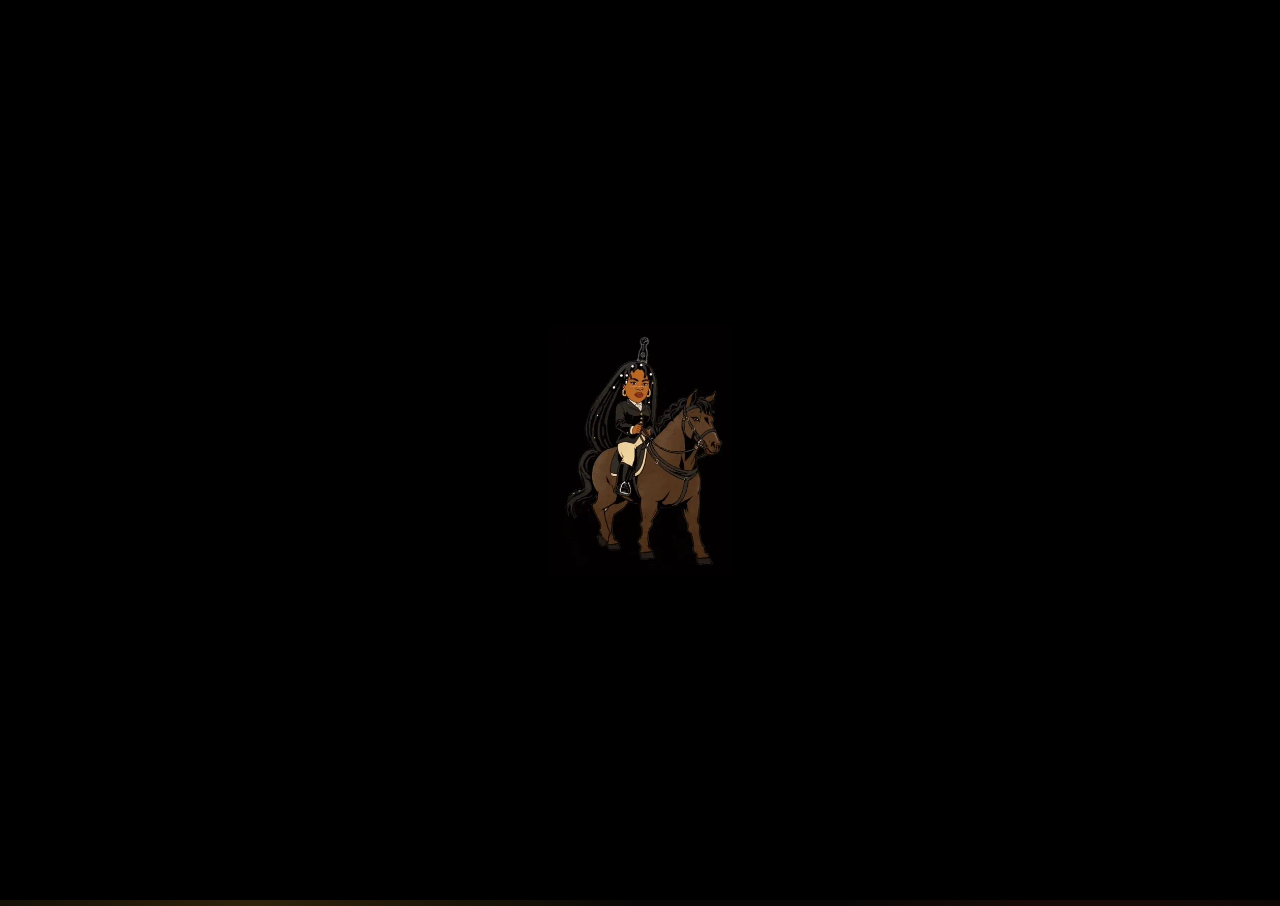
<file: index.html>
<!DOCTYPE html>
<html lang="en">
<head>
  <meta charset="UTF-8">
  <meta name="viewport" content="width=device-width, initial-scale=1.0">
  <title>Angelika Belle | Nigerian Singer, Songwriter & Performer</title>
  <meta name="description" content="Official website of Angelika Belle, a Nigerian singer, songwriter and performer blending Afro-Reggaeton, R&B, soul, reggae and Afrobeats.">
  <link rel="canonical" href="https://angelikabelle.com/">
  <meta property="og:type" content="website">
  <meta property="og:site_name" content="Angelika Belle">
  <meta property="og:title" content="Angelika Belle | Nigerian Singer, Songwriter & Performer">
  <meta property="og:description" content="Angelika Belle blends calm vocals with infectious bounce, creating Afro-Reggaeton, R&B, reggae and Afrobeats records.">
  <meta property="og:url" content="https://angelikabelle.com/">
  <meta property="og:image" content="https://angelikabelle.com/assets/images/home-hero.jpg">
  <meta name="twitter:card" content="summary_large_image">
  <meta name="twitter:title" content="Angelika Belle | Nigerian Singer, Songwriter & Performer">
  <meta name="twitter:description" content="Official website of Angelika Belle, Nigerian singer, songwriter and performer.">
  <meta name="twitter:image" content="https://angelikabelle.com/assets/images/home-hero.jpg">
  <script type="application/ld+json">
  {
    "@context": "https://schema.org",
    "@graph": [
      {
        "@type": "WebSite",
        "@id": "https://angelikabelle.com/#website",
        "name": "Angelika Belle",
        "url": "https://angelikabelle.com/",
        "inLanguage": "en"
      },
      {
        "@type": "Person",
        "@id": "https://angelikabelle.com/#angelika-belle",
        "name": "Angelika Belle",
        "url": "https://angelikabelle.com/",
        "image": "https://angelikabelle.com/assets/images/home-hero.jpg",
        "jobTitle": "Singer, songwriter and performer",
        "nationality": "Nigerian",
        "birthPlace": {
          "@type": "Place",
          "name": "Port Harcourt, Rivers State, Nigeria"
        },
        "homeLocation": {
          "@type": "Place",
          "name": "Lagos, Nigeria"
        },
        "genre": ["Afro-Reggaeton", "R&B", "Soul", "Reggae", "Afrobeats", "Alternative"],
        "description": "Angelika Belle is a Nigerian singer, songwriter and performer blending Afro-Reggaeton, R&B, soul, reggae and Afrobeats.",
        "sameAs": [
          "https://open.spotify.com/artist/2YsWO9qpA0NxmChqDrpA8Y",
          "https://music.apple.com/ng/artist/angelika-belle/1464007527",
          "https://www.youtube.com/@angelikabelle",
          "https://www.deezer.com/en/artist/135697372",
          "https://tidal.com/artist/25813249",
          "https://instagram.com/angelika_belle",
          "https://tiktok.com/@angelika_belle",
          "https://x.com/angelika_belle",
          "https://audiomack.com/angelika_belle"
        ]
      },
      {
        "@type": "WebPage",
        "@id": "https://angelikabelle.com/#webpage",
        "url": "https://angelikabelle.com/",
        "name": "Angelika Belle Official Website",
        "isPartOf": { "@id": "https://angelikabelle.com/#website" },
        "about": { "@id": "https://angelikabelle.com/#angelika-belle" },
        "primaryImageOfPage": {
          "@type": "ImageObject",
          "url": "https://angelikabelle.com/assets/images/home-hero.jpg"
        }
      }
    ]
  }
  </script>
  <link rel="stylesheet" href="/assets/fonts/fonts.css">
  <link rel="icon" type="image/svg+xml" href="/assets/favicon-ab.svg">
  <link rel="stylesheet" href="/css/style.css">
</head>
<body class="page-home">

  <div class="loader" id="loader">
    <img src="/assets/images/ab-loader.webp" alt="Loading" class="loader-image" width="358" height="491" decoding="async">
  </div>

  <nav class="nav" id="nav">
    <a href="/" class="nav-logo">Angelika Belle</a>
    <div class="nav-links" id="navLinks">
      <a href="/" aria-current="page">Home</a>
      <a href="/about/">About</a>
      <a href="/music/">Music</a>
      <a href="/press/">Press</a>
      <a href="/contact/">Contact</a>
    </div>
<button class="nav-toggle" id="navToggle" aria-label="Toggle menu">
          <img src="/assets/icons/menu.svg" alt="" width="24" height="24" loading="lazy" decoding="async">
        </button>
  </nav>

  <div class="mobile-menu" id="mobileMenu">
    <div class="mobile-menu-inner">
      <a href="/" aria-current="page" data-mobile-link>Home</a>
      <a href="/about/" data-mobile-link>About</a>
      <a href="/music/" data-mobile-link>Music</a>
      <a href="/press/" data-mobile-link>Press</a>
      <a href="/contact/" data-mobile-link>Contact</a>
      <div class="mobile-menu-socials">
        <a href="https://instagram.com/angelika_belle" target="_blank" rel="noopener noreferrer">IG</a>
        <a href="https://x.com/angelika_belle" target="_blank" rel="noopener noreferrer">X</a>
        <a href="https://tiktok.com/@angelika_belle" target="_blank" rel="noopener noreferrer">TT</a>
      </div>
    </div>
  </div>

  <main>
    <section class="hero hero-home" id="home">
      <div class="hero-bg-image" data-parallax data-parallax-speed="0.16">
        <picture>
          <source srcset="/assets/images/home-hero.webp" type="image/webp">
          <img src="/assets/images/home-hero.jpg" alt="Angelika Belle" width="1448" height="1086" fetchpriority="high" decoding="async">
        </picture>
      </div>
      <div class="hero-grain"></div>
      <div class="hero-overlay"></div>
      <div class="hero-content">
        <div class="hero-home-copy">
        <h1 class="sr-only">Angelika Belle official website</h1>
        <p class="hero-deck anim-up d2">
          Angelika Belle blends calm vocals with infectious bounce, creating a sound that feels smooth, confident and impossible to resist.
        </p>
        <div class="hero-btns anim-up d3">
          <a href="/music/" class="btn btn-hot">Enter Music</a>
          <a href="/about/" class="btn btn-ghost">Read Her Story</a>
        </div>
        </div>
      </div>
      <div class="hero-socials hero-socials-home anim-up d3">
        <a href="https://open.spotify.com/artist/2YsWO9qpA0NxmChqDrpA8Y" class="social-circle" aria-label="Spotify" target="_blank" rel="noopener noreferrer">
          <svg width="20" height="20" viewBox="0 0 24 24" fill="currentColor"><path d="M12 0C5.4 0 0 5.4 0 12s5.4 12 12 12 12-5.4 12-12S18.66 0 12 0zm5.521 17.34c-.24.359-.66.48-1.021.24-2.82-1.74-6.36-2.101-10.561-1.141-.418.122-.779-.179-.899-.539-.12-.421.18-.78.54-.9 4.56-1.021 8.52-.6 11.64 1.32.42.18.479.659.301 1.02zm1.44-3.3c-.301.42-.841.6-1.262.3-3.239-1.98-8.159-2.58-11.939-1.38-.479.12-1.02-.12-1.14-.6-.12-.48.12-1.021.6-1.141C9.6 9.9 15 10.561 18.72 12.84c.361.181.54.78.241 1.2zm.12-3.36C15.24 8.4 8.82 8.16 5.16 9.301c-.6.179-1.2-.181-1.38-.721-.18-.601.18-1.2.72-1.381 4.26-1.26 11.28-1.02 15.721 1.621.539.3.719 1.02.419 1.56-.299.421-1.02.599-1.559.3z"/></svg>
        </a>
        <a href="https://music.apple.com/ng/artist/angelika-belle/1464007527" class="social-circle" aria-label="Apple Music" target="_blank" rel="noopener noreferrer">
          <svg width="20" height="20" viewBox="0 0 24 24" fill="currentColor"><path d="M18.71 19.5c-.83 1.24-1.71 2.45-3.05 2.47-1.34.03-1.77-.79-3.29-.79-1.53 0-2 .77-3.27.82-1.31.05-2.3-1.32-3.14-2.53C4.25 17 2.94 12.45 4.7 9.39c.87-1.52 2.43-2.48 4.12-2.51 1.28-.02 2.5.87 3.29.87.78 0 2.26-1.07 3.8-.91.65.03 2.47.26 3.64 1.98-.09.06-2.17 1.28-2.15 3.81.03 3.02 2.65 4.03 2.68 4.04-.03.07-.42 1.44-1.38 2.83M13 3.5c.73-.83 1.94-1.46 2.94-1.5.13 1.17-.34 2.35-1.04 3.19-.69.85-1.83 1.51-2.95 1.42-.15-1.15.41-2.35 1.05-3.11z"/></svg>
        </a>
        <a href="https://www.youtube.com/@angelikabelle" class="social-circle" aria-label="YouTube" target="_blank" rel="noopener noreferrer">
          <svg width="20" height="20" viewBox="0 0 24 24" fill="currentColor"><path d="M23.498 6.186a3.016 3.016 0 0 0-2.122-2.136C19.505 3.545 12 3.545 12 3.545s-7.505 0-9.377.505A3.017 3.017 0 0 0 .502 6.186C0 8.07 0 12 0 12s0 3.93.502 5.814a3.016 3.016 0 0 0 2.122 2.136c1.871.505 9.376.505 9.376.505s7.505 0 9.377-.505a3.015 3.015 0 0 0 2.122-2.136C24 15.93 24 12 24 12s0-3.93-.502-5.814zM9.545 15.568V8.432L15.818 12l-6.273 3.568z"/></svg>
        </a>
        <a href="https://audiomack.com/angelika_belle" class="social-circle" aria-label="Audiomack" target="_blank" rel="noopener noreferrer">
          <img src="/assets/icons/audiomack.svg" alt="" width="20" height="20" loading="lazy" decoding="async">
        </a>
        <a href="https://www.deezer.com/en/artist/135697372" class="social-circle" aria-label="Deezer" target="_blank" rel="noopener noreferrer">
          <img src="/assets/icons/deezer.svg" alt="" width="20" height="20" loading="lazy" decoding="async">
        </a>
        <a href="https://instagram.com/angelika_belle" class="social-circle" aria-label="Instagram" target="_blank" rel="noopener noreferrer">
          <svg width="20" height="20" viewBox="0 0 24 24" fill="currentColor"><path d="M12 2.163c3.204 0 3.584.012 4.85.07 3.252.148 4.771 1.691 4.919 4.919.058 1.265.069 1.645.069 4.849 0 3.205-.012 3.584-.069 4.849-.149 3.225-1.664 4.771-4.919 4.919-1.266.058-1.644.07-4.85.07-3.204 0-3.584-.012-4.849-.07-3.26-.149-4.771-1.699-4.919-4.92-.058-1.265-.07-1.644-.07-4.849 0-3.204.013-3.583.07-4.849.149-3.227 1.664-4.771 4.919-4.919 1.266-.057 1.645-.069 4.849-.069zM12 0C8.741 0 8.333.014 7.053.072 2.695.272.273 2.69.073 7.052.014 8.333 0 8.741 0 12c0 3.259.014 3.668.072 4.948.2 4.358 2.618 6.78 6.98 6.98C8.333 23.986 8.741 24 12 24c3.259 0 3.668-.014 4.948-.072 4.354-.2 6.782-2.618 6.979-6.98.059-1.28.073-1.689.073-4.948 0-3.259-.014-3.667-.072-4.947-.196-4.354-2.617-6.78-6.979-6.98C15.668.014 15.259 0 12 0zm0 5.838a6.162 6.162 0 100 12.324 6.162 6.162 0 000-12.324zM12 16a4 4 0 110-8 4 4 0 010 8zm6.406-11.845a1.44 1.44 0 100 2.881 1.44 1.44 0 000-2.881z"/></svg>
        </a>
        <a href="https://tiktok.com/@angelika_belle" class="social-circle" aria-label="TikTok" target="_blank" rel="noopener noreferrer">
          <svg width="20" height="20" viewBox="0 0 24 24" fill="currentColor"><path d="M12.525.02c1.31-.02 2.61-.01 3.91-.02.08 1.53.63 3.09 1.75 4.17 1.12 1.11 2.7 1.62 4.24 1.79v4.03c-1.44-.05-2.89-.35-4.2-.97-.57-.26-1.1-.59-1.62-.93-.01 2.92.01 5.84-.02 8.75-.08 1.4-.54 2.79-1.35 3.94-1.31 1.92-3.58 3.17-5.91 3.21-1.43.08-2.86-.31-4.08-1.03-2.02-1.19-3.44-3.37-3.65-5.71-.02-.5-.03-1-.01-1.49.18-1.9 1.12-3.72 2.58-4.96 1.66-1.44 3.98-2.13 6.15-1.72.02 1.48-.04 2.96-.04 4.44-.99-.32-2.15-.23-3.02.37-.63.41-1.11 1.04-1.36 1.75-.21.51-.15 1.07-.14 1.61.24 1.64 1.82 3.02 3.5 2.87 1.12-.01 2.19-.66 2.77-1.61.19-.33.4-.67.41-1.06.1-1.79.06-3.57.07-5.36.01-4.03-.01-8.05.02-12.07z"/></svg>
        </a>
        <a href="https://x.com/angelika_belle" class="social-circle" aria-label="X" target="_blank" rel="noopener noreferrer">
          <svg width="20" height="20" viewBox="0 0 24 24" fill="currentColor"><path d="M18.244 2.25h3.308l-7.227 8.26 8.502 11.24H16.17l-5.214-6.817L4.99 21.75H1.68l7.73-8.835L1.254 2.25H8.08l4.713 6.231zm-1.161 17.52h1.833L7.084 4.126H5.117z"/></svg>
        </a>
      </div>
    </section>
  </main>

  <script src="/js/main.js"></script>
</body>
</html>
</file>
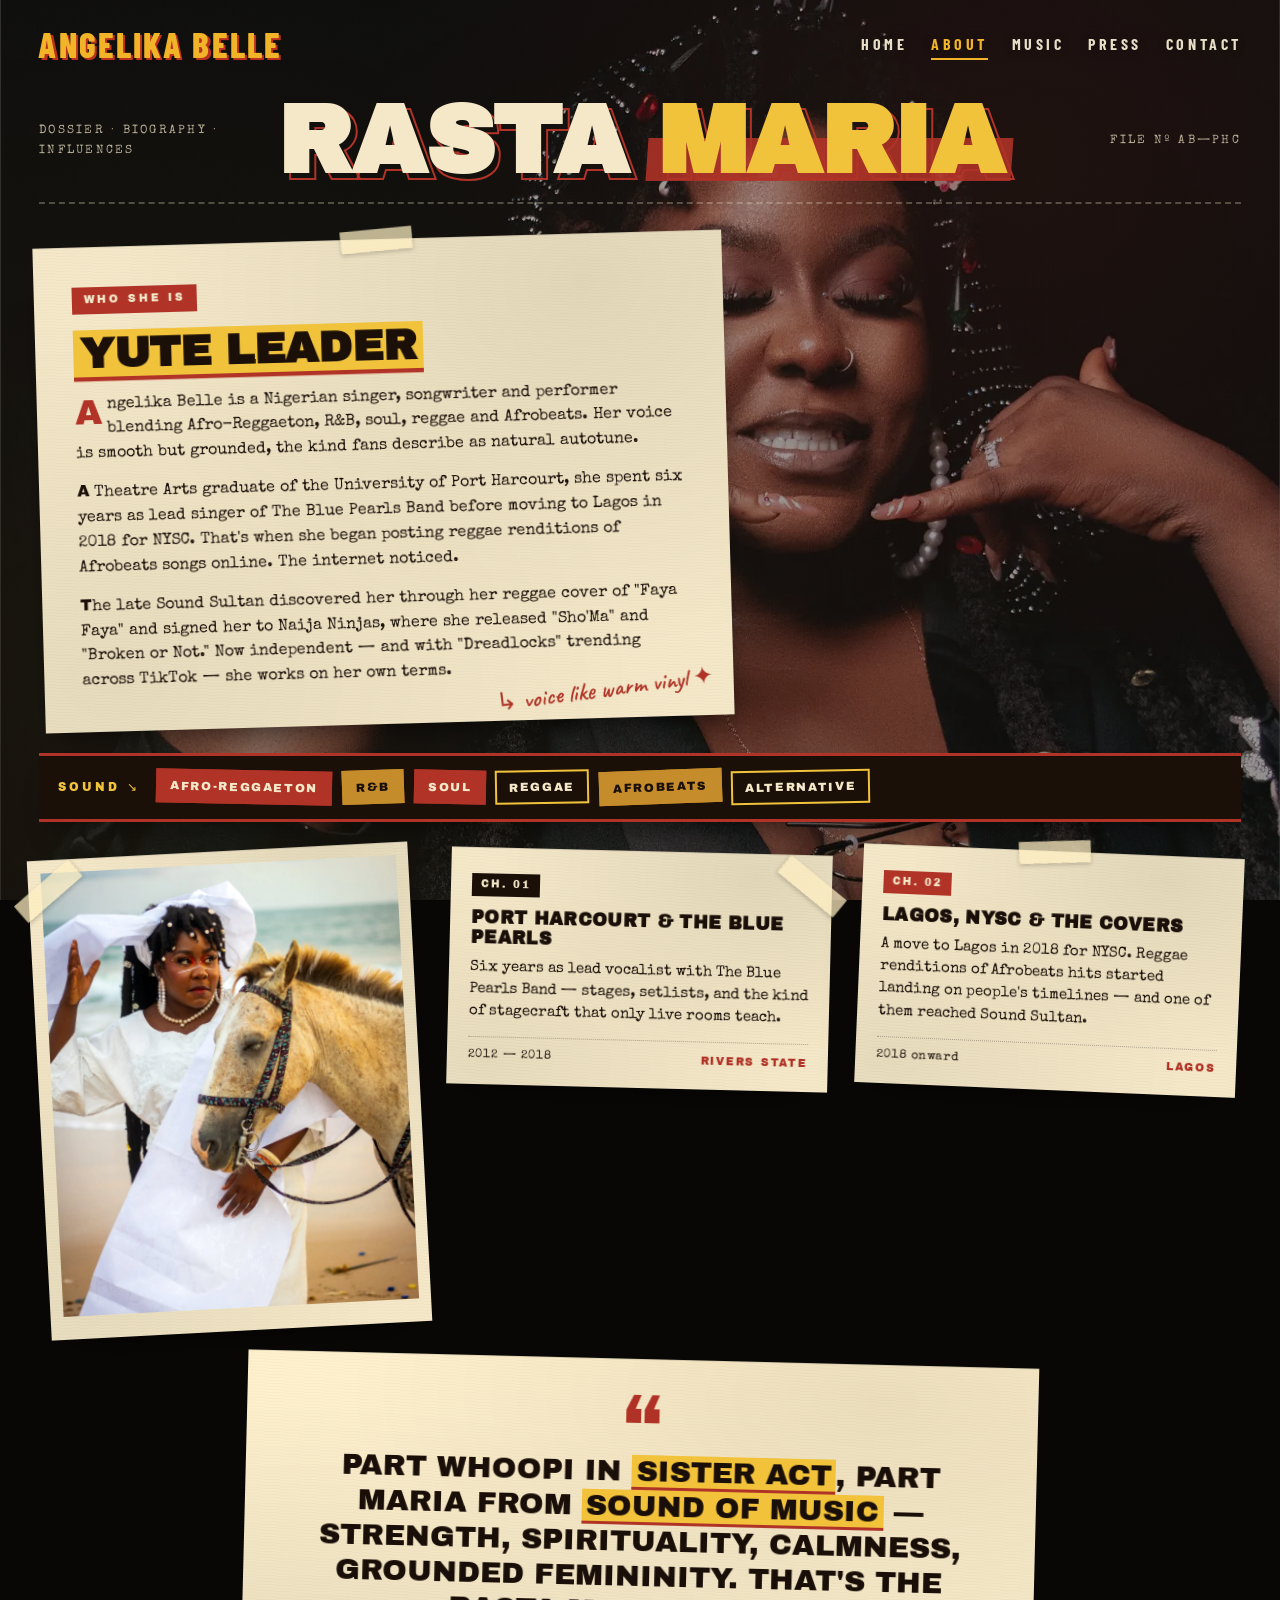
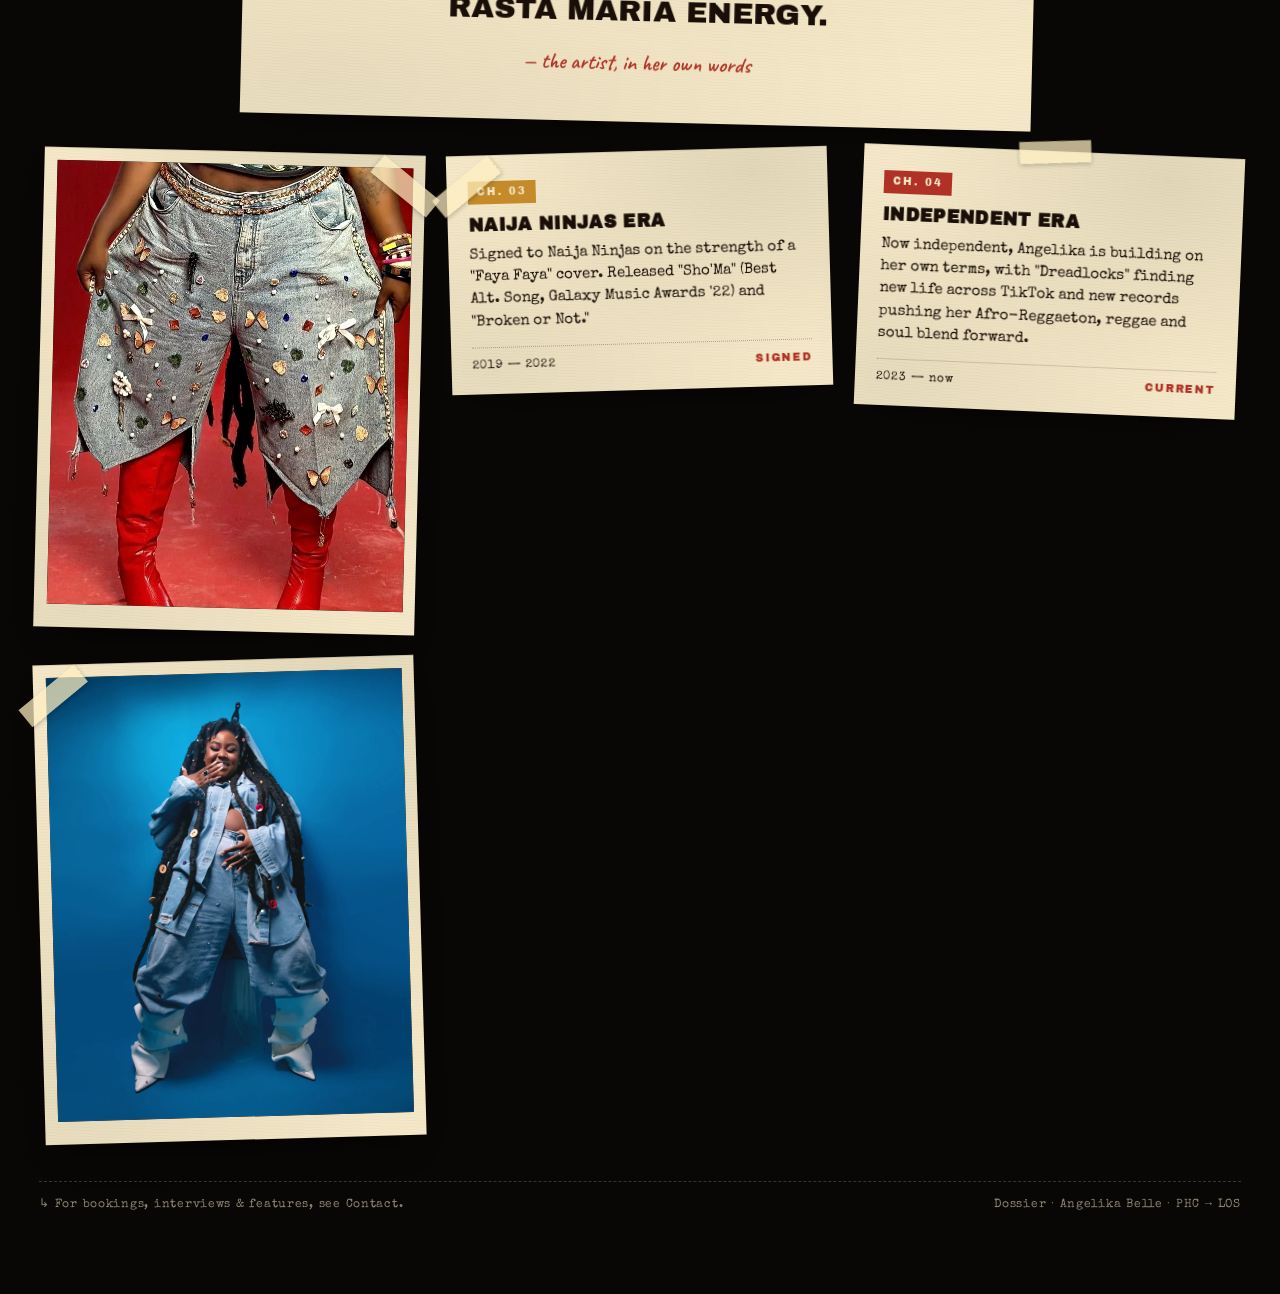
<file: about/index.html>
<!DOCTYPE html>
<html lang="en">
<head>
  <meta charset="UTF-8">
  <meta name="viewport" content="width=device-width, initial-scale=1.0">
  <title>About Angelika Belle | Nigerian Afro-Reggaeton, R&B & Reggae Artist</title>
  <meta name="description" content="Learn about Angelika Belle, the Port Harcourt-born Nigerian singer known as Rasta Maria, her Blue Pearls Band years, Sound Sultan discovery and independent era.">
  <link rel="canonical" href="https://angelikabelle.com/about/">
  <meta property="og:type" content="profile">
  <meta property="og:site_name" content="Angelika Belle">
  <meta property="og:title" content="About Angelika Belle | Nigerian Singer & Performer">
  <meta property="og:description" content="The story of Angelika Belle: Port Harcourt roots, Lagos momentum, Rasta Maria identity, Naija Ninjas era and independent releases.">
  <meta property="og:url" content="https://angelikabelle.com/about/">
  <meta property="og:image" content="https://angelikabelle.com/assets/images/about1.jpg">
  <meta name="twitter:card" content="summary_large_image">
  <meta name="twitter:title" content="About Angelika Belle | Nigerian Singer & Performer">
  <meta name="twitter:description" content="Read Angelika Belle's story, from Port Harcourt and The Blue Pearls Band to her independent era.">
  <meta name="twitter:image" content="https://angelikabelle.com/assets/images/about1.jpg">
  <script type="application/ld+json">
  {
    "@context": "https://schema.org",
    "@graph": [
      {
        "@type": "Person",
        "@id": "https://angelikabelle.com/#angelika-belle",
        "name": "Angelika Belle",
        "url": "https://angelikabelle.com/",
        "image": "https://angelikabelle.com/assets/images/about1.jpg",
        "alternateName": "Rasta Maria",
        "jobTitle": "Singer, songwriter and performer",
        "nationality": "Nigerian",
        "birthPlace": "Port Harcourt, Rivers State, Nigeria",
        "alumniOf": {
          "@type": "CollegeOrUniversity",
          "name": "University of Port Harcourt"
        },
        "genre": ["Afro-Reggaeton", "R&B", "Soul", "Reggae", "Afrobeats", "Alternative"],
        "description": "Angelika Belle is a Nigerian singer, songwriter and performer whose music blends Afro-Reggaeton, R&B, soul, reggae and Afrobeats."
      },
      {
        "@type": "AboutPage",
        "@id": "https://angelikabelle.com/about/#webpage",
        "url": "https://angelikabelle.com/about/",
        "name": "About Angelika Belle",
        "about": { "@id": "https://angelikabelle.com/#angelika-belle" },
        "mainEntity": { "@id": "https://angelikabelle.com/#angelika-belle" },
        "isPartOf": { "@id": "https://angelikabelle.com/#website" }
      }
    ]
  }
  </script>
  <link rel="stylesheet" href="/assets/fonts/fonts.css">
  <link rel="icon" type="image/svg+xml" href="/assets/favicon-ab.svg">
  <link rel="stylesheet" href="/css/style.css">
  <style>
    /* Release scroll lock */
    body.page-about,
    body.page-about main {
      height: auto;
      min-height: 100svh;
      overflow: visible;
    }

    .page-about {
      --paper: #f4e8c8;
      --paper-soft: #ead8ab;
      --paper-shadow: rgba(0,0,0,0.42);
      --ink-dark: #1a0f08;
      --stamp-red: #b03226;
      --stamp-gold: #c58b2a;
      --highlight: #f1c23a;
      --tape: rgba(255, 240, 195, 0.72);
      --font-type: "Special Elite", "Courier New", monospace;
      --font-stamp: "Archivo Black", "Impact", sans-serif;
      --font-hand: "Caveat", cursive;
    }

    .page-about .page-hero {
      align-items: flex-start;
      padding: clamp(4.5rem, 8vh, 6.5rem) 0 clamp(3rem, 6vh, 5rem);
      height: auto;
      min-height: 100svh;
      overflow: visible;
    }

    .page-about .page-hero-media {
      position: fixed;
      inset: 0;
      z-index: 0;
    }

    .page-about .page-hero-overlay {
      position: fixed;
      inset: 0;
      z-index: 1;
      background:
        linear-gradient(180deg, rgba(10,7,5,0.28), rgba(10,7,5,0.42)),
        radial-gradient(circle at 80% 18%, rgba(176, 50, 38, 0.14), transparent 52%),
        radial-gradient(circle at 12% 82%, rgba(197, 139, 42, 0.1), transparent 58%);
    }

    .page-about .page-hero-content {
      position: relative;
      z-index: 2;
      width: 100%;
      max-width: none;
      display: block;
    }

    .page-about .page-hero-media img {
      filter: saturate(0.86) contrast(1.04) brightness(0.92);
      object-position: center 30%;
    }

    /* ===== Board ===== */
    .about-board {
      position: relative;
      width: 100%;
      max-width: 1240px;
      margin: 0 auto;
      padding: clamp(0.8rem, 2vw, 1.6rem) clamp(0.6rem, 1.5vw, 1.2rem);
      color: var(--ink-dark);
    }

    /* ===== Heading ===== */
    .about-heading {
      display: grid;
      grid-template-columns: 1fr auto 1fr;
      align-items: center;
      gap: 1.5rem;
      margin-bottom: clamp(1.4rem, 3vw, 2.2rem);
      padding-bottom: 1.1rem;
      border-bottom: 2px dashed rgba(244, 232, 200, 0.28);
    }

    .about-heading-kicker {
      font-family: var(--font-type);
      font-size: 0.78rem;
      letter-spacing: 0.18em;
      text-transform: uppercase;
      color: var(--paper);
      opacity: 0.72;
    }

    .about-heading-kicker.right { text-align: right; }

    .about-heading-title {
      position: relative;
      font-family: var(--font-stamp);
      font-size: clamp(2.8rem, 8.4vw, 6rem);
      line-height: 0.9;
      letter-spacing: -0.015em;
      text-transform: uppercase;
      color: var(--paper);
      text-align: center;
      white-space: nowrap;
    }

    .about-heading-title::before {
      content: "Rasta Maria";
      position: absolute;
      inset: 0;
      color: transparent;
      -webkit-text-stroke: 2px var(--stamp-red);
      transform: translate(0.35rem, 0.35rem);
      z-index: -1;
    }

    .about-heading-title em {
      font-style: normal;
      color: var(--highlight);
      position: relative;
    }

    .about-heading-title em::after {
      content: "";
      position: absolute;
      left: -0.1em;
      right: -0.1em;
      bottom: 0.12em;
      height: 0.45em;
      background: var(--stamp-red);
      z-index: -1;
      transform: skew(-4deg);
      opacity: 0.88;
    }

    /* ===== Wall grid ===== */
    .about-wall {
      position: relative;
      display: grid;
      grid-template-columns: repeat(12, 1fr);
      gap: clamp(1rem, 2.5vw, 1.8rem);
    }

    /* Clipping base */
    .clip {
      position: relative;
      display: block;
      padding: 1.4rem 1.3rem 1.2rem;
      background: var(--paper);
      color: var(--ink-dark);
      box-shadow:
        0 1px 0 rgba(0,0,0,0.1) inset,
        0 14px 28px -14px var(--paper-shadow),
        0 22px 42px -28px rgba(0,0,0,0.6);
      transition: transform 0.35s var(--ease), box-shadow 0.35s var(--ease);
      isolation: isolate;
    }

    .clip::after {
      content: "";
      position: absolute;
      inset: 0;
      background:
        repeating-linear-gradient(3deg, rgba(26,15,8,0.025) 0 1px, transparent 1px 3px),
        radial-gradient(ellipse at 80% 10%, rgba(26,15,8,0.08), transparent 60%),
        radial-gradient(ellipse at 10% 90%, rgba(26,15,8,0.06), transparent 60%);
      pointer-events: none;
      mix-blend-mode: multiply;
      z-index: 0;
    }

    .clip > * { position: relative; z-index: 1; }

    .clip:hover { transform: translateY(-4px) rotate(0deg) !important; z-index: 5; }

    /* Tape */
    .clip::before {
      content: "";
      position: absolute;
      top: -10px;
      width: 72px;
      height: 22px;
      background: var(--tape);
      border-left: 1px dashed rgba(0,0,0,0.08);
      border-right: 1px dashed rgba(0,0,0,0.08);
      box-shadow: 0 2px 4px rgba(0,0,0,0.2);
      transform: rotate(-4deg);
      left: 50%;
      margin-left: -36px;
      z-index: 2;
    }

    .clip.tape-right::before { left: auto; right: -16px; margin-left: 0; transform: rotate(38deg); top: 20px; }
    .clip.tape-left::before { left: -16px; margin-left: 0; transform: rotate(-38deg); top: 20px; }
    .clip.no-tape::before { display: none; }

    .clip.tilt-l { transform: rotate(-1.6deg); }
    .clip.tilt-r { transform: rotate(1.4deg); }
    .clip.tilt-ll { transform: rotate(-3deg); }
    .clip.tilt-rr { transform: rotate(2.4deg); }

    /* ===== Lead intro clipping ===== */
    .clip-lead {
      grid-column: 1 / span 7;
      padding: clamp(1.8rem, 3vw, 2.6rem);
    }

    .clip-lead-tag {
      display: inline-block;
      padding: 0.3rem 0.7rem;
      background: var(--stamp-red);
      color: var(--paper);
      font-family: var(--font-stamp);
      font-size: 0.68rem;
      letter-spacing: 0.26em;
      text-transform: uppercase;
      margin-bottom: 1.1rem;
    }

    .clip-lead-hd {
      font-family: var(--font-stamp);
      font-size: clamp(1.7rem, 3.4vw, 2.7rem);
      line-height: 1.05;
      text-transform: uppercase;
      letter-spacing: -0.005em;
      margin-bottom: 1rem;
    }

    .clip-lead-hd mark {
      background: var(--highlight);
      padding: 0 0.15em;
      box-shadow: 0 0.1em 0 var(--stamp-red);
      color: var(--ink-dark);
    }

    .clip-lead-body {
      font-family: var(--font-type);
      font-size: 1rem;
      line-height: 1.55;
    }

    .clip-lead-body p + p { margin-top: 0.9rem; }

    .clip-lead-body p::first-letter {
      font-family: var(--font-stamp);
      font-size: 2.2em;
      float: left;
      line-height: 0.9;
      padding: 0.12em 0.12em 0 0;
      color: var(--stamp-red);
    }

    .clip-lead-body p + p::first-letter {
      font-size: 1em;
      float: none;
      padding: 0;
      color: inherit;
    }

    /* Handwritten margin note */
    .hand-note {
      position: absolute;
      font-family: var(--font-hand);
      font-size: 1.55rem;
      line-height: 1.05;
      color: var(--stamp-red);
      transform: rotate(-6deg);
      pointer-events: none;
      z-index: 4;
    }

    .hand-note::before {
      content: "↳ ";
    }

    /* Circle stamp */
    .stamp {
      position: absolute;
      top: 1rem;
      right: 1rem;
      width: 92px;
      height: 92px;
      border: 3px solid var(--stamp-red);
      border-radius: 50%;
      display: grid;
      place-items: center;
      text-align: center;
      font-family: var(--font-stamp);
      font-size: 0.6rem;
      letter-spacing: 0.16em;
      text-transform: uppercase;
      color: var(--stamp-red);
      line-height: 1.05;
      padding: 0.3rem;
      transform: rotate(-12deg);
      opacity: 0.88;
      background: rgba(244, 232, 200, 0.3);
      z-index: 3;
    }

    .stamp::before {
      content: "";
      position: absolute;
      inset: 4px;
      border: 1px solid var(--stamp-red);
      border-radius: 50%;
    }

    /* ===== Fact sheet card (right of lead) ===== */
    .clip-facts {
      grid-column: 8 / span 5;
      background:
        repeating-linear-gradient(0deg, transparent 0 22px, rgba(26,15,8,0.08) 22px 23px),
        var(--paper);
      padding: 1rem 1.1rem 0.8rem 2rem;
      align-self: start;
    }

    .clip-facts::before {
      content: "";
      position: absolute;
      left: 1.6rem;
      top: 0;
      bottom: 0;
      width: 1px;
      background: var(--stamp-red);
      opacity: 0.55;
      transform: none;
      height: auto;
      border: 0;
      box-shadow: none;
      margin: 0;
    }

    .clip-facts-title {
      font-family: var(--font-stamp);
      font-size: 1.14rem;
      letter-spacing: 0.08em;
      text-transform: uppercase;
      margin-bottom: 0.6rem;
      padding-bottom: 0;
      border-bottom: 0;
    }

    .fact-row {
      display: grid;
      grid-template-columns: 4.8rem 1fr;
      gap: 0.6rem;
      padding: 0.42rem 0;
      border-bottom: 1px dashed rgba(26,15,8,0.22);
      font-family: var(--font-type);
      font-size: 0.94rem;
      line-height: 1.33;
    }

    .fact-row:last-child { border-bottom: 0; padding-bottom: 0.05rem; }

    .fact-row .k {
      font-family: var(--font-stamp);
      font-size: 0.72rem;
      letter-spacing: 0.16em;
      text-transform: uppercase;
      color: var(--stamp-red);
      padding-top: 0.2rem;
    }

    .fact-row .v strong {
      display: block;
      font-family: var(--font-stamp);
      font-size: 0.9rem;
      letter-spacing: 0.03em;
      text-transform: uppercase;
      margin-bottom: 0.08rem;
    }

    .fact-row .v {
      color: rgba(26,15,8,0.82);
    }

    /* ===== Polaroid (portrait) ===== */
    .clip-polaroid {
      grid-column: span 4;
      padding: 0.8rem 0.8rem 1.4rem;
    }

    .clip-polaroid-media {
      aspect-ratio: 4 / 5;
      overflow: hidden;
      background: var(--ink-dark);
    }

    .clip-polaroid-media img {
      width: 100%;
      height: 100%;
      object-fit: cover;
      filter: saturate(0.86) contrast(1.05);
    }

    .clip-polaroid-caption {
      margin-top: 0.9rem;
      font-family: var(--font-hand);
      font-size: 1.4rem;
      line-height: 1.1;
      color: var(--ink-dark);
      text-align: center;
    }

    /* ===== Genre badges strip ===== */
    .clip-genres {
      grid-column: 1 / -1;
      background: var(--ink-dark);
      color: var(--paper);
      padding: 0.9rem 1.2rem;
      display: flex;
      flex-wrap: wrap;
      gap: 0.6rem;
      align-items: center;
      border-top: 3px solid var(--stamp-red);
      border-bottom: 3px solid var(--stamp-red);
    }

    .clip-genres::before { display: none; }
    .clip-genres::after { display: none; }

    .genre-label {
      font-family: var(--font-stamp);
      font-size: 0.72rem;
      letter-spacing: 0.26em;
      text-transform: uppercase;
      color: var(--highlight);
      margin-right: 0.4rem;
    }

    .genre-tag {
      display: inline-block;
      padding: 0.35rem 0.75rem;
      border: 2px solid var(--highlight);
      font-family: var(--font-stamp);
      font-size: 0.74rem;
      letter-spacing: 0.14em;
      text-transform: uppercase;
      color: var(--paper);
      transform: rotate(-1deg);
    }

    .genre-tag:nth-child(even) { transform: rotate(1.2deg); background: var(--stamp-red); border-color: var(--stamp-red); }
    .genre-tag:nth-child(3n) { transform: rotate(-2deg); background: var(--stamp-gold); border-color: var(--stamp-gold); color: var(--ink-dark); }

    /* ===== Story chapter clippings ===== */
    .clip-chapter {
      grid-column: span 4;
      align-self: start;
    }

    .chapter-num {
      display: inline-block;
      padding: 0.22rem 0.55rem;
      margin-bottom: 0.75rem;
      background: var(--ink-dark);
      color: var(--paper);
      font-family: var(--font-stamp);
      font-size: 0.64rem;
      letter-spacing: 0.22em;
      text-transform: uppercase;
    }

    .chapter-num.red { background: var(--stamp-red); }
    .chapter-num.gold { background: var(--stamp-gold); }

    .chapter-title {
      font-family: var(--font-stamp);
      font-size: 1.1rem;
      letter-spacing: 0.02em;
      text-transform: uppercase;
      margin-bottom: 0.55rem;
      line-height: 1.1;
    }

    .chapter-body {
      font-family: var(--font-type);
      font-size: 0.95rem;
      line-height: 1.45;
      color: var(--ink-dark);
    }

    .chapter-foot {
      display: flex;
      justify-content: space-between;
      align-items: center;
      margin-top: 0.9rem;
      padding-top: 0.55rem;
      border-top: 1px dotted rgba(26,15,8,0.3);
      font-family: var(--font-type);
      font-size: 0.72rem;
      letter-spacing: 0.05em;
    }

    .chapter-foot .pin {
      font-family: var(--font-stamp);
      font-size: 0.68rem;
      letter-spacing: 0.16em;
      text-transform: uppercase;
      color: var(--stamp-red);
    }

    /* ===== Pull quote ===== */
    .clip-pull {
      grid-column: 3 / span 8;
      padding: clamp(1.8rem, 3.2vw, 2.6rem);
      background:
        linear-gradient(180deg, #fff1cd, #f4e8c8);
      text-align: center;
    }

    .clip-pull-mark {
      font-family: var(--font-stamp);
      font-size: 5rem;
      line-height: 0.6;
      color: var(--stamp-red);
      margin-bottom: 0.4rem;
    }

    .clip-pull-text {
      font-family: var(--font-stamp);
      font-size: clamp(1.25rem, 2.4vw, 1.85rem);
      line-height: 1.18;
      text-transform: uppercase;
      color: var(--ink-dark);
    }

    .clip-pull-text mark {
      background: var(--highlight);
      color: var(--ink-dark);
      padding: 0 0.15em;
      box-shadow: 0 0.1em 0 var(--stamp-red);
    }

    .clip-pull-source {
      margin-top: 1rem;
      font-family: var(--font-hand);
      font-size: 1.4rem;
      color: var(--stamp-red);
    }

    /* ===== Collab list ===== */
    .clip-collabs {
      grid-column: span 8;
    }

    .collab-title {
      font-family: var(--font-stamp);
      font-size: 1rem;
      letter-spacing: 0.18em;
      text-transform: uppercase;
      margin-bottom: 0.85rem;
      padding-bottom: 0.45rem;
      border-bottom: 2px solid var(--ink-dark);
    }

    .collab-grid {
      display: grid;
      grid-template-columns: repeat(auto-fill, minmax(9rem, 1fr));
      gap: 0.4rem 0.8rem;
      font-family: var(--font-type);
      font-size: 0.95rem;
    }

    .collab-grid span {
      display: flex;
      align-items: baseline;
      gap: 0.35rem;
      padding: 0.2rem 0;
    }

    .collab-grid span::before {
      content: "✦";
      color: var(--stamp-red);
      font-size: 0.75rem;
    }

    /* ===== Footer note ===== */
    .about-note {
      grid-column: 1 / -1;
      margin-top: 0.8rem;
      display: flex;
      justify-content: space-between;
      align-items: center;
      gap: 1rem;
      font-family: var(--font-type);
      font-size: 0.76rem;
      letter-spacing: 0.06em;
      color: rgba(244, 232, 200, 0.55);
      padding-top: 0.8rem;
      border-top: 1px dashed rgba(244, 232, 200, 0.2);
    }

    /* ===== Responsive ===== */
    @media (max-width: 980px) {
      .page-about .page-hero-media,
      .page-about .page-hero-overlay {
        position: absolute;
      }
      .clip-lead { grid-column: 1 / -1; }
      .clip-facts { grid-column: 1 / -1; }
      .clip-polaroid { grid-column: span 6; }
      .clip-chapter { grid-column: span 6; }
      .clip-pull { grid-column: 1 / -1; }
      .clip-collabs { grid-column: 1 / -1; }
    }

    @media (max-width: 620px) {
      .about-heading { grid-template-columns: 1fr; text-align: center; }
      .about-heading-kicker, .about-heading-kicker.right { text-align: center; }
      .clip-polaroid, .clip-chapter { grid-column: 1 / -1; }
      .clip.tilt-l, .clip.tilt-r, .clip.tilt-ll, .clip.tilt-rr { transform: none; }
      .stamp { width: 72px; height: 72px; font-size: 0.52rem; }
      .hand-note { font-size: 1.2rem; }
      .clip-pull-mark { font-size: 3.4rem; }
    }
  </style>
</head>
<body class="page-inner page-about">

  <nav class="nav" id="nav">
    <a href="/" class="nav-logo">Angelika Belle</a>
    <div class="nav-links" id="navLinks">
      <a href="/">Home</a>
      <a href="/about/" aria-current="page">About</a>
      <a href="/music/">Music</a>
      <a href="/press/">Press</a>
      <a href="/contact/">Contact</a>
    </div>
    <button class="nav-toggle" id="navToggle" aria-label="Toggle menu">
      <img src="/assets/icons/menu.svg" alt="" width="24" height="24" loading="lazy" decoding="async">
    </button>
  </nav>

  <div class="mobile-menu" id="mobileMenu">
    <div class="mobile-menu-inner">
      <a href="/" data-mobile-link>Home</a>
      <a href="/about/" aria-current="page" data-mobile-link>About</a>
      <a href="/music/" data-mobile-link>Music</a>
      <a href="/press/" data-mobile-link>Press</a>
      <a href="/contact/" data-mobile-link>Contact</a>
      <div class="mobile-menu-socials">
        <a href="https://instagram.com/angelika_belle" target="_blank" rel="noopener noreferrer">IG</a>
        <a href="https://x.com/angelika_belle" target="_blank" rel="noopener noreferrer">X</a>
        <a href="https://tiktok.com/@angelika_belle" target="_blank" rel="noopener noreferrer">TT</a>
      </div>
    </div>
  </div>

  <main>
    <section class="page-hero">
      <div class="page-hero-media" data-parallax data-parallax-speed="0.08">
        <picture>
          <source srcset="/assets/images/hero2.webp" type="image/webp">
          <img src="/assets/images/hero2.JPG" alt="Angelika Belle portrait" width="1630" height="2200" fetchpriority="high" decoding="async">
        </picture>
      </div>
      <div class="page-hero-overlay"></div>

      <div class="container page-hero-content">
        <section class="about-board" aria-label="About Angelika Belle">

          <header class="about-heading">
            <div class="about-heading-kicker">Dossier · Biography · Influences</div>
            <h1 class="about-heading-title">Rasta <em>Maria</em></h1>
            <div class="about-heading-kicker right">File Nº AB—PHC</div>
          </header>

          <div class="about-wall">

            <article class="clip clip-lead tilt-l">
              <span class="clip-lead-tag">Who She Is</span>
              <h2 class="clip-lead-hd"><mark>YUTE LEADER</mark></h2>
              <div class="clip-lead-body">
                <p>Angelika Belle is a Nigerian singer, songwriter and performer blending Afro-Reggaeton, R&amp;B, soul, reggae and Afrobeats. Her voice is smooth but grounded, the kind fans describe as natural autotune.</p>
                <p>A Theatre Arts graduate of the University of Port Harcourt, she spent six years as lead singer of The Blue Pearls Band before moving to Lagos in 2018 for NYSC. That's when she began posting reggae renditions of Afrobeats songs online. The internet noticed.</p>
                <p>The late Sound Sultan discovered her through her reggae cover of "Faya Faya" and signed her to Naija Ninjas, where she released "Sho'Ma" and "Broken or Not." Now independent — and with "Dreadlocks" trending across TikTok — she works on her own terms.</p>
              </div>
              <span class="hand-note" style="bottom: 1rem; right: 1.2rem;">voice like warm vinyl ✦</span>
            </article>

            <div class="clip clip-genres no-tape">
              <span class="genre-label">Sound ↘</span>
              <span class="genre-tag">Afro-Reggaeton</span>
              <span class="genre-tag">R&amp;B</span>
              <span class="genre-tag">Soul</span>
              <span class="genre-tag">Reggae</span>
              <span class="genre-tag">Afrobeats</span>
              <span class="genre-tag">Alternative</span>
            </div>

            <div class="clip clip-polaroid tilt-ll tape-left">
              <div class="clip-polaroid-media">
                <picture>
                  <source srcset="/assets/images/about1.webp" type="image/webp">
                  <img src="/assets/images/about1.jpg" alt="Angelika Belle portrait" width="1467" height="2200" loading="lazy" decoding="async">
                </picture>
              </div>
            </div>

            <article class="clip clip-chapter tilt-r tape-right">
              <span class="chapter-num">Ch. 01</span>
              <h3 class="chapter-title">Port Harcourt &amp; the Blue Pearls</h3>
              <p class="chapter-body">Six years as lead vocalist with The Blue Pearls Band — stages, setlists, and the kind of stagecraft that only live rooms teach.</p>
              <div class="chapter-foot">
                <span>2012 — 2018</span>
                <span class="pin">Rivers State</span>
              </div>
            </article>

            <article class="clip clip-chapter tilt-rr">
              <span class="chapter-num red">Ch. 02</span>
              <h3 class="chapter-title">Lagos, NYSC &amp; the Covers</h3>
              <p class="chapter-body">A move to Lagos in 2018 for NYSC. Reggae renditions of Afrobeats hits started landing on people's timelines — and one of them reached Sound Sultan.</p>
              <div class="chapter-foot">
                <span>2018 onward</span>
                <span class="pin">Lagos</span>
              </div>
            </article>

            <div class="clip clip-pull no-tape tilt-r">
              <div class="clip-pull-mark">“</div>
              <p class="clip-pull-text">Part Whoopi in <mark>Sister Act</mark>, part Maria from <mark>Sound of Music</mark> — strength, spirituality, calmness, grounded femininity. That's the Rasta Maria energy.</p>
              <p class="clip-pull-source">— the artist, in her own words</p>
            </div>

            <div class="clip clip-polaroid tilt-r tape-right">
              <div class="clip-polaroid-media">
                <picture>
                  <source srcset="/assets/images/hero5.webp" type="image/webp">
                  <img src="/assets/images/hero5.jpeg" alt="Angelika Belle" width="690" height="920" loading="lazy" decoding="async">
                </picture>
              </div>
            </div>

            <article class="clip clip-chapter tilt-l tape-left">
              <span class="chapter-num gold">Ch. 03</span>
              <h3 class="chapter-title">Naija Ninjas Era</h3>
              <p class="chapter-body">Signed to Naija Ninjas on the strength of a "Faya Faya" cover. Released "Sho'Ma" (Best Alt. Song, Galaxy Music Awards '22) and "Broken or Not."</p>
              <div class="chapter-foot">
                <span>2019 — 2022</span>
                <span class="pin">Signed</span>
              </div>
            </article>

            <article class="clip clip-chapter tilt-rr">
              <span class="chapter-num red">Ch. 04</span>
              <h3 class="chapter-title">Independent Era</h3>
              <p class="chapter-body">Now independent, Angelika is building on her own terms, with "Dreadlocks" finding new life across TikTok and new records pushing her Afro-Reggaeton, reggae and soul blend forward.</p>
              <div class="chapter-foot">
                <span>2023 — now</span>
                <span class="pin">Current</span>
              </div>
            </article>

            <div class="clip clip-polaroid tilt-l tape-left">
              <div class="clip-polaroid-media">
                <picture>
                  <source srcset="/assets/images/hero1.webp" type="image/webp">
                  <img src="/assets/images/hero1.JPG" alt="Angelika Belle performing" width="1760" height="2200" loading="lazy" decoding="async">
                </picture>
              </div>
            </div>

            <div class="about-note">
              <span>↳ For bookings, interviews &amp; features, see Contact.</span>
              <span>Dossier · Angelika Belle · PHC → LOS</span>
            </div>

          </div>

        </section>
      </div>
    </section>
  </main>

  <script src="/js/main.js"></script>
</body>
</html>
</file>
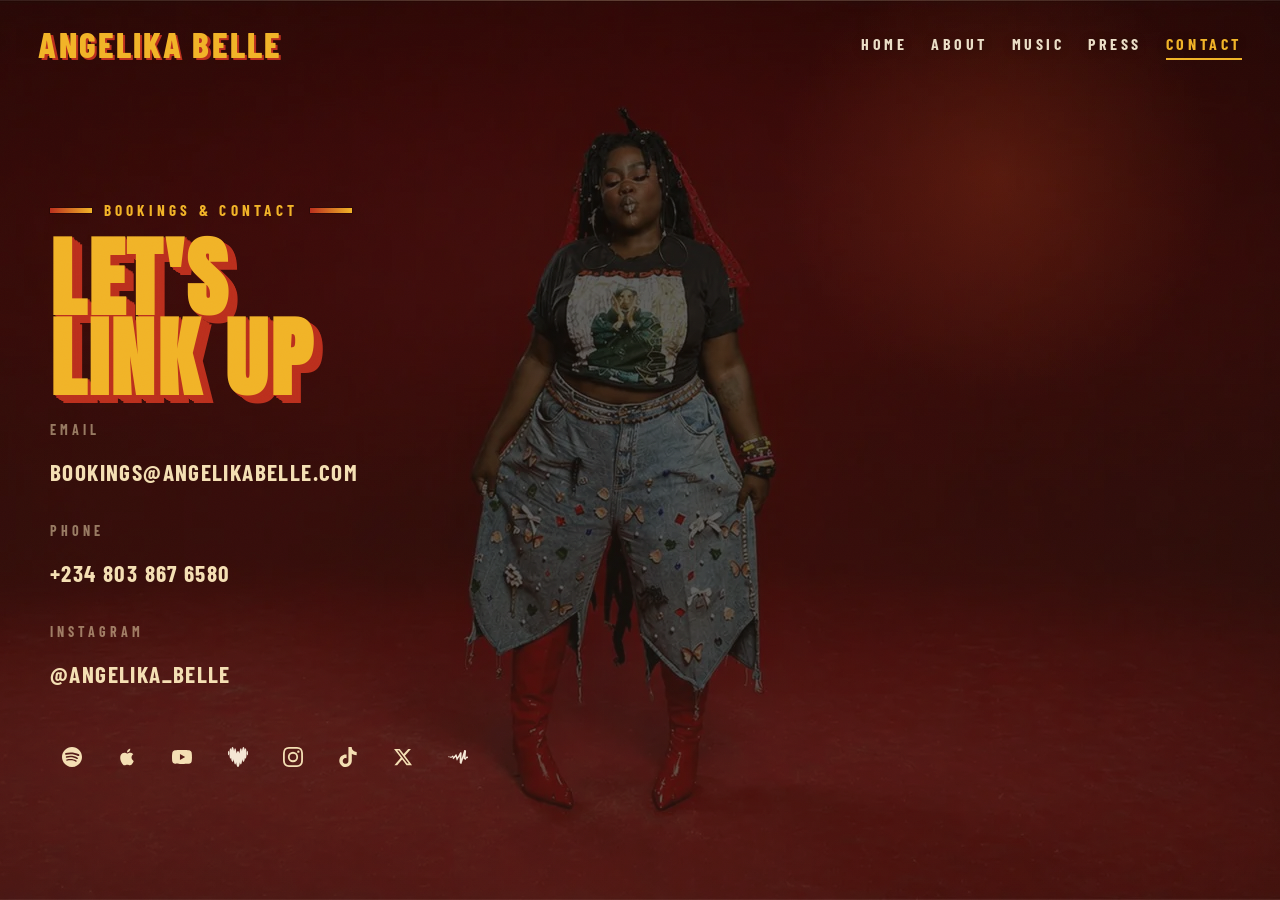
<file: contact/index.html>
<!DOCTYPE html>
<html lang="en">
<head>
  <meta charset="UTF-8">
  <meta name="viewport" content="width=device-width, initial-scale=1.0">
  <title>Contact Angelika Belle | Bookings, Press & Features</title>
  <meta name="description" content="Contact Angelika Belle for bookings, press enquiries, interviews, performances and music features.">
  <link rel="canonical" href="https://angelikabelle.com/contact/">
  <meta property="og:type" content="website">
  <meta property="og:site_name" content="Angelika Belle">
  <meta property="og:title" content="Contact Angelika Belle | Bookings, Press & Features">
  <meta property="og:description" content="Booking, press and feature enquiries for Nigerian singer and performer Angelika Belle.">
  <meta property="og:url" content="https://angelikabelle.com/contact/">
  <meta property="og:image" content="https://angelikabelle.com/assets/images/contact1.jpg">
  <meta name="twitter:card" content="summary_large_image">
  <meta name="twitter:title" content="Contact Angelika Belle | Bookings, Press & Features">
  <meta name="twitter:description" content="Contact Angelika Belle for bookings, interviews, performances and features.">
  <meta name="twitter:image" content="https://angelikabelle.com/assets/images/contact1.jpg">
  <script type="application/ld+json">
  {
    "@context": "https://schema.org",
    "@graph": [
      {
        "@type": "ContactPage",
        "@id": "https://angelikabelle.com/contact/#webpage",
        "url": "https://angelikabelle.com/contact/",
        "name": "Contact Angelika Belle",
        "description": "Booking, press and feature enquiries for Angelika Belle.",
        "about": { "@id": "https://angelikabelle.com/#angelika-belle" },
        "mainEntity": {
          "@type": "Person",
          "@id": "https://angelikabelle.com/#angelika-belle",
          "name": "Angelika Belle",
          "email": "bookings@angelikabelle.com",
          "telephone": "+2348038676580"
        }
      }
    ]
  }
  </script>
  <link rel="stylesheet" href="/assets/fonts/fonts.css">
  <link rel="icon" type="image/svg+xml" href="/assets/favicon-ab.svg">
  <link rel="stylesheet" href="/css/style.css">
</head>
<body class="page-inner page-contact">

  <nav class="nav" id="nav">
    <a href="/" class="nav-logo">Angelika Belle</a>
    <div class="nav-links" id="navLinks">
      <a href="/">Home</a>
      <a href="/about/">About</a>
      <a href="/music/">Music</a>
      <a href="/press/">Press</a>
      <a href="/contact/" aria-current="page">Contact</a>
    </div>
    <button class="nav-toggle" id="navToggle" aria-label="Toggle menu">
      <img src="/assets/icons/menu.svg" alt="" width="24" height="24" loading="lazy" decoding="async">
    </button>
  </nav>

  <div class="mobile-menu" id="mobileMenu">
    <div class="mobile-menu-inner">
      <a href="/" data-mobile-link>Home</a>
      <a href="/about/" data-mobile-link>About</a>
      <a href="/music/" data-mobile-link>Music</a>
      <a href="/press/" data-mobile-link>Press</a>
      <a href="/contact/" aria-current="page" data-mobile-link>Contact</a>
      <div class="mobile-menu-socials">
        <a href="https://instagram.com/angelika_belle" target="_blank" rel="noopener noreferrer">IG</a>
        <a href="https://x.com/angelika_belle" target="_blank" rel="noopener noreferrer">X</a>
        <a href="https://tiktok.com/@angelika_belle" target="_blank" rel="noopener noreferrer">TT</a>
      </div>
    </div>
  </div>

  <main>
    <section class="contact page-section page-section-top" id="contact">
      <div class="container">
        <div class="contact-layout contact-layout-single">
          <div class="contact-left">
            <div class="section-divider scroll-in">
              <span>Bookings &amp; Contact</span>
            </div>
            <h1 class="section-title section-title-light scroll-in sd1">Let's<br>Link Up</h1>
            <div class="contact-channels scroll-in sd2">
              <div class="channel">
                <h4>Email</h4>
                <a href="mailto:bookings@angelikabelle.com">bookings@angelikabelle.com</a>
              </div>
              <div class="channel">
                <h4>Phone</h4>
                <a href="tel:+2348038676580">+234 803 867 6580</a>
              </div>
              <div class="channel">
                <h4>Instagram</h4>
                <a href="https://instagram.com/angelika_belle" target="_blank" rel="noopener noreferrer">@angelika_belle</a>
              </div>
            </div>
            <div class="contact-socials scroll-in sd3">
              <a href="https://open.spotify.com/artist/2YsWO9qpA0NxmChqDrpA8Y" class="social-circle" aria-label="Spotify" target="_blank" rel="noopener noreferrer">
                <svg width="20" height="20" viewBox="0 0 24 24" fill="currentColor"><path d="M12 0C5.4 0 0 5.4 0 12s5.4 12 12 12 12-5.4 12-12S18.66 0 12 0zm5.521 17.34c-.24.359-.66.48-1.021.24-2.82-1.74-6.36-2.101-10.561-1.141-.418.122-.779-.179-.899-.539-.12-.421.18-.78.54-.9 4.56-1.021 8.52-.6 11.64 1.32.42.18.479.659.301 1.02zm1.44-3.3c-.301.42-.841.6-1.262.3-3.239-1.98-8.159-2.58-11.939-1.38-.479.12-1.02-.12-1.14-.6-.12-.48.12-1.021.6-1.141C9.6 9.9 15 10.561 18.72 12.84c.361.181.54.78.241 1.2zm.12-3.36C15.24 8.4 8.82 8.16 5.16 9.301c-.6.179-1.2-.181-1.38-.721-.18-.601.18-1.2.72-1.381 4.26-1.26 11.28-1.02 15.721 1.621.539.3.719 1.02.419 1.56-.299.421-1.02.599-1.559.3z"/></svg>
              </a>
              <a href="https://music.apple.com/ng/artist/angelika-belle/1464007527" class="social-circle" aria-label="Apple Music" target="_blank" rel="noopener noreferrer">
                <svg width="20" height="20" viewBox="0 0 24 24" fill="currentColor"><path d="M18.71 19.5c-.83 1.24-1.71 2.45-3.05 2.47-1.34.03-1.77-.79-3.29-.79-1.53 0-2 .77-3.27.82-1.31.05-2.3-1.32-3.14-2.53C4.25 17 2.94 12.45 4.7 9.39c.87-1.52 2.43-2.48 4.12-2.51 1.28-.02 2.5.87 3.29.87.78 0 2.26-1.07 3.8-.91.65.03 2.47.26 3.64 1.98-.09.06-2.17 1.28-2.15 3.81.03 3.02 2.65 4.03 2.68 4.04-.03.07-.42 1.44-1.38 2.83M13 3.5c.73-.83 1.94-1.46 2.94-1.5.13 1.17-.34 2.35-1.04 3.19-.69.85-1.83 1.51-2.95 1.42-.15-1.15.41-2.35 1.05-3.11z"/></svg>
              </a>
              <a href="https://www.youtube.com/@angelikabelle" class="social-circle" aria-label="YouTube" target="_blank" rel="noopener noreferrer">
                <svg width="20" height="20" viewBox="0 0 24 24" fill="currentColor"><path d="M23.498 6.186a3.016 3.016 0 0 0-2.122-2.136C19.505 3.545 12 3.545 12 3.545s-7.505 0-9.377.505A3.017 3.017 0 0 0 .502 6.186C0 8.07 0 12 0 12s0 3.93.502 5.814a3.016 3.016 0 0 0 2.122 2.136c1.871.505 9.376.505 9.376.505s7.505 0 9.377-.505a3.015 3.015 0 0 0 2.122-2.136C24 15.93 24 12 24 12s0-3.93-.502-5.814zM9.545 15.568V8.432L15.818 12l-6.273 3.568z"/></svg>
              </a>
              <a href="https://www.deezer.com/en/artist/135697372" class="social-circle" aria-label="Deezer" target="_blank" rel="noopener noreferrer">
                <img src="/assets/icons/deezer.svg" alt="" width="20" height="20" loading="lazy" decoding="async">
              </a>
              <a href="https://instagram.com/angelika_belle" class="social-circle" aria-label="Instagram" target="_blank" rel="noopener noreferrer">
                <svg width="20" height="20" viewBox="0 0 24 24" fill="currentColor"><path d="M12 2.163c3.204 0 3.584.012 4.85.07 3.252.148 4.771 1.691 4.919 4.919.058 1.265.069 1.645.069 4.849 0 3.205-.012 3.584-.069 4.849-.149 3.225-1.664 4.771-4.919 4.919-1.266.058-1.644.07-4.85.07-3.204 0-3.584-.012-4.849-.07-3.26-.149-4.771-1.699-4.919-4.92-.058-1.265-.07-1.644-.07-4.849 0-3.204.013-3.583.07-4.849.149-3.227 1.664-4.771 4.919-4.919 1.266-.057 1.645-.069 4.849-.069zM12 0C8.741 0 8.333.014 7.053.072 2.695.272.273 2.69.073 7.052.014 8.333 0 8.741 0 12c0 3.259.014 3.668.072 4.948.2 4.358 2.618 6.78 6.98 6.98C8.333 23.986 8.741 24 12 24c3.259 0 3.668-.014 4.948-.072 4.354-.2 6.782-2.618 6.979-6.98.059-1.28.073-1.689.073-4.948 0-3.259-.014-3.667-.072-4.947-.196-4.354-2.617-6.78-6.979-6.98C15.668.014 15.259 0 12 0zm0 5.838a6.162 6.162 0 100 12.324 6.162 6.162 0 000-12.324zM12 16a4 4 0 110-8 4 4 0 010 8zm6.406-11.845a1.44 1.44 0 100 2.881 1.44 1.44 0 000-2.881z"/></svg>
              </a>
              <a href="https://tiktok.com/@angelika_belle" class="social-circle" aria-label="TikTok" target="_blank" rel="noopener noreferrer">
                <svg width="20" height="20" viewBox="0 0 24 24" fill="currentColor"><path d="M12.525.02c1.31-.02 2.61-.01 3.91-.02.08 1.53.63 3.09 1.75 4.17 1.12 1.11 2.7 1.62 4.24 1.79v4.03c-1.44-.05-2.89-.35-4.2-.97-.57-.26-1.1-.59-1.62-.93-.01 2.92.01 5.84-.02 8.75-.08 1.4-.54 2.79-1.35 3.94-1.31 1.92-3.58 3.17-5.91 3.21-1.43.08-2.86-.31-4.08-1.03-2.02-1.19-3.44-3.37-3.65-5.71-.02-.5-.03-1-.01-1.49.18-1.9 1.12-3.72 2.58-4.96 1.66-1.44 3.98-2.13 6.15-1.72.02 1.48-.04 2.96-.04 4.44-.99-.32-2.15-.23-3.02.37-.63.41-1.11 1.04-1.36 1.75-.21.51-.15 1.07-.14 1.61.24 1.64 1.82 3.02 3.5 2.87 1.12-.01 2.19-.66 2.77-1.61.19-.33.4-.67.41-1.06.1-1.79.06-3.57.07-5.36.01-4.03-.01-8.05.02-12.07z"/></svg>
              </a>
              <a href="https://x.com/angelika_belle" class="social-circle" aria-label="X" target="_blank" rel="noopener noreferrer">
                <svg width="20" height="20" viewBox="0 0 24 24" fill="currentColor"><path d="M18.244 2.25h3.308l-7.227 8.26 8.502 11.24H16.17l-5.214-6.817L4.99 21.75H1.68l7.73-8.835L1.254 2.25H8.08l4.713 6.231zm-1.161 17.52h1.833L7.084 4.126H5.117z"/></svg>
              </a>
              <a href="https://audiomack.com/angelika_belle" class="social-circle" aria-label="Audiomack" target="_blank" rel="noopener noreferrer">
                <img src="/assets/icons/audiomack.svg" alt="" width="20" height="20" loading="lazy" decoding="async">
              </a>
            </div>
          </div>
        </div>
      </div>
    </section>
  </main>

  <script src="/js/main.js"></script>
</body>
</html>
</file>
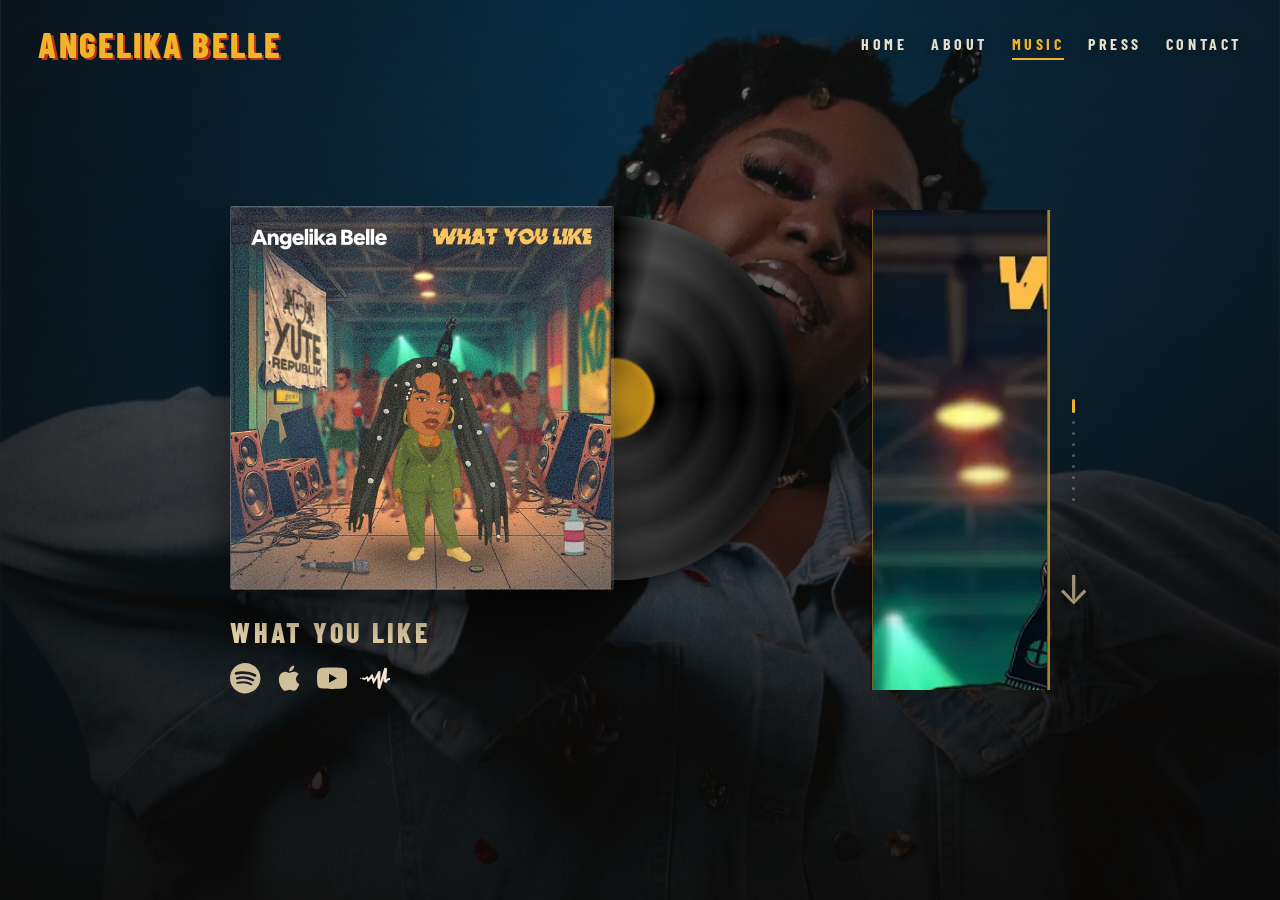
<file: music/index.html>
<!DOCTYPE html>
<html lang="en">
<head>
  <meta charset="UTF-8">
  <meta name="viewport" content="width=device-width, initial-scale=1.0">
  <title>Angelika Belle Music | Songs, Releases & Streaming Links</title>
  <meta name="description" content="Listen to Angelika Belle music, including What You Like, Dreadlocks, Dreadlocks Remix, Sho'Ma, My Love, Fall, Burn and more.">
  <link rel="canonical" href="https://angelikabelle.com/music/">
  <meta property="og:type" content="music.musician">
  <meta property="og:site_name" content="Angelika Belle">
  <meta property="og:title" content="Angelika Belle Music | Songs, Releases & Streaming Links">
  <meta property="og:description" content="Explore Angelika Belle releases and streaming links across Spotify, Apple Music, YouTube, Audiomack and more.">
  <meta property="og:url" content="https://angelikabelle.com/music/">
  <meta property="og:image" content="https://angelikabelle.com/assets/images/release%20-%20What%20You%20Like%202026.jpg">
  <meta name="twitter:card" content="summary_large_image">
  <meta name="twitter:title" content="Angelika Belle Music | Songs & Releases">
  <meta name="twitter:description" content="Listen to Angelika Belle releases including What You Like, Dreadlocks, Sho'Ma and My Love.">
  <meta name="twitter:image" content="https://angelikabelle.com/assets/images/release%20-%20What%20You%20Like%202026.jpg">
  <script type="application/ld+json">
  {
    "@context": "https://schema.org",
    "@graph": [
      {
        "@type": "CollectionPage",
        "@id": "https://angelikabelle.com/music/#webpage",
        "url": "https://angelikabelle.com/music/",
        "name": "Angelika Belle Music",
        "about": { "@id": "https://angelikabelle.com/#angelika-belle" },
        "mainEntity": {
          "@type": "ItemList",
          "name": "Angelika Belle releases",
          "itemListElement": [
            { "@type": "ListItem", "position": 1, "item": { "@type": "MusicRecording", "name": "What You Like", "byArtist": { "@id": "https://angelikabelle.com/#angelika-belle" }, "url": "https://music.apple.com/us/album/what-you-like-single/1877894327" } },
            { "@type": "ListItem", "position": 2, "item": { "@type": "MusicRecording", "name": "Dreadlocks (Remix)", "byArtist": { "@id": "https://angelikabelle.com/#angelika-belle" }, "url": "https://open.spotify.com/album/0sZBNxqbKNUDWTNYGkanDp" } },
            { "@type": "ListItem", "position": 3, "item": { "@type": "MusicRecording", "name": "Fall ft Fiokee", "byArtist": { "@id": "https://angelikabelle.com/#angelika-belle" }, "url": "https://open.spotify.com/track/29GgoWpyWmh4YdPOCZ1lM6" } },
            { "@type": "ListItem", "position": 4, "item": { "@type": "MusicRecording", "name": "My Love", "byArtist": { "@id": "https://angelikabelle.com/#angelika-belle" }, "url": "https://music.apple.com/ng/album/my-love-single/1691242661" } },
            { "@type": "ListItem", "position": 5, "item": { "@type": "MusicRecording", "name": "Sho'Ma", "byArtist": { "@id": "https://angelikabelle.com/#angelika-belle" }, "url": "https://music.apple.com/ng/song/sho-ma-feat-jennifer-rush/1571525535" } },
            { "@type": "ListItem", "position": 6, "item": { "@type": "MusicRecording", "name": "Dreadlocks", "byArtist": { "@id": "https://angelikabelle.com/#angelika-belle" }, "url": "https://music.apple.com/ng/album/dreadlock-single/1746216849" } }
          ]
        }
      }
    ]
  }
  </script>
  <link rel="stylesheet" href="/assets/fonts/fonts.css">
  <link rel="icon" type="image/svg+xml" href="/assets/favicon-ab.svg">
  <link rel="stylesheet" href="/css/style.css">
</head>
<body class="page-inner page-music">

  <nav class="nav" id="nav">
    <a href="/" class="nav-logo">Angelika Belle</a>
    <div class="nav-links" id="navLinks">
      <a href="/">Home</a>
      <a href="/about/">About</a>
      <a href="/music/" aria-current="page">Music</a>
      <a href="/press/">Press</a>
      <a href="/contact/">Contact</a>
    </div>
    <button class="nav-toggle" id="navToggle" aria-label="Toggle menu">
      <img src="/assets/icons/menu.svg" alt="" width="24" height="24" loading="lazy" decoding="async">
    </button>
  </nav>

  <div class="mobile-menu" id="mobileMenu">
    <div class="mobile-menu-inner">
      <a href="/" data-mobile-link>Home</a>
      <a href="/about/" data-mobile-link>About</a>
      <a href="/music/" aria-current="page" data-mobile-link>Music</a>
      <a href="/press/" data-mobile-link>Press</a>
      <a href="/contact/" data-mobile-link>Contact</a>
      <div class="mobile-menu-socials">
        <a href="https://instagram.com/angelika_belle" target="_blank" rel="noopener noreferrer">IG</a>
        <a href="https://x.com/angelika_belle" target="_blank" rel="noopener noreferrer">X</a>
        <a href="https://tiktok.com/@angelika_belle" target="_blank" rel="noopener noreferrer">TT</a>
      </div>
    </div>
  </div>

  <main>
    <section class="page-hero page-hero-music">
      <div class="page-hero-media" data-parallax data-parallax-speed="0.1">
        <picture>
          <source srcset="/assets/images/hero3.webp" type="image/webp">
          <img src="/assets/images/hero3.JPG" alt="Angelika Belle music hero" width="1639" height="2200" fetchpriority="high" decoding="async">
        </picture>
      </div>
      <div class="page-hero-overlay"></div>
      
      <div class="container page-hero-content">
        <div class="release-player" id="releasePlayer" data-initial-index="0">
          
          <!-- BIG FEATURED AREA (Left) -->
          <div class="release-featured" id="featuredRelease">
            <div class="release-sleeve">
              <!-- The vinyl record is injected via CSS ::after -->
              <img src="/assets/images/release - What You Like 2026.webp" alt="What You Like" id="featuredImg" width="1200" height="1200" decoding="async">
            </div>
            <div class="release-featured-info">
              <h3 class="release-featured-title" id="featuredTitle">What You Like</h3>
              <div class="release-links" id="featuredLinks">
                <!-- Links will be dynamically updated by JS -->
                <a href="https://open.spotify.com/album/3Im5jsHHzlIuIhIqN92DNZ?si=1&nd=1&dlsi=f3da75b918064ee2" class="release-link" data-platform="spotify" title="Spotify" target="_blank" rel="noopener noreferrer">
                  <svg width="24" height="24" viewBox="0 0 24 24" fill="currentColor"><path d="M12 0C5.4 0 0 5.4 0 12s5.4 12 12 12 12-5.4 12-12S18.66 0 12 0zm5.521 17.34c-.24.359-.66.48-1.021.24-2.82-1.74-6.36-2.101-10.561-1.141-.418.122-.779-.179-.899-.539-.12-.421.18-.78.54-.9 4.56-1.021 8.52-.6 11.64 1.32.42.18.479.659.301 1.02zm1.44-3.3c-.301.42-.841.6-1.262.3-3.239-1.98-8.159-2.58-11.939-1.38-.479.12-1.02-.12-1.14-.6-.12-.48.12-1.021.6-1.141C9.6 9.9 15 10.561 18.72 12.84c.361.181.54.78.241 1.2zm.12-3.36C15.24 8.4 8.82 8.16 5.16 9.301c-.6.179-1.2-.181-1.38-.721-.18-.601.18-1.2.72-1.381 4.26-1.26 11.28-1.02 15.721 1.621.539.3.719 1.02.419 1.56-.299.421-1.02.599-1.559.3z"/></svg>
                </a>
                <a href="https://music.apple.com/us/album/what-you-like-single/1877894327" class="release-link" data-platform="apple" title="Apple Music" target="_blank" rel="noopener noreferrer">
                  <svg width="24" height="24" viewBox="0 0 24 24" fill="currentColor"><path d="M18.71 19.5c-.83 1.24-1.71 2.45-3.05 2.47-1.34.03-1.77-.79-3.29-.79-1.53 0-2 .77-3.27.82-1.31.05-2.3-1.32-3.14-2.53C4.25 17 2.94 12.45 4.7 9.39c.87-1.52 2.43-2.48 4.12-2.51 1.28-.02 2.5.87 3.29.87.78 0 2.26-1.07 3.8-.91.65.03 2.47.26 3.64 1.98-.09.06-2.17 1.28-2.15 3.81.03 3.02 2.65 4.03 2.68 4.04-.03.07-.42 1.44-1.38 2.83M13 3.5c.73-.83 1.94-1.46 2.94-1.5.13 1.17-.34 2.35-1.04 3.19-.69.85-1.83 1.51-2.95 1.42-.15-1.15.41-2.35 1.05-3.11z"/></svg>
                </a>
                <a href="https://www.youtube.com/watch?v=a4DGXqqy0M4&list=OLAK5uy_kscFLRUIQIiC4fAb8mkAQQVLJJwhYZG60&index=1" class="release-link" data-platform="youtube" title="YouTube Music" target="_blank" rel="noopener noreferrer">
                  <svg width="24" height="24" viewBox="0 0 24 24" fill="currentColor"><path d="M23.498 6.186a3.016 3.016 0 0 0-2.122-2.136C19.505 3.545 12 3.545 12 3.545s-7.505 0-9.377.505A3.017 3.017 0 0 0 .502 6.186C0 8.07 0 12 0 12s0 3.93.502 5.814a3.016 3.016 0 0 0 2.122 2.136c1.871.505 9.376.505 9.376.505s7.505 0 9.377-.505a3.015 3.015 0 0 0 2.122-2.136C24 15.93 24 12 24 12s0-3.93-.502-5.814zM9.545 15.568V8.432L15.818 12l-6.273 3.568z"/></svg>
                </a>
                <a href="https://audiomack.com/angelika_belle" class="release-link" data-platform="audiomack" title="Audiomack" target="_blank" rel="noopener noreferrer">
                  <img src="/assets/icons/audiomack.svg" alt="Audiomack" width="24" height="24" loading="lazy" decoding="async" style="filter: brightness(0) saturate(100%) invert(91%) sepia(10%) saturate(433%) hue-rotate(344deg) brightness(103%) contrast(91%);">
                </a>
              </div>
            </div>
          </div>

          <!-- STACK AREA (Right) -->
          <div class="release-stack-wrapper" style="position: relative;">
            <div class="release-stack" id="releaseStack">
              <!-- Items defined here, JS will help manage them -->
              <button type="button" class="release-stack-item is-active" data-index="0" data-title="What You Like" data-img="/assets/images/release - What You Like 2026.webp">
                <img src="/assets/images/release - What You Like 2026.webp" alt="What You Like" width="1200" height="1200" loading="lazy" decoding="async">
              </button>
              <button type="button" class="release-stack-item" data-index="1" data-title="Dreadlocks (Remix)" data-img="/assets/images/release - dreadlocks remix 2025.webp">
                <img src="/assets/images/release - dreadlocks remix 2025.webp" alt="Dreadlocks Remix" width="1200" height="1200" loading="lazy" decoding="async">
              </button>
              <button type="button" class="release-stack-item" data-index="2" data-title="Fall ft Fiokee" data-img="/assets/images/release - Fall ft Fiokee 2023.webp">
                <img src="/assets/images/release - Fall ft Fiokee 2023.webp" alt="Fall" width="360" height="360" loading="lazy" decoding="async">
              </button>
              <button type="button" class="release-stack-item" data-index="3" data-title="My Love" data-img="/assets/images/release - My Love 2023.webp">
                <img src="/assets/images/release - My Love 2023.webp" alt="My Love" width="360" height="360" loading="lazy" decoding="async">
              </button>
              <button type="button" class="release-stack-item" data-index="4" data-title="Sho'Ma" data-img="/assets/images/release - shoma 2021.webp">
                <img src="/assets/images/release - shoma 2021.webp" alt="Sho'Ma" width="416" height="416" loading="lazy" decoding="async">
              </button>
              <button type="button" class="release-stack-item" data-index="5" data-title="Dreadlocks" data-img="/assets/images/release - Dreadlocks 2020.webp">
                <img src="/assets/images/release - Dreadlocks 2020.webp" alt="Dreadlocks" width="600" height="600" loading="lazy" decoding="async">
              </button>
              <button type="button" class="release-stack-item" data-index="6" data-title="Burn" data-img="/assets/images/release - Burn 2020.webp">
                <img src="/assets/images/release - Burn 2020.webp" alt="Burn" width="1200" height="1200" loading="lazy" decoding="async">
              </button>
              <button type="button" class="release-stack-item" data-index="7" data-title="Turn on Your Light" data-img="/assets/images/release - turn on your light 2020.webp">
                <img src="/assets/images/release - turn on your light 2020.webp" alt="Turn on Your Light" width="1200" height="1200" loading="lazy" decoding="async">
              </button>
              <button type="button" class="release-stack-item" data-index="8" data-title="1n Day" data-img="/assets/images/release - 1n Day 2021.webp">
                <img src="/assets/images/release - 1n Day 2021.webp" alt="1n Day" width="500" height="500" loading="lazy" decoding="async">
              </button>
            </div>
            <div class="release-scroll-indicator" id="scrollIndicator">
              <span class="release-scroll-indicator-arrow" id="scrollArrowUp">↑</span>
              <div class="release-scroll-indicator-dots">
                <span class="release-scroll-dot is-active"></span>
                <span class="release-scroll-dot"></span>
                <span class="release-scroll-dot"></span>
                <span class="release-scroll-dot"></span>
                <span class="release-scroll-dot"></span>
                <span class="release-scroll-dot"></span>
                <span class="release-scroll-dot"></span>
                <span class="release-scroll-dot"></span>
                <span class="release-scroll-dot"></span>
              </div>
              <span class="release-scroll-indicator-arrow" id="scrollArrowDown">↓</span>
            </div>
          </div>

        </div>
      </div>
    </section>
  </main>

  <script src="/js/main.js"></script>
</body>
</html>
</file>
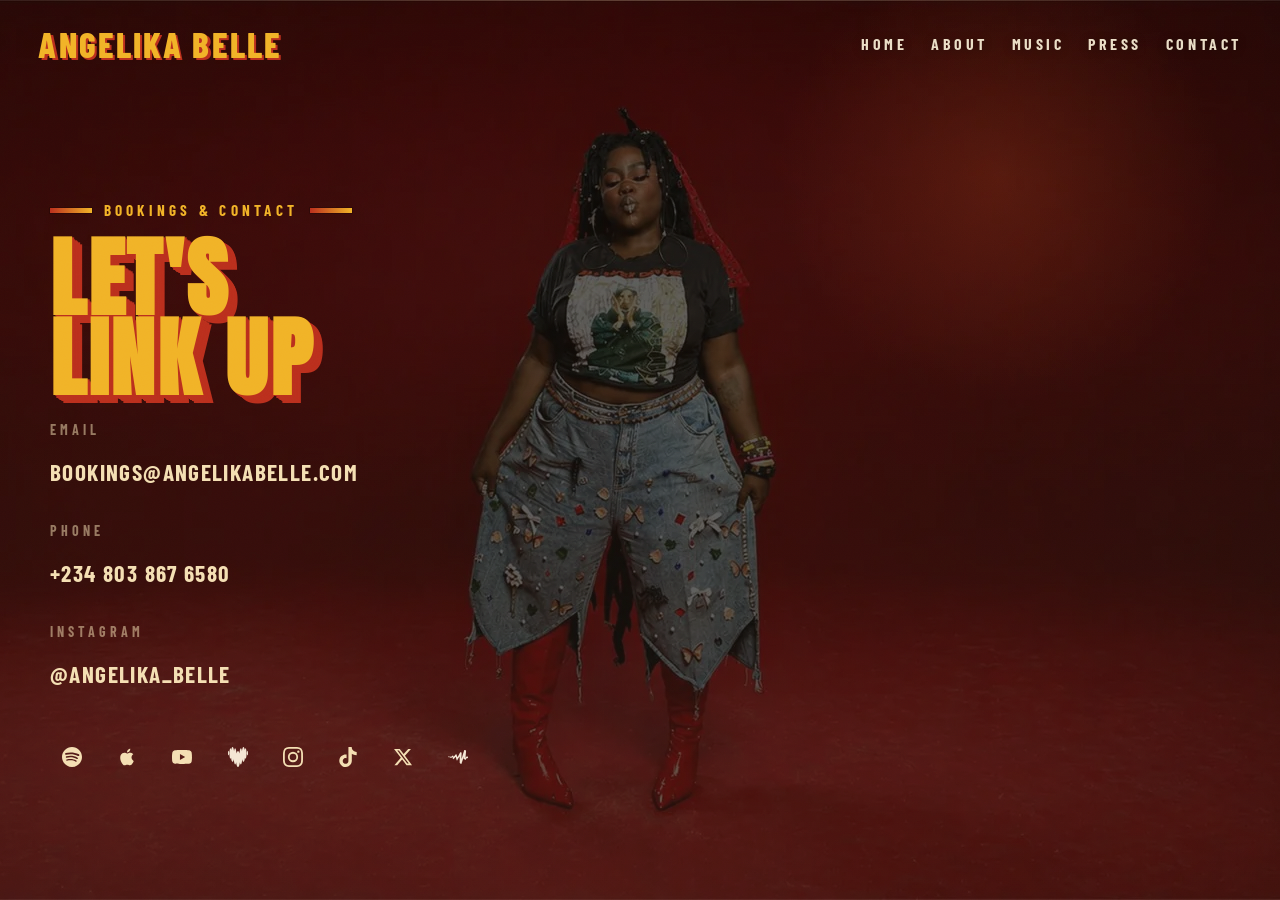
<file: contact.html>
<!DOCTYPE html>
<html lang="en">
<head>
  <meta charset="UTF-8">
  <meta name="viewport" content="width=device-width, initial-scale=1.0">
  <title>Contact Angelika Belle | Bookings, Press & Features</title>
  <meta name="description" content="Contact Angelika Belle for bookings, press enquiries, interviews, performances and music features.">
  <link rel="canonical" href="https://angelikabelle.com/contact.html">
  <meta property="og:type" content="website">
  <meta property="og:site_name" content="Angelika Belle">
  <meta property="og:title" content="Contact Angelika Belle | Bookings, Press & Features">
  <meta property="og:description" content="Booking, press and feature enquiries for Nigerian singer and performer Angelika Belle.">
  <meta property="og:url" content="https://angelikabelle.com/contact.html">
  <meta property="og:image" content="https://angelikabelle.com/assets/images/contact1.png">
  <meta name="twitter:card" content="summary_large_image">
  <meta name="twitter:title" content="Contact Angelika Belle | Bookings, Press & Features">
  <meta name="twitter:description" content="Contact Angelika Belle for bookings, interviews, performances and features.">
  <meta name="twitter:image" content="https://angelikabelle.com/assets/images/contact1.png">
  <script type="application/ld+json">
  {
    "@context": "https://schema.org",
    "@graph": [
      {
        "@type": "ContactPage",
        "@id": "https://angelikabelle.com/contact.html#webpage",
        "url": "https://angelikabelle.com/contact.html",
        "name": "Contact Angelika Belle",
        "description": "Booking, press and feature enquiries for Angelika Belle.",
        "about": { "@id": "https://angelikabelle.com/#angelika-belle" },
        "mainEntity": {
          "@type": "Person",
          "@id": "https://angelikabelle.com/#angelika-belle",
          "name": "Angelika Belle",
          "email": "bookings@angelikabelle.com",
          "telephone": "+2348038676580"
        }
      }
    ]
  }
  </script>
  <link rel="preconnect" href="https://fonts.googleapis.com">
  <link rel="preconnect" href="https://fonts.gstatic.com" crossorigin>
  <link href="https://fonts.googleapis.com/css2?family=Anton&family=Barlow+Condensed:wght@400;500;600;700;800&family=Caveat:wght@600;700&family=Inter:wght@400;500;600;700;800&display=swap" rel="stylesheet">
  <link rel="icon" type="image/svg+xml" href="assets/favicon-ab.svg">
  <link rel="stylesheet" href="css/style.css">
</head>
<body class="page-inner page-contact">

  <nav class="nav" id="nav">
    <a href="index.html" class="nav-logo">Angelika Belle</a>
    <div class="nav-links" id="navLinks">
      <a href="index.html">Home</a>
      <a href="about.html">About</a>
      <a href="music.html">Music</a>
      <a href="press.html">Press</a>
      <a href="contact.html">Contact</a>
    </div>
    <button class="nav-toggle" id="navToggle" aria-label="Toggle menu">
      <img src="assets/icons/menu.svg" alt="" width="24" height="24" loading="lazy">
    </button>
  </nav>

  <div class="mobile-menu" id="mobileMenu">
    <div class="mobile-menu-inner">
      <a href="index.html" data-mobile-link>Home</a>
      <a href="about.html" data-mobile-link>About</a>
      <a href="music.html" data-mobile-link>Music</a>
      <a href="press.html" data-mobile-link>Press</a>
      <a href="contact.html" data-mobile-link>Contact</a>
      <div class="mobile-menu-socials">
        <a href="https://instagram.com/angelika_belle" target="_blank" rel="noopener noreferrer">IG</a>
        <a href="https://x.com/angelika_belle" target="_blank" rel="noopener noreferrer">X</a>
        <a href="https://tiktok.com/@angelika_belle" target="_blank" rel="noopener noreferrer">TT</a>
      </div>
    </div>
  </div>

  <main>
    <section class="contact page-section page-section-top" id="contact">
      <div class="container">
        <div class="contact-layout contact-layout-single">
          <div class="contact-left">
            <div class="section-divider scroll-in">
              <span>Bookings &amp; Contact</span>
            </div>
            <h1 class="section-title section-title-light scroll-in sd1">Let's<br>Link Up</h1>
            <div class="contact-channels scroll-in sd2">
              <div class="channel">
                <h4>Email</h4>
                <a href="mailto:bookings@angelikabelle.com">bookings@angelikabelle.com</a>
              </div>
              <div class="channel">
                <h4>Phone</h4>
                <a href="tel:+2348038676580">+234 803 867 6580</a>
              </div>
              <div class="channel">
                <h4>Instagram</h4>
                <a href="https://instagram.com/angelika_belle" target="_blank" rel="noopener noreferrer">@angelika_belle</a>
              </div>
            </div>
            <div class="contact-socials scroll-in sd3">
              <a href="https://open.spotify.com/artist/2YsWO9qpA0NxmChqDrpA8Y" class="social-circle" aria-label="Spotify" target="_blank" rel="noopener noreferrer">
                <svg width="20" height="20" viewBox="0 0 24 24" fill="currentColor"><path d="M12 0C5.4 0 0 5.4 0 12s5.4 12 12 12 12-5.4 12-12S18.66 0 12 0zm5.521 17.34c-.24.359-.66.48-1.021.24-2.82-1.74-6.36-2.101-10.561-1.141-.418.122-.779-.179-.899-.539-.12-.421.18-.78.54-.9 4.56-1.021 8.52-.6 11.64 1.32.42.18.479.659.301 1.02zm1.44-3.3c-.301.42-.841.6-1.262.3-3.239-1.98-8.159-2.58-11.939-1.38-.479.12-1.02-.12-1.14-.6-.12-.48.12-1.021.6-1.141C9.6 9.9 15 10.561 18.72 12.84c.361.181.54.78.241 1.2zm.12-3.36C15.24 8.4 8.82 8.16 5.16 9.301c-.6.179-1.2-.181-1.38-.721-.18-.601.18-1.2.72-1.381 4.26-1.26 11.28-1.02 15.721 1.621.539.3.719 1.02.419 1.56-.299.421-1.02.599-1.559.3z"/></svg>
              </a>
              <a href="https://music.apple.com/ng/artist/angelika-belle/1464007527" class="social-circle" aria-label="Apple Music" target="_blank" rel="noopener noreferrer">
                <svg width="20" height="20" viewBox="0 0 24 24" fill="currentColor"><path d="M18.71 19.5c-.83 1.24-1.71 2.45-3.05 2.47-1.34.03-1.77-.79-3.29-.79-1.53 0-2 .77-3.27.82-1.31.05-2.3-1.32-3.14-2.53C4.25 17 2.94 12.45 4.7 9.39c.87-1.52 2.43-2.48 4.12-2.51 1.28-.02 2.5.87 3.29.87.78 0 2.26-1.07 3.8-.91.65.03 2.47.26 3.64 1.98-.09.06-2.17 1.28-2.15 3.81.03 3.02 2.65 4.03 2.68 4.04-.03.07-.42 1.44-1.38 2.83M13 3.5c.73-.83 1.94-1.46 2.94-1.5.13 1.17-.34 2.35-1.04 3.19-.69.85-1.83 1.51-2.95 1.42-.15-1.15.41-2.35 1.05-3.11z"/></svg>
              </a>
              <a href="https://www.youtube.com/@angelikabelle" class="social-circle" aria-label="YouTube" target="_blank" rel="noopener noreferrer">
                <svg width="20" height="20" viewBox="0 0 24 24" fill="currentColor"><path d="M23.498 6.186a3.016 3.016 0 0 0-2.122-2.136C19.505 3.545 12 3.545 12 3.545s-7.505 0-9.377.505A3.017 3.017 0 0 0 .502 6.186C0 8.07 0 12 0 12s0 3.93.502 5.814a3.016 3.016 0 0 0 2.122 2.136c1.871.505 9.376.505 9.376.505s7.505 0 9.377-.505a3.015 3.015 0 0 0 2.122-2.136C24 15.93 24 12 24 12s0-3.93-.502-5.814zM9.545 15.568V8.432L15.818 12l-6.273 3.568z"/></svg>
              </a>
              <a href="https://www.deezer.com/en/artist/135697372" class="social-circle" aria-label="Deezer" target="_blank" rel="noopener noreferrer">
                <img src="assets/icons/deezer.svg" alt="" width="20" height="20" loading="lazy" decoding="async">
              </a>
              <a href="https://instagram.com/angelika_belle" class="social-circle" aria-label="Instagram" target="_blank" rel="noopener noreferrer">
                <svg width="20" height="20" viewBox="0 0 24 24" fill="currentColor"><path d="M12 2.163c3.204 0 3.584.012 4.85.07 3.252.148 4.771 1.691 4.919 4.919.058 1.265.069 1.645.069 4.849 0 3.205-.012 3.584-.069 4.849-.149 3.225-1.664 4.771-4.919 4.919-1.266.058-1.644.07-4.85.07-3.204 0-3.584-.012-4.849-.07-3.26-.149-4.771-1.699-4.919-4.92-.058-1.265-.07-1.644-.07-4.849 0-3.204.013-3.583.07-4.849.149-3.227 1.664-4.771 4.919-4.919 1.266-.057 1.645-.069 4.849-.069zM12 0C8.741 0 8.333.014 7.053.072 2.695.272.273 2.69.073 7.052.014 8.333 0 8.741 0 12c0 3.259.014 3.668.072 4.948.2 4.358 2.618 6.78 6.98 6.98C8.333 23.986 8.741 24 12 24c3.259 0 3.668-.014 4.948-.072 4.354-.2 6.782-2.618 6.979-6.98.059-1.28.073-1.689.073-4.948 0-3.259-.014-3.667-.072-4.947-.196-4.354-2.617-6.78-6.979-6.98C15.668.014 15.259 0 12 0zm0 5.838a6.162 6.162 0 100 12.324 6.162 6.162 0 000-12.324zM12 16a4 4 0 110-8 4 4 0 010 8zm6.406-11.845a1.44 1.44 0 100 2.881 1.44 1.44 0 000-2.881z"/></svg>
              </a>
              <a href="https://tiktok.com/@angelika_belle" class="social-circle" aria-label="TikTok" target="_blank" rel="noopener noreferrer">
                <svg width="20" height="20" viewBox="0 0 24 24" fill="currentColor"><path d="M12.525.02c1.31-.02 2.61-.01 3.91-.02.08 1.53.63 3.09 1.75 4.17 1.12 1.11 2.7 1.62 4.24 1.79v4.03c-1.44-.05-2.89-.35-4.2-.97-.57-.26-1.1-.59-1.62-.93-.01 2.92.01 5.84-.02 8.75-.08 1.4-.54 2.79-1.35 3.94-1.31 1.92-3.58 3.17-5.91 3.21-1.43.08-2.86-.31-4.08-1.03-2.02-1.19-3.44-3.37-3.65-5.71-.02-.5-.03-1-.01-1.49.18-1.9 1.12-3.72 2.58-4.96 1.66-1.44 3.98-2.13 6.15-1.72.02 1.48-.04 2.96-.04 4.44-.99-.32-2.15-.23-3.02.37-.63.41-1.11 1.04-1.36 1.75-.21.51-.15 1.07-.14 1.61.24 1.64 1.82 3.02 3.5 2.87 1.12-.01 2.19-.66 2.77-1.61.19-.33.4-.67.41-1.06.1-1.79.06-3.57.07-5.36.01-4.03-.01-8.05.02-12.07z"/></svg>
              </a>
              <a href="https://x.com/angelika_belle" class="social-circle" aria-label="X" target="_blank" rel="noopener noreferrer">
                <svg width="20" height="20" viewBox="0 0 24 24" fill="currentColor"><path d="M18.244 2.25h3.308l-7.227 8.26 8.502 11.24H16.17l-5.214-6.817L4.99 21.75H1.68l7.73-8.835L1.254 2.25H8.08l4.713 6.231zm-1.161 17.52h1.833L7.084 4.126H5.117z"/></svg>
              </a>
              <a href="https://audiomack.com/angelika_belle" class="social-circle" aria-label="Audiomack" target="_blank" rel="noopener noreferrer">
                <img src="assets/icons/audiomack.svg" alt="" width="20" height="20" loading="lazy" decoding="async">
              </a>
            </div>
          </div>
        </div>
      </div>
    </section>
  </main>

  <script src="js/main.js"></script>
</body>
</html>
</file>
<file: assets/fonts/fonts.css>
/* vietnamese */
@font-face {
  font-family: 'Anton';
  font-style: normal;
  font-weight: 400;
  font-display: swap;
  src: url(/assets/fonts/font-01.woff2) format('woff2');
  unicode-range: U+0102-0103, U+0110-0111, U+0128-0129, U+0168-0169, U+01A0-01A1, U+01AF-01B0, U+0300-0301, U+0303-0304, U+0308-0309, U+0323, U+0329, U+1EA0-1EF9, U+20AB;
}
/* latin-ext */
@font-face {
  font-family: 'Anton';
  font-style: normal;
  font-weight: 400;
  font-display: swap;
  src: url(/assets/fonts/font-02.woff2) format('woff2');
  unicode-range: U+0100-02BA, U+02BD-02C5, U+02C7-02CC, U+02CE-02D7, U+02DD-02FF, U+0304, U+0308, U+0329, U+1D00-1DBF, U+1E00-1E9F, U+1EF2-1EFF, U+2020, U+20A0-20AB, U+20AD-20C0, U+2113, U+2C60-2C7F, U+A720-A7FF;
}
/* latin */
@font-face {
  font-family: 'Anton';
  font-style: normal;
  font-weight: 400;
  font-display: swap;
  src: url(/assets/fonts/font-03.woff2) format('woff2');
  unicode-range: U+0000-00FF, U+0131, U+0152-0153, U+02BB-02BC, U+02C6, U+02DA, U+02DC, U+0304, U+0308, U+0329, U+2000-206F, U+20AC, U+2122, U+2191, U+2193, U+2212, U+2215, U+FEFF, U+FFFD;
}
/* latin-ext */
@font-face {
  font-family: 'Archivo Black';
  font-style: normal;
  font-weight: 400;
  font-display: swap;
  src: url(/assets/fonts/font-04.woff2) format('woff2');
  unicode-range: U+0100-02BA, U+02BD-02C5, U+02C7-02CC, U+02CE-02D7, U+02DD-02FF, U+0304, U+0308, U+0329, U+1D00-1DBF, U+1E00-1E9F, U+1EF2-1EFF, U+2020, U+20A0-20AB, U+20AD-20C0, U+2113, U+2C60-2C7F, U+A720-A7FF;
}
/* latin */
@font-face {
  font-family: 'Archivo Black';
  font-style: normal;
  font-weight: 400;
  font-display: swap;
  src: url(/assets/fonts/font-05.woff2) format('woff2');
  unicode-range: U+0000-00FF, U+0131, U+0152-0153, U+02BB-02BC, U+02C6, U+02DA, U+02DC, U+0304, U+0308, U+0329, U+2000-206F, U+20AC, U+2122, U+2191, U+2193, U+2212, U+2215, U+FEFF, U+FFFD;
}
/* vietnamese */
@font-face {
  font-family: 'Barlow Condensed';
  font-style: normal;
  font-weight: 400;
  font-display: swap;
  src: url(/assets/fonts/font-06.woff2) format('woff2');
  unicode-range: U+0102-0103, U+0110-0111, U+0128-0129, U+0168-0169, U+01A0-01A1, U+01AF-01B0, U+0300-0301, U+0303-0304, U+0308-0309, U+0323, U+0329, U+1EA0-1EF9, U+20AB;
}
/* latin-ext */
@font-face {
  font-family: 'Barlow Condensed';
  font-style: normal;
  font-weight: 400;
  font-display: swap;
  src: url(/assets/fonts/font-07.woff2) format('woff2');
  unicode-range: U+0100-02BA, U+02BD-02C5, U+02C7-02CC, U+02CE-02D7, U+02DD-02FF, U+0304, U+0308, U+0329, U+1D00-1DBF, U+1E00-1E9F, U+1EF2-1EFF, U+2020, U+20A0-20AB, U+20AD-20C0, U+2113, U+2C60-2C7F, U+A720-A7FF;
}
/* latin */
@font-face {
  font-family: 'Barlow Condensed';
  font-style: normal;
  font-weight: 400;
  font-display: swap;
  src: url(/assets/fonts/font-08.woff2) format('woff2');
  unicode-range: U+0000-00FF, U+0131, U+0152-0153, U+02BB-02BC, U+02C6, U+02DA, U+02DC, U+0304, U+0308, U+0329, U+2000-206F, U+20AC, U+2122, U+2191, U+2193, U+2212, U+2215, U+FEFF, U+FFFD;
}
/* vietnamese */
@font-face {
  font-family: 'Barlow Condensed';
  font-style: normal;
  font-weight: 500;
  font-display: swap;
  src: url(/assets/fonts/font-09.woff2) format('woff2');
  unicode-range: U+0102-0103, U+0110-0111, U+0128-0129, U+0168-0169, U+01A0-01A1, U+01AF-01B0, U+0300-0301, U+0303-0304, U+0308-0309, U+0323, U+0329, U+1EA0-1EF9, U+20AB;
}
/* latin-ext */
@font-face {
  font-family: 'Barlow Condensed';
  font-style: normal;
  font-weight: 500;
  font-display: swap;
  src: url(/assets/fonts/font-10.woff2) format('woff2');
  unicode-range: U+0100-02BA, U+02BD-02C5, U+02C7-02CC, U+02CE-02D7, U+02DD-02FF, U+0304, U+0308, U+0329, U+1D00-1DBF, U+1E00-1E9F, U+1EF2-1EFF, U+2020, U+20A0-20AB, U+20AD-20C0, U+2113, U+2C60-2C7F, U+A720-A7FF;
}
/* latin */
@font-face {
  font-family: 'Barlow Condensed';
  font-style: normal;
  font-weight: 500;
  font-display: swap;
  src: url(/assets/fonts/font-11.woff2) format('woff2');
  unicode-range: U+0000-00FF, U+0131, U+0152-0153, U+02BB-02BC, U+02C6, U+02DA, U+02DC, U+0304, U+0308, U+0329, U+2000-206F, U+20AC, U+2122, U+2191, U+2193, U+2212, U+2215, U+FEFF, U+FFFD;
}
/* vietnamese */
@font-face {
  font-family: 'Barlow Condensed';
  font-style: normal;
  font-weight: 600;
  font-display: swap;
  src: url(/assets/fonts/font-12.woff2) format('woff2');
  unicode-range: U+0102-0103, U+0110-0111, U+0128-0129, U+0168-0169, U+01A0-01A1, U+01AF-01B0, U+0300-0301, U+0303-0304, U+0308-0309, U+0323, U+0329, U+1EA0-1EF9, U+20AB;
}
/* latin-ext */
@font-face {
  font-family: 'Barlow Condensed';
  font-style: normal;
  font-weight: 600;
  font-display: swap;
  src: url(/assets/fonts/font-13.woff2) format('woff2');
  unicode-range: U+0100-02BA, U+02BD-02C5, U+02C7-02CC, U+02CE-02D7, U+02DD-02FF, U+0304, U+0308, U+0329, U+1D00-1DBF, U+1E00-1E9F, U+1EF2-1EFF, U+2020, U+20A0-20AB, U+20AD-20C0, U+2113, U+2C60-2C7F, U+A720-A7FF;
}
/* latin */
@font-face {
  font-family: 'Barlow Condensed';
  font-style: normal;
  font-weight: 600;
  font-display: swap;
  src: url(/assets/fonts/font-14.woff2) format('woff2');
  unicode-range: U+0000-00FF, U+0131, U+0152-0153, U+02BB-02BC, U+02C6, U+02DA, U+02DC, U+0304, U+0308, U+0329, U+2000-206F, U+20AC, U+2122, U+2191, U+2193, U+2212, U+2215, U+FEFF, U+FFFD;
}
/* vietnamese */
@font-face {
  font-family: 'Barlow Condensed';
  font-style: normal;
  font-weight: 700;
  font-display: swap;
  src: url(/assets/fonts/font-15.woff2) format('woff2');
  unicode-range: U+0102-0103, U+0110-0111, U+0128-0129, U+0168-0169, U+01A0-01A1, U+01AF-01B0, U+0300-0301, U+0303-0304, U+0308-0309, U+0323, U+0329, U+1EA0-1EF9, U+20AB;
}
/* latin-ext */
@font-face {
  font-family: 'Barlow Condensed';
  font-style: normal;
  font-weight: 700;
  font-display: swap;
  src: url(/assets/fonts/font-16.woff2) format('woff2');
  unicode-range: U+0100-02BA, U+02BD-02C5, U+02C7-02CC, U+02CE-02D7, U+02DD-02FF, U+0304, U+0308, U+0329, U+1D00-1DBF, U+1E00-1E9F, U+1EF2-1EFF, U+2020, U+20A0-20AB, U+20AD-20C0, U+2113, U+2C60-2C7F, U+A720-A7FF;
}
/* latin */
@font-face {
  font-family: 'Barlow Condensed';
  font-style: normal;
  font-weight: 700;
  font-display: swap;
  src: url(/assets/fonts/font-17.woff2) format('woff2');
  unicode-range: U+0000-00FF, U+0131, U+0152-0153, U+02BB-02BC, U+02C6, U+02DA, U+02DC, U+0304, U+0308, U+0329, U+2000-206F, U+20AC, U+2122, U+2191, U+2193, U+2212, U+2215, U+FEFF, U+FFFD;
}
/* vietnamese */
@font-face {
  font-family: 'Barlow Condensed';
  font-style: normal;
  font-weight: 800;
  font-display: swap;
  src: url(/assets/fonts/font-18.woff2) format('woff2');
  unicode-range: U+0102-0103, U+0110-0111, U+0128-0129, U+0168-0169, U+01A0-01A1, U+01AF-01B0, U+0300-0301, U+0303-0304, U+0308-0309, U+0323, U+0329, U+1EA0-1EF9, U+20AB;
}
/* latin-ext */
@font-face {
  font-family: 'Barlow Condensed';
  font-style: normal;
  font-weight: 800;
  font-display: swap;
  src: url(/assets/fonts/font-19.woff2) format('woff2');
  unicode-range: U+0100-02BA, U+02BD-02C5, U+02C7-02CC, U+02CE-02D7, U+02DD-02FF, U+0304, U+0308, U+0329, U+1D00-1DBF, U+1E00-1E9F, U+1EF2-1EFF, U+2020, U+20A0-20AB, U+20AD-20C0, U+2113, U+2C60-2C7F, U+A720-A7FF;
}
/* latin */
@font-face {
  font-family: 'Barlow Condensed';
  font-style: normal;
  font-weight: 800;
  font-display: swap;
  src: url(/assets/fonts/font-20.woff2) format('woff2');
  unicode-range: U+0000-00FF, U+0131, U+0152-0153, U+02BB-02BC, U+02C6, U+02DA, U+02DC, U+0304, U+0308, U+0329, U+2000-206F, U+20AC, U+2122, U+2191, U+2193, U+2212, U+2215, U+FEFF, U+FFFD;
}
/* cyrillic-ext */
@font-face {
  font-family: 'Caveat';
  font-style: normal;
  font-weight: 600;
  font-display: swap;
  src: url(/assets/fonts/font-21.woff2) format('woff2');
  unicode-range: U+0460-052F, U+1C80-1C8A, U+20B4, U+2DE0-2DFF, U+A640-A69F, U+FE2E-FE2F;
}
/* cyrillic */
@font-face {
  font-family: 'Caveat';
  font-style: normal;
  font-weight: 600;
  font-display: swap;
  src: url(/assets/fonts/font-22.woff2) format('woff2');
  unicode-range: U+0301, U+0400-045F, U+0490-0491, U+04B0-04B1, U+2116;
}
/* latin-ext */
@font-face {
  font-family: 'Caveat';
  font-style: normal;
  font-weight: 600;
  font-display: swap;
  src: url(/assets/fonts/font-23.woff2) format('woff2');
  unicode-range: U+0100-02BA, U+02BD-02C5, U+02C7-02CC, U+02CE-02D7, U+02DD-02FF, U+0304, U+0308, U+0329, U+1D00-1DBF, U+1E00-1E9F, U+1EF2-1EFF, U+2020, U+20A0-20AB, U+20AD-20C0, U+2113, U+2C60-2C7F, U+A720-A7FF;
}
/* latin */
@font-face {
  font-family: 'Caveat';
  font-style: normal;
  font-weight: 600;
  font-display: swap;
  src: url(/assets/fonts/font-24.woff2) format('woff2');
  unicode-range: U+0000-00FF, U+0131, U+0152-0153, U+02BB-02BC, U+02C6, U+02DA, U+02DC, U+0304, U+0308, U+0329, U+2000-206F, U+20AC, U+2122, U+2191, U+2193, U+2212, U+2215, U+FEFF, U+FFFD;
}
/* cyrillic-ext */
@font-face {
  font-family: 'Caveat';
  font-style: normal;
  font-weight: 700;
  font-display: swap;
  src: url(/assets/fonts/font-21.woff2) format('woff2');
  unicode-range: U+0460-052F, U+1C80-1C8A, U+20B4, U+2DE0-2DFF, U+A640-A69F, U+FE2E-FE2F;
}
/* cyrillic */
@font-face {
  font-family: 'Caveat';
  font-style: normal;
  font-weight: 700;
  font-display: swap;
  src: url(/assets/fonts/font-22.woff2) format('woff2');
  unicode-range: U+0301, U+0400-045F, U+0490-0491, U+04B0-04B1, U+2116;
}
/* latin-ext */
@font-face {
  font-family: 'Caveat';
  font-style: normal;
  font-weight: 700;
  font-display: swap;
  src: url(/assets/fonts/font-23.woff2) format('woff2');
  unicode-range: U+0100-02BA, U+02BD-02C5, U+02C7-02CC, U+02CE-02D7, U+02DD-02FF, U+0304, U+0308, U+0329, U+1D00-1DBF, U+1E00-1E9F, U+1EF2-1EFF, U+2020, U+20A0-20AB, U+20AD-20C0, U+2113, U+2C60-2C7F, U+A720-A7FF;
}
/* latin */
@font-face {
  font-family: 'Caveat';
  font-style: normal;
  font-weight: 700;
  font-display: swap;
  src: url(/assets/fonts/font-24.woff2) format('woff2');
  unicode-range: U+0000-00FF, U+0131, U+0152-0153, U+02BB-02BC, U+02C6, U+02DA, U+02DC, U+0304, U+0308, U+0329, U+2000-206F, U+20AC, U+2122, U+2191, U+2193, U+2212, U+2215, U+FEFF, U+FFFD;
}
/* cyrillic-ext */
@font-face {
  font-family: 'Inter';
  font-style: normal;
  font-weight: 400;
  font-display: swap;
  src: url(/assets/fonts/font-25.woff2) format('woff2');
  unicode-range: U+0460-052F, U+1C80-1C8A, U+20B4, U+2DE0-2DFF, U+A640-A69F, U+FE2E-FE2F;
}
/* cyrillic */
@font-face {
  font-family: 'Inter';
  font-style: normal;
  font-weight: 400;
  font-display: swap;
  src: url(/assets/fonts/font-26.woff2) format('woff2');
  unicode-range: U+0301, U+0400-045F, U+0490-0491, U+04B0-04B1, U+2116;
}
/* greek-ext */
@font-face {
  font-family: 'Inter';
  font-style: normal;
  font-weight: 400;
  font-display: swap;
  src: url(/assets/fonts/font-27.woff2) format('woff2');
  unicode-range: U+1F00-1FFF;
}
/* greek */
@font-face {
  font-family: 'Inter';
  font-style: normal;
  font-weight: 400;
  font-display: swap;
  src: url(/assets/fonts/font-28.woff2) format('woff2');
  unicode-range: U+0370-0377, U+037A-037F, U+0384-038A, U+038C, U+038E-03A1, U+03A3-03FF;
}
/* vietnamese */
@font-face {
  font-family: 'Inter';
  font-style: normal;
  font-weight: 400;
  font-display: swap;
  src: url(/assets/fonts/font-29.woff2) format('woff2');
  unicode-range: U+0102-0103, U+0110-0111, U+0128-0129, U+0168-0169, U+01A0-01A1, U+01AF-01B0, U+0300-0301, U+0303-0304, U+0308-0309, U+0323, U+0329, U+1EA0-1EF9, U+20AB;
}
/* latin-ext */
@font-face {
  font-family: 'Inter';
  font-style: normal;
  font-weight: 400;
  font-display: swap;
  src: url(/assets/fonts/font-30.woff2) format('woff2');
  unicode-range: U+0100-02BA, U+02BD-02C5, U+02C7-02CC, U+02CE-02D7, U+02DD-02FF, U+0304, U+0308, U+0329, U+1D00-1DBF, U+1E00-1E9F, U+1EF2-1EFF, U+2020, U+20A0-20AB, U+20AD-20C0, U+2113, U+2C60-2C7F, U+A720-A7FF;
}
/* latin */
@font-face {
  font-family: 'Inter';
  font-style: normal;
  font-weight: 400;
  font-display: swap;
  src: url(/assets/fonts/font-31.woff2) format('woff2');
  unicode-range: U+0000-00FF, U+0131, U+0152-0153, U+02BB-02BC, U+02C6, U+02DA, U+02DC, U+0304, U+0308, U+0329, U+2000-206F, U+20AC, U+2122, U+2191, U+2193, U+2212, U+2215, U+FEFF, U+FFFD;
}
/* cyrillic-ext */
@font-face {
  font-family: 'Inter';
  font-style: normal;
  font-weight: 500;
  font-display: swap;
  src: url(/assets/fonts/font-25.woff2) format('woff2');
  unicode-range: U+0460-052F, U+1C80-1C8A, U+20B4, U+2DE0-2DFF, U+A640-A69F, U+FE2E-FE2F;
}
/* cyrillic */
@font-face {
  font-family: 'Inter';
  font-style: normal;
  font-weight: 500;
  font-display: swap;
  src: url(/assets/fonts/font-26.woff2) format('woff2');
  unicode-range: U+0301, U+0400-045F, U+0490-0491, U+04B0-04B1, U+2116;
}
/* greek-ext */
@font-face {
  font-family: 'Inter';
  font-style: normal;
  font-weight: 500;
  font-display: swap;
  src: url(/assets/fonts/font-27.woff2) format('woff2');
  unicode-range: U+1F00-1FFF;
}
/* greek */
@font-face {
  font-family: 'Inter';
  font-style: normal;
  font-weight: 500;
  font-display: swap;
  src: url(/assets/fonts/font-28.woff2) format('woff2');
  unicode-range: U+0370-0377, U+037A-037F, U+0384-038A, U+038C, U+038E-03A1, U+03A3-03FF;
}
/* vietnamese */
@font-face {
  font-family: 'Inter';
  font-style: normal;
  font-weight: 500;
  font-display: swap;
  src: url(/assets/fonts/font-29.woff2) format('woff2');
  unicode-range: U+0102-0103, U+0110-0111, U+0128-0129, U+0168-0169, U+01A0-01A1, U+01AF-01B0, U+0300-0301, U+0303-0304, U+0308-0309, U+0323, U+0329, U+1EA0-1EF9, U+20AB;
}
/* latin-ext */
@font-face {
  font-family: 'Inter';
  font-style: normal;
  font-weight: 500;
  font-display: swap;
  src: url(/assets/fonts/font-30.woff2) format('woff2');
  unicode-range: U+0100-02BA, U+02BD-02C5, U+02C7-02CC, U+02CE-02D7, U+02DD-02FF, U+0304, U+0308, U+0329, U+1D00-1DBF, U+1E00-1E9F, U+1EF2-1EFF, U+2020, U+20A0-20AB, U+20AD-20C0, U+2113, U+2C60-2C7F, U+A720-A7FF;
}
/* latin */
@font-face {
  font-family: 'Inter';
  font-style: normal;
  font-weight: 500;
  font-display: swap;
  src: url(/assets/fonts/font-31.woff2) format('woff2');
  unicode-range: U+0000-00FF, U+0131, U+0152-0153, U+02BB-02BC, U+02C6, U+02DA, U+02DC, U+0304, U+0308, U+0329, U+2000-206F, U+20AC, U+2122, U+2191, U+2193, U+2212, U+2215, U+FEFF, U+FFFD;
}
/* cyrillic-ext */
@font-face {
  font-family: 'Inter';
  font-style: normal;
  font-weight: 600;
  font-display: swap;
  src: url(/assets/fonts/font-25.woff2) format('woff2');
  unicode-range: U+0460-052F, U+1C80-1C8A, U+20B4, U+2DE0-2DFF, U+A640-A69F, U+FE2E-FE2F;
}
/* cyrillic */
@font-face {
  font-family: 'Inter';
  font-style: normal;
  font-weight: 600;
  font-display: swap;
  src: url(/assets/fonts/font-26.woff2) format('woff2');
  unicode-range: U+0301, U+0400-045F, U+0490-0491, U+04B0-04B1, U+2116;
}
/* greek-ext */
@font-face {
  font-family: 'Inter';
  font-style: normal;
  font-weight: 600;
  font-display: swap;
  src: url(/assets/fonts/font-27.woff2) format('woff2');
  unicode-range: U+1F00-1FFF;
}
/* greek */
@font-face {
  font-family: 'Inter';
  font-style: normal;
  font-weight: 600;
  font-display: swap;
  src: url(/assets/fonts/font-28.woff2) format('woff2');
  unicode-range: U+0370-0377, U+037A-037F, U+0384-038A, U+038C, U+038E-03A1, U+03A3-03FF;
}
/* vietnamese */
@font-face {
  font-family: 'Inter';
  font-style: normal;
  font-weight: 600;
  font-display: swap;
  src: url(/assets/fonts/font-29.woff2) format('woff2');
  unicode-range: U+0102-0103, U+0110-0111, U+0128-0129, U+0168-0169, U+01A0-01A1, U+01AF-01B0, U+0300-0301, U+0303-0304, U+0308-0309, U+0323, U+0329, U+1EA0-1EF9, U+20AB;
}
/* latin-ext */
@font-face {
  font-family: 'Inter';
  font-style: normal;
  font-weight: 600;
  font-display: swap;
  src: url(/assets/fonts/font-30.woff2) format('woff2');
  unicode-range: U+0100-02BA, U+02BD-02C5, U+02C7-02CC, U+02CE-02D7, U+02DD-02FF, U+0304, U+0308, U+0329, U+1D00-1DBF, U+1E00-1E9F, U+1EF2-1EFF, U+2020, U+20A0-20AB, U+20AD-20C0, U+2113, U+2C60-2C7F, U+A720-A7FF;
}
/* latin */
@font-face {
  font-family: 'Inter';
  font-style: normal;
  font-weight: 600;
  font-display: swap;
  src: url(/assets/fonts/font-31.woff2) format('woff2');
  unicode-range: U+0000-00FF, U+0131, U+0152-0153, U+02BB-02BC, U+02C6, U+02DA, U+02DC, U+0304, U+0308, U+0329, U+2000-206F, U+20AC, U+2122, U+2191, U+2193, U+2212, U+2215, U+FEFF, U+FFFD;
}
/* cyrillic-ext */
@font-face {
  font-family: 'Inter';
  font-style: normal;
  font-weight: 700;
  font-display: swap;
  src: url(/assets/fonts/font-25.woff2) format('woff2');
  unicode-range: U+0460-052F, U+1C80-1C8A, U+20B4, U+2DE0-2DFF, U+A640-A69F, U+FE2E-FE2F;
}
/* cyrillic */
@font-face {
  font-family: 'Inter';
  font-style: normal;
  font-weight: 700;
  font-display: swap;
  src: url(/assets/fonts/font-26.woff2) format('woff2');
  unicode-range: U+0301, U+0400-045F, U+0490-0491, U+04B0-04B1, U+2116;
}
/* greek-ext */
@font-face {
  font-family: 'Inter';
  font-style: normal;
  font-weight: 700;
  font-display: swap;
  src: url(/assets/fonts/font-27.woff2) format('woff2');
  unicode-range: U+1F00-1FFF;
}
/* greek */
@font-face {
  font-family: 'Inter';
  font-style: normal;
  font-weight: 700;
  font-display: swap;
  src: url(/assets/fonts/font-28.woff2) format('woff2');
  unicode-range: U+0370-0377, U+037A-037F, U+0384-038A, U+038C, U+038E-03A1, U+03A3-03FF;
}
/* vietnamese */
@font-face {
  font-family: 'Inter';
  font-style: normal;
  font-weight: 700;
  font-display: swap;
  src: url(/assets/fonts/font-29.woff2) format('woff2');
  unicode-range: U+0102-0103, U+0110-0111, U+0128-0129, U+0168-0169, U+01A0-01A1, U+01AF-01B0, U+0300-0301, U+0303-0304, U+0308-0309, U+0323, U+0329, U+1EA0-1EF9, U+20AB;
}
/* latin-ext */
@font-face {
  font-family: 'Inter';
  font-style: normal;
  font-weight: 700;
  font-display: swap;
  src: url(/assets/fonts/font-30.woff2) format('woff2');
  unicode-range: U+0100-02BA, U+02BD-02C5, U+02C7-02CC, U+02CE-02D7, U+02DD-02FF, U+0304, U+0308, U+0329, U+1D00-1DBF, U+1E00-1E9F, U+1EF2-1EFF, U+2020, U+20A0-20AB, U+20AD-20C0, U+2113, U+2C60-2C7F, U+A720-A7FF;
}
/* latin */
@font-face {
  font-family: 'Inter';
  font-style: normal;
  font-weight: 700;
  font-display: swap;
  src: url(/assets/fonts/font-31.woff2) format('woff2');
  unicode-range: U+0000-00FF, U+0131, U+0152-0153, U+02BB-02BC, U+02C6, U+02DA, U+02DC, U+0304, U+0308, U+0329, U+2000-206F, U+20AC, U+2122, U+2191, U+2193, U+2212, U+2215, U+FEFF, U+FFFD;
}
/* cyrillic-ext */
@font-face {
  font-family: 'Inter';
  font-style: normal;
  font-weight: 800;
  font-display: swap;
  src: url(/assets/fonts/font-25.woff2) format('woff2');
  unicode-range: U+0460-052F, U+1C80-1C8A, U+20B4, U+2DE0-2DFF, U+A640-A69F, U+FE2E-FE2F;
}
/* cyrillic */
@font-face {
  font-family: 'Inter';
  font-style: normal;
  font-weight: 800;
  font-display: swap;
  src: url(/assets/fonts/font-26.woff2) format('woff2');
  unicode-range: U+0301, U+0400-045F, U+0490-0491, U+04B0-04B1, U+2116;
}
/* greek-ext */
@font-face {
  font-family: 'Inter';
  font-style: normal;
  font-weight: 800;
  font-display: swap;
  src: url(/assets/fonts/font-27.woff2) format('woff2');
  unicode-range: U+1F00-1FFF;
}
/* greek */
@font-face {
  font-family: 'Inter';
  font-style: normal;
  font-weight: 800;
  font-display: swap;
  src: url(/assets/fonts/font-28.woff2) format('woff2');
  unicode-range: U+0370-0377, U+037A-037F, U+0384-038A, U+038C, U+038E-03A1, U+03A3-03FF;
}
/* vietnamese */
@font-face {
  font-family: 'Inter';
  font-style: normal;
  font-weight: 800;
  font-display: swap;
  src: url(/assets/fonts/font-29.woff2) format('woff2');
  unicode-range: U+0102-0103, U+0110-0111, U+0128-0129, U+0168-0169, U+01A0-01A1, U+01AF-01B0, U+0300-0301, U+0303-0304, U+0308-0309, U+0323, U+0329, U+1EA0-1EF9, U+20AB;
}
/* latin-ext */
@font-face {
  font-family: 'Inter';
  font-style: normal;
  font-weight: 800;
  font-display: swap;
  src: url(/assets/fonts/font-30.woff2) format('woff2');
  unicode-range: U+0100-02BA, U+02BD-02C5, U+02C7-02CC, U+02CE-02D7, U+02DD-02FF, U+0304, U+0308, U+0329, U+1D00-1DBF, U+1E00-1E9F, U+1EF2-1EFF, U+2020, U+20A0-20AB, U+20AD-20C0, U+2113, U+2C60-2C7F, U+A720-A7FF;
}
/* latin */
@font-face {
  font-family: 'Inter';
  font-style: normal;
  font-weight: 800;
  font-display: swap;
  src: url(/assets/fonts/font-31.woff2) format('woff2');
  unicode-range: U+0000-00FF, U+0131, U+0152-0153, U+02BB-02BC, U+02C6, U+02DA, U+02DC, U+0304, U+0308, U+0329, U+2000-206F, U+20AC, U+2122, U+2191, U+2193, U+2212, U+2215, U+FEFF, U+FFFD;
}
/* latin-ext */
@font-face {
  font-family: 'Special Elite';
  font-style: normal;
  font-weight: 400;
  font-display: swap;
  src: url(/assets/fonts/font-32.woff2) format('woff2');
  unicode-range: U+0100-02BA, U+02BD-02C5, U+02C7-02CC, U+02CE-02D7, U+02DD-02FF, U+0304, U+0308, U+0329, U+1D00-1DBF, U+1E00-1E9F, U+1EF2-1EFF, U+2020, U+20A0-20AB, U+20AD-20C0, U+2113, U+2C60-2C7F, U+A720-A7FF;
}
/* latin */
@font-face {
  font-family: 'Special Elite';
  font-style: normal;
  font-weight: 400;
  font-display: swap;
  src: url(/assets/fonts/font-33.woff2) format('woff2');
  unicode-range: U+0000-00FF, U+0131, U+0152-0153, U+02BB-02BC, U+02C6, U+02DA, U+02DC, U+0304, U+0308, U+0329, U+2000-206F, U+20AC, U+2122, U+2191, U+2193, U+2212, U+2215, U+FEFF, U+FFFD;
}
</file>
<file: css/style.css>
*, *::before, *::after {
  box-sizing: border-box;
  margin: 0;
  padding: 0;
}

:root {
  --bg: #090705;
  --bg-soft: #14100c;
  --bg-panel: #1b1510;
  --ink: #f4dfb3;
  --ink-dim: #ccb98c;
  --line: rgba(255, 231, 176, 0.18);
  --yellow: #f1b327;
  --orange: #da5b22;
  --red: #bb2f1d;
  --green: #2d6b37;
  --shadow: rgba(0, 0, 0, 0.42);
  --shadow-heavy: rgba(0, 0, 0, 0.72);
  --font-display: "Anton", sans-serif;
  --font-condensed: "Barlow Condensed", sans-serif;
  --font-body: "Inter", sans-serif;
  --container: min(1180px, calc(100vw - 2.25rem));
  --section-space: clamp(4.5rem, 9vw, 8.5rem);
  --ease: cubic-bezier(0.22, 1, 0.36, 1);
  --grain: url("data:image/svg+xml,%3Csvg viewBox='0 0 180 180' xmlns='http://www.w3.org/2000/svg'%3E%3Cfilter id='n'%3E%3CfeTurbulence type='fractalNoise' baseFrequency='.9' numOctaves='3' stitchTiles='stitch'/%3E%3C/filter%3E%3Crect width='100%25' height='100%25' filter='url(%23n)' opacity='.42'/%3E%3C/svg%3E");
}

html {
  scroll-behavior: smooth;
}

body {
  min-width: 320px;
  font-family: var(--font-body);
  background:
    radial-gradient(circle at 20% 0%, rgba(241, 179, 39, 0.16), transparent 28%),
    radial-gradient(circle at 85% 18%, rgba(187, 47, 29, 0.2), transparent 22%),
    radial-gradient(circle at 50% 90%, rgba(45, 107, 55, 0.15), transparent 32%),
    var(--bg);
  color: var(--ink);
  line-height: 1.6;
  overflow-x: hidden;
  -webkit-font-smoothing: antialiased;
  position: relative;
  --scroll-shift: 0px;
}

body::before {
  content: "";
  position: fixed;
  inset: 0;
  pointer-events: none;
  background-image: var(--grain);
  background-size: 180px 180px;
  opacity: 0.2;
  mix-blend-mode: soft-light;
  z-index: 2000;
}

::selection {
  background: var(--yellow);
  color: var(--bg);
}

img {
  display: block;
  max-width: 100%;
}

.sr-only {
  position: absolute;
  width: 1px;
  height: 1px;
  padding: 0;
  margin: -1px;
  overflow: hidden;
  clip: rect(0, 0, 0, 0);
  white-space: nowrap;
  border: 0;
}

a {
  color: inherit;
  text-decoration: none;
}

button,
input,
textarea,
select {
  font: inherit;
}

button {
  border: 0;
  background: none;
  cursor: pointer;
}

.loader {
  position: fixed;
  inset: 0;
  display: flex;
  align-items: center;
  justify-content: center;
  background: #000;
  z-index: 9999;
  opacity: 1;
  visibility: visible;
  transition: opacity 0.5s ease, visibility 0.5s ease;
}

.loader.hidden {
  opacity: 0;
  visibility: hidden;
}

.loader-image {
  width: 250px;
  height: 250px;
  object-fit: contain;
}

.page-home nav,
.page-home main {
  opacity: 0;
  transition: opacity 0.8s ease;
}

.page-home.loader-done nav,
.page-home.loader-done main {
  opacity: 1;
}

.container {
  width: var(--container);
  margin: 0 auto;
}

.hero-grain,
.quote-grain {
  position: absolute;
  inset: 0;
  background-image: var(--grain);
  background-size: 220px 220px;
  opacity: 0.34;
  pointer-events: none;
  z-index: 2;
}

.anim-up {
  opacity: 0;
  transform: translateY(24px);
  animation: rise 0.82s var(--ease) forwards;
}

.d1 { animation-delay: 0.12s; }
.d2 { animation-delay: 0.26s; }
.d3 { animation-delay: 0.4s; }

.scroll-in {
  opacity: 0;
  transform: translateY(28px);
  transition: opacity 0.75s var(--ease), transform 0.75s var(--ease);
}

.scroll-in.visible {
  opacity: 1;
  transform: translateY(0);
}

.sd1 { transition-delay: 0.09s; }
.sd2 { transition-delay: 0.18s; }
.sd3 { transition-delay: 0.27s; }

@keyframes rise {
  to {
    opacity: 1;
    transform: translateY(0);
  }
}

@keyframes swayGlow {
  0%, 100% { transform: translate3d(0, 0, 0) scale(1); }
  50% { transform: translate3d(0, -10px, 0) scale(1.03); }
}

@keyframes spin {
  to { transform: rotate(360deg); }
}

@keyframes fadeIn {
  from {
    opacity: 0;
  }
  to {
    opacity: 1;
  }
}

.nav {
  position: fixed;
  inset: 0 0 auto;
  z-index: 1000;
  display: flex;
  align-items: center;
  justify-content: space-between;
  gap: 1rem;
  padding: 1rem clamp(1rem, 3vw, 2.5rem);
  transition: background 0.35s ease, border-color 0.35s ease, transform 0.35s ease;
}

.nav.scrolled {
  background: rgba(9, 7, 5, 0.93);
  border-bottom: 1px solid rgba(255, 231, 176, 0.14);
}

.nav-logo {
  display: inline-flex;
  align-items: baseline;
  gap: 0.15rem;
  font-family: var(--font-condensed);
  font-size: clamp(1.5rem, 2.8vw, 2.2rem);
  font-weight: 800;
  letter-spacing: 0.06em;
  text-transform: uppercase;
  color: var(--yellow);
  text-shadow: 0.14rem 0.12rem 0 var(--red);
}

.logo-a { color: var(--yellow); }
.logo-b { color: var(--ink); }

.nav-links {
  display: flex;
  flex-wrap: wrap;
  gap: 1.5rem;
}

.nav-links a {
  position: relative;
  font-family: var(--font-condensed);
  font-size: 1rem;
  font-weight: 700;
  letter-spacing: 0.22em;
  text-transform: uppercase;
  color: rgba(255, 245, 220, 0.9);
  text-shadow: 0 1px 8px rgba(0, 0, 0, 0.35);
}

.nav-links a::after {
  content: "";
  position: absolute;
  left: 0;
  bottom: -0.2rem;
  width: 100%;
  height: 2px;
  background: var(--yellow);
  transform: scaleX(0);
  transform-origin: left;
  transition: transform 0.3s var(--ease);
}

.nav-links a:hover,
.nav-links a:focus-visible,
.nav-links a[aria-current="page"] {
  color: var(--yellow);
}

.nav-links a:hover::after,
.nav-links a:focus-visible::after,
.nav-links a[aria-current="page"]::after {
  transform: scaleX(1);
}

.nav-toggle {
  display: none;
  flex-direction: column;
  align-items: center;
  justify-content: center;
  width: 2rem;
  height: 2rem;
  padding: 0;
  position: relative;
  z-index: 3001;
  border: none;
  background: transparent;
  box-shadow: none;
  color: var(--ink);
}

.nav-toggle img,
.nav-toggle svg {
  width: 1.5rem;
  height: 1.5rem;
  display: block;
}

.nav-toggle img {
  object-fit: contain;
  filter: brightness(0) saturate(100%) invert(93%) sepia(20%) saturate(600%) hue-rotate(345deg) brightness(108%) contrast(92%);
}

.nav-toggle.active span:nth-child(1) { transform: translateY(0.5rem) rotate(45deg); }
.nav-toggle.active span:nth-child(2) { opacity: 0; }
.nav-toggle.active span:nth-child(3) { transform: translateY(-0.5rem) rotate(-45deg); }

.mobile-menu {
  position: fixed;
  inset: 0;
  z-index: 999;
  background:
    radial-gradient(circle at 20% 25%, rgba(218, 91, 34, 0.22), transparent 24%),
    radial-gradient(circle at 80% 75%, rgba(45, 107, 55, 0.22), transparent 22%),
    rgba(9, 7, 5, 0.98);
  opacity: 0;
  pointer-events: none;
  transition: opacity 0.35s ease;
}

.mobile-menu.active {
  opacity: 1;
  pointer-events: auto;
}

.mobile-menu-inner {
  min-height: 100%;
  display: flex;
  flex-direction: column;
  justify-content: center;
  align-items: center;
  gap: 0.45rem;
  padding: 6rem 1.5rem 2rem;
  text-align: center;
}

.mobile-menu-inner > a {
  font-family: var(--font-display);
  font-size: clamp(2.8rem, 12vw, 4.5rem);
  line-height: 0.94;
  letter-spacing: 0.04em;
  text-transform: uppercase;
  text-shadow: 0.14rem 0.14rem 0 rgba(0, 0, 0, 0.45);
}

.mobile-menu-inner > a[aria-current="page"] {
  color: var(--yellow);
}

.mobile-menu-socials {
  display: flex;
  gap: 1.2rem;
  margin-top: 1.8rem;
}

.mobile-menu-socials a {
  font-family: var(--font-condensed);
  letter-spacing: 0.22em;
  color: var(--yellow);
}

.btn {
  display: inline-flex;
  align-items: center;
  justify-content: center;
  gap: 0.45rem;
  min-height: 3.3rem;
  padding: 0.95rem 1.6rem;
  border: 2px solid transparent;
  font-family: var(--font-condensed);
  font-size: 1rem;
  font-weight: 700;
  letter-spacing: 0.18em;
  text-transform: uppercase;
  transition: transform 0.25s var(--ease), background 0.25s var(--ease), border-color 0.25s var(--ease), color 0.25s var(--ease), box-shadow 0.25s var(--ease);
  position: relative;
  overflow: hidden;
}

.btn::after {
  content: "";
  position: absolute;
  inset: 0;
  background: linear-gradient(120deg, transparent 20%, rgba(255, 255, 255, 0.18) 48%, transparent 76%);
  transform: translateX(-120%);
  transition: transform 0.5s var(--ease);
}

.btn:hover,
.btn:focus-visible {
  transform: translate(-0.2rem, -0.2rem);
}

.btn:hover::after,
.btn:focus-visible::after {
  transform: translateX(120%);
}

.btn-hot,
.btn-sun {
  background: var(--yellow);
  color: var(--bg);
  box-shadow: 0.35rem 0.35rem 0 var(--red);
}

.btn-hot:hover,
.btn-hot:focus-visible,
.btn-sun:hover,
.btn-sun:focus-visible {
  background: #ffd057;
}

.btn-ghost {
  border-color: rgba(255, 231, 176, 0.3);
  color: var(--ink);
  background: rgba(255, 231, 176, 0.03);
}

.btn-ghost:hover,
.btn-ghost:focus-visible {
  border-color: var(--yellow);
  color: var(--yellow);
}

.btn-outline-dark {
  border-color: rgba(255, 231, 176, 0.18);
  color: var(--ink);
  background: transparent;
}

.btn-outline-dark:hover,
.btn-outline-dark:focus-visible {
  border-color: var(--orange);
  color: var(--orange);
}

.btn-sm {
  min-height: 2.8rem;
  padding: 0.7rem 1.15rem;
  font-size: 0.88rem;
}

.btn-full { width: 100%; }

.section-divider {
  display: inline-flex;
  align-items: center;
  gap: 0.75rem;
  margin-bottom: 1rem;
  font-family: var(--font-condensed);
  font-size: 0.95rem;
  font-weight: 700;
  letter-spacing: 0.28em;
  text-transform: uppercase;
  color: var(--yellow);
}

.section-divider::before,
.section-divider::after {
  content: "";
  width: 2.6rem;
  height: 0.32rem;
  background: linear-gradient(90deg, var(--red), var(--yellow));
  box-shadow: 0 0 0 1px rgba(0, 0, 0, 0.2);
}

.section-divider-center { justify-content: center; }

.section-header-center {
  text-align: center;
  margin-bottom: 3rem;
}

.section-title {
  font-family: var(--font-display);
  font-size: clamp(3rem, 8vw, 5.5rem);
  line-height: 0.9;
  letter-spacing: 0.03em;
  text-transform: uppercase;
  max-width: 8ch;
  text-wrap: balance;
}

.section-title-light { color: var(--ink); }

.hero {
  position: relative;
  min-height: 100svh;
  display: grid;
  place-items: center;
  overflow: clip;
  padding: 6.4rem 0 3rem;
  isolation: isolate;
}

.hero::before {
  content: "";
  position: absolute;
  inset: 8% 52% auto 6%;
  aspect-ratio: 1;
  background: radial-gradient(circle, rgba(241, 179, 39, 0.32), transparent 65%);
  filter: blur(12px);
  animation: swayGlow 12s ease-in-out infinite;
  z-index: 1;
}

.hero::after {
  content: "";
  position: absolute;
  inset: auto 8% 10% 56%;
  aspect-ratio: 1.1;
  background: radial-gradient(circle, rgba(45, 107, 55, 0.22), transparent 64%);
  filter: blur(18px);
  animation: swayGlow 16s ease-in-out infinite reverse;
  z-index: 1;
}

.hero-bg-image,
.hero-bg-image picture,
.hero-bg-image img,
.hero-overlay {
  position: absolute;
  inset: 0;
}

.hero-bg-image picture,
.page-hero-media picture {
  display: block;
  width: 100%;
  height: 100%;
}

.hero-bg-image img {
  width: 100%;
  height: 100%;
  object-fit: cover;
  object-position: center 18%;
  filter: saturate(0.78) contrast(1.06) brightness(0.56) sepia(0.14);
  transform: scale(1.06) translateY(var(--scroll-shift));
  transition: transform 0.3s linear;
}

.hero-overlay {
  z-index: 1;
  background:
    linear-gradient(90deg, rgba(9, 7, 5, 0.96) 0%, rgba(9, 7, 5, 0.62) 34%, rgba(9, 7, 5, 0.32) 58%, rgba(9, 7, 5, 0.82) 100%),
    linear-gradient(180deg, rgba(9, 7, 5, 0.18) 0%, rgba(9, 7, 5, 0.04) 30%, rgba(9, 7, 5, 0.84) 100%);
}

.hero-content {
  position: relative;
  z-index: 3;
  width: min(100vw - 2rem, 1400px);
  display: grid;
  justify-items: center;
  text-align: center;
  transform: translateY(calc(var(--scroll-shift) * -0.22));
}

.hero-tag {
  font-family: var(--font-condensed);
  font-size: 0.95rem;
  font-weight: 700;
  letter-spacing: 0.32em;
  text-transform: uppercase;
  color: var(--ink);
}

.hero-stamp {
  display: inline-flex;
  align-items: center;
  justify-content: center;
  padding: 0.45rem 0.75rem;
  border: 2px solid rgba(255, 231, 176, 0.34);
  background: rgba(187, 47, 29, 0.16);
  color: var(--yellow);
  font-family: var(--font-condensed);
  font-size: 0.88rem;
  font-weight: 800;
  letter-spacing: 0.18em;
  text-transform: uppercase;
  transform: rotate(-6deg);
}

.hero-title {
  display: grid;
  width: 100%;
  max-width: none;
  line-height: 0.86;
  text-transform: uppercase;
}

.hero-line {
  display: block;
}

.hero-line-1 {
  font-family: var(--font-display);
  width: 100%;
  font-size: clamp(4.8rem, 13.6vw, 12.2rem);
  letter-spacing: 0.015em;
  white-space: nowrap;
  text-align: center;
  color: var(--yellow);
  text-shadow:
    0.1rem 0.08rem 0 var(--red),
    0.2rem 0.16rem 0 var(--red),
    0.3rem 0.24rem 0 var(--red),
    0.4rem 0.32rem 0 var(--red),
    0.5rem 0.4rem 0 var(--red),
    0.6rem 0.48rem 0 var(--red),
    0.72rem 0.58rem 0 rgba(0, 0, 0, 0.66);
}

.hero-deck {
  max-width: 34rem;
  margin-top: 1.35rem;
  margin-bottom: 1.2rem;
  font-size: clamp(1rem, 2vw, 1.1rem);
  color: rgba(244, 223, 179, 0.88);
}

.hero-btns {
  display: flex;
  flex-wrap: wrap;
  gap: 0.8rem;
}

.hero-side-note {
  position: absolute;
  z-index: 3;
  display: flex;
  flex-direction: column;
  gap: 0.15rem;
  font-family: var(--font-condensed);
  text-transform: uppercase;
  letter-spacing: 0.24em;
}

.hero-side-note span {
  font-size: 0.78rem;
  color: rgba(244, 223, 179, 0.56);
}

.hero-side-note strong {
  font-size: 1rem;
  color: var(--yellow);
}

.hero-side-left {
  left: clamp(1rem, 3vw, 2rem);
  bottom: 8rem;
  transform: rotate(-90deg);
  transform-origin: left bottom;
}

.hero-side-right {
  right: clamp(1rem, 3vw, 2rem);
  top: 7.5rem;
  text-align: right;
}

.hero-bottom {
  position: absolute;
  inset: auto 0 1.75rem;
  z-index: 3;
  display: flex;
  flex-direction: column;
  align-items: center;
  gap: 0.7rem;
}

.hero-location {
  font-family: var(--font-condensed);
  font-size: 0.86rem;
  font-weight: 700;
  letter-spacing: 0.28em;
  text-transform: uppercase;
  color: rgba(244, 223, 179, 0.56);
}

.hero-scroll-line {
  width: 1px;
  height: 3rem;
  background: linear-gradient(180deg, var(--yellow), transparent);
}

.page-home .hero {
  min-height: 100svh;
}

.page-home .hero-bg-image img {
  object-position: center 0%;
  transform: scale(1.2);
}

.page-home .hero-overlay {
  background:
    radial-gradient(circle at 72% 26%, transparent 0%, transparent 46%, rgba(9, 7, 5, 0.18) 100%),
    linear-gradient(180deg, transparent 52%, rgba(9, 7, 5, 0.42) 100%),
    linear-gradient(90deg, rgba(9, 7, 5, 0.34) 0%, transparent 28%, transparent 72%, rgba(9, 7, 5, 0.22) 100%);
}

.page-home {
  height: 100dvh;
  min-height: 100svh;
  overflow: hidden;
}

.page-home main {
  height: 100dvh;
  min-height: 100svh;
}

.page-inner {
  height: 100dvh;
  min-height: 100svh;
  overflow: hidden;
}

.page-inner main {
  height: 100dvh;
  min-height: 100svh;
}

.page-press,
body.page-press main {
  overflow: visible;
  height: auto;
}

.not-found {
  min-height: 100svh;
  display: flex;
  align-items: center;
  background:
    linear-gradient(90deg, rgba(9, 7, 5, 0.82), rgba(9, 7, 5, 0.48)),
    image-set(
      url("../assets/images/home-hero.webp") type("image/webp"),
      url("../assets/images/home-hero.jpg") type("image/jpeg")
    ) center 28% / cover no-repeat;
}

.not-found-content {
  position: relative;
  z-index: 1;
}

.page-home .hero-content {
  min-height: calc(100svh - 9rem);
  align-content: space-between;
  justify-items: stretch;
  text-align: left;
}

.hero-corner-logo {
  width: min(9ch, 100%);
  font-family: var(--font-display);
  font-size: clamp(3.6rem, 9vw, 7.5rem);
  line-height: 0.88;
  letter-spacing: 0.02em;
  text-transform: uppercase;
  color: var(--yellow);
  text-shadow:
    0.1rem 0.08rem 0 var(--red),
    0.2rem 0.16rem 0 var(--red),
    0.3rem 0.24rem 0 var(--red),
    0.4rem 0.32rem 0 var(--red),
    0.5rem 0.4rem 0 var(--red),
    0.6rem 0.48rem 0 var(--red);
}

.hero-home-copy {
  position: absolute;
  right: clamp(0.25rem, 0.8vw, 0.8rem);
  bottom: clamp(2rem, 5vh, 3.5rem);
  max-width: 31rem;
  justify-self: end;
  align-self: end;
  text-align: left;
}

.hero-home-copy .hero-deck {
  margin-inline: 0;
}

.hero-home-copy .hero-btns {
  justify-content: flex-start;
}

.hero-socials-home {
  position: absolute;
  left: clamp(1rem, 3vw, 2rem);
  bottom: clamp(1rem, 3vh, 1.8rem);
  z-index: 4;
  display: flex;
  align-items: center;
  gap: 0.6rem;
  flex-wrap: nowrap;
  max-width: calc(100% - 2rem);
}

.hero-socials-home .social-circle {
  color: rgba(244, 223, 179, 0.9);
}

.hero-socials-home .social-circle svg {
  width: 1.75rem;
  height: 1.75rem;
}

.hero-socials-home .social-circle img {
  width: 1.75rem;
  height: 1.75rem;
  display: block;
  object-fit: contain;
  filter: brightness(0) saturate(100%) invert(91%) sepia(10%) saturate(433%) hue-rotate(344deg) brightness(103%) contrast(91%);
}

.page-home .footer-minimal {
  border-top: 0;
  background: rgba(9, 7, 5, 0.96);
}

.page-inner {
  background:
    radial-gradient(circle at 18% 0%, rgba(241, 179, 39, 0.12), transparent 24%),
    radial-gradient(circle at 84% 12%, rgba(187, 47, 29, 0.18), transparent 20%),
    var(--bg);
}

.page-section {
  padding: var(--section-space) 0;
}

.page-section-top {
  padding-top: clamp(7rem, 13vw, 10rem);
}

.page-hero {
  position: relative;
  height: 100dvh;
  min-height: 100svh;
  display: flex;
  align-items: center;
  overflow: clip;
  padding: 5rem 0;
}

.page-hero-media,
.page-hero-media picture,
.page-hero-media img,
.page-hero-overlay {
  position: absolute;
  inset: 0;
}

.page-hero-media img {
  width: 100%;
  height: 100%;
  object-fit: cover;
  object-position: center top;
  filter: saturate(0.78) contrast(1.04) brightness(0.8);
}

.page-hero-music .page-hero-media img {
  object-position: center calc(35% + 150px);
}

.page-press .page-hero-media img {
  object-position: center -200px;
}

.page-hero-overlay {
  background:
    linear-gradient(180deg, rgba(9, 7, 5, 0.1) 0%, rgba(9, 7, 5, 0.4) 44%, rgba(9, 7, 5, 0.85) 100%),
    linear-gradient(90deg, rgba(9, 7, 5, 0.6) 0%, rgba(9, 7, 5, 0.15) 48%, rgba(9, 7, 5, 0.6) 100%);
}

.page-hero-content {
  position: relative;
  z-index: 2;
}

.page-title {
  max-width: 9ch;
  font-family: var(--font-display);
  font-size: clamp(3.4rem, 9vw, 7rem);
  line-height: 0.9;
  letter-spacing: 0.02em;
  text-transform: uppercase;
  color: var(--yellow);
  text-shadow:
    0.1rem 0.08rem 0 var(--red),
    0.2rem 0.16rem 0 var(--red),
    0.3rem 0.24rem 0 var(--red),
    0.4rem 0.32rem 0 var(--red),
    0.5rem 0.4rem 0 var(--red),
    0.6rem 0.48rem 0 var(--red);
}

.page-intro {
  max-width: 36rem;
  margin-top: 1rem;
  font-size: clamp(1rem, 2.1vw, 1.15rem);
  color: rgba(244, 223, 179, 0.88);
}

.page-stream-links {
  margin-top: 1.4rem;
}

.page-hero-music .page-hero-media img {
  object-position: center calc(35% + 150px);
}

.page-music .page-hero-content {
  width: 100%;
  max-width: none;
}

.page-music .page-hero {
  align-items: center;
}

.page-music .page-hero-content {
  display: flex;
  justify-content: center;
  align-items: center;
}

.press-editorial {
  display: grid;
  grid-template-columns: 1fr 1.2fr;
  gap: 2rem;
  align-items: center;
  margin-top: 2rem;
  width: 100%;
}

.press-quote-featured {
  background: linear-gradient(135deg, rgba(0, 0, 0, 0.7) 0%, rgba(20, 18, 12, 0.8) 100%);
  padding: 2.5rem;
  border-left: 4px solid var(--gold);
  position: relative;
}

.press-quote-featured::before {
  content: '"';
  position: absolute;
  top: 0.5rem;
  left: 1.5rem;
  font-family: var(--font-display);
  font-size: 8rem;
  color: var(--gold);
  opacity: 0.12;
  line-height: 1;
}

.press-quote-featured p {
  font-family: var(--font-body);
  font-size: 1.35rem;
  color: rgba(244, 223, 179, 0.95);
  line-height: 1.7;
  margin: 0;
  position: relative;
  z-index: 1;
}

.press-quote-footer {
  display: flex;
  align-items: center;
  justify-content: space-between;
  margin-top: 1.5rem;
  padding-top: 1rem;
  border-top: 1px solid rgba(244, 223, 179, 0.15);
}

.press-quote-footer cite {
  font-size: 0.75rem;
  color: rgba(244, 223, 179, 0.5);
  font-style: normal;
  text-transform: uppercase;
  letter-spacing: 0.08em;
}

.press-quote-footer .press-read-more {
  margin-top: 0;
  padding-top: 0;
  border-top: none;
}

.press-quotes-mini {
  display: flex;
  flex-direction: column;
  gap: 1rem;
}

.press-quote-mini {
  background: rgba(0, 0, 0, 0.4);
  padding: 1rem 1.25rem;
  border-left: 2px solid rgba(244, 223, 179, 0.3);
}

.press-quote-mini p {
  font-family: var(--font-body);
  font-size: 0.9rem;
  color: rgba(244, 223, 179, 0.85);
  line-height: 1.5;
  margin: 0;
}

.press-quote-mini cite {
  display: block;
  font-size: 0.65rem;
  color: var(--gold);
  margin-top: 0.5rem;
  font-style: normal;
  text-transform: uppercase;
  letter-spacing: 0.08em;
}

@media (max-width: 900px) {
  .press-editorial {
    grid-template-columns: 1fr;
  }
  
  .press-quotes-mini {
    flex-direction: row;
  }
  
  .press-quote-mini {
    flex: 1;
  }
}

@media (max-width: 560px) {
  .press-quotes-mini {
    flex-direction: column;
  }
  
  .press-quote-featured p {
    font-size: 1.1rem;
  }
}

.press-quote-card {
  background: linear-gradient(135deg, rgba(0, 0, 0, 0.6) 0%, rgba(20, 18, 12, 0.7) 100%);
  padding: 1.5rem 1.75rem;
  border-left: 3px solid var(--gold);
  position: relative;
  overflow: hidden;
}

.press-quote-card::before {
  content: '"';
  position: absolute;
  top: -0.5rem;
  left: 0.5rem;
  font-family: var(--font-display);
  font-size: 4rem;
  color: var(--gold);
  opacity: 0.15;
  line-height: 1;
}

.press-quote-card p {
  font-family: var(--font-body);
  font-size: 1rem;
  color: rgba(244, 223, 179, 0.95);
  line-height: 1.6;
  margin: 0;
  position: relative;
  z-index: 1;
}

.press-quote-card cite {
  display: block;
  font-family: var(--font-display);
  font-size: 0.7rem;
  color: rgba(244, 223, 179, 0.6);
  margin-top: 0.75rem;
  font-style: normal;
  text-transform: uppercase;
  letter-spacing: 0.1em;
}

.press-quote-card cite a {
  color: rgba(244, 223, 179, 0.6);
  text-decoration: none;
}

.press-quote-card cite a:hover {
  text-decoration: underline;
}

.press-read-more {
  display: flex;
  align-items: center;
  gap: 0.4rem;
  margin-top: 1rem;
  padding-top: 0.75rem;
  border-top: 1px solid rgba(244, 223, 179, 0.2);
  font-family: var(--font-display);
  font-size: 0.7rem;
  color: var(--gold);
  text-transform: uppercase;
  letter-spacing: 0.1em;
  text-decoration: none;
  width: 100%;
}

.press-read-more {
  display: flex;
  align-items: center;
  gap: 0.4rem;
  margin-top: 1rem;
  padding-top: 0.75rem;
  border-top: 1px solid rgba(244, 223, 179, 0.2);
  font-family: var(--font-display);
  font-size: 0.7rem;
  color: var(--gold);
  text-transform: uppercase;
  letter-spacing: 0.1em;
  text-decoration: none;
  width: 100%;
}

.press-read-more::after {
  content: "→";
  transition: transform 0.2s ease;
}

.press-read-more:hover::after {
  transform: translateX(4px);
}

@media (max-width: 560px) {
  .press-editorial {
    grid-template-columns: 1fr;
  }
  
  .press-quote-featured p {
    font-size: 1.1rem;
  }
  
  .press-quotes-mini {
    flex-direction: column;
  }
}

/* ── Press page new layout ── */
.press-hero-content {
  width: 100%;
  max-width: 900px;
  margin-top: 1.5rem;
}

.press-hero-content .btn {
  margin-top: 1.5rem;
}

.press-hero-split {
  display: flex;
  align-items: flex-start;
  gap: 3rem;
}

.press-bio {
  flex: 1;
  max-width: 28rem;
}

.press-bio .section-title {
  margin-bottom: 1.25rem;
}

.press-bio p {
  color: rgba(244, 223, 179, 0.85);
  line-height: 1.7;
  margin-bottom: 1rem;
}

.press-bio .btn {
  margin-top: 1.5rem;
}

.press-photos-mini {
  display: flex;
  gap: 0.75rem;
  flex-shrink: 0;
}

.press-photos-mini img {
  width: 140px;
  height: 180px;
  object-fit: cover;
  border-radius: 4px;
}

.music-hero-layout {
  display: grid;
  grid-template-columns: minmax(0, 1fr) minmax(16rem, 25rem);
  align-items: center;
  gap: clamp(1rem, 3vw, 2.5rem);
}

/* ── Release Player (featured + stack) ──────────────────── */

.release-player {
  display: grid;
  grid-template-columns: clamp(16rem, 30vw, 26rem) clamp(9rem, 14vw, 12rem);
  gap: 20vw;
  align-items: center;
  justify-content: center;
  width: 100%;
  overflow: hidden;
}

.release-featured {
  display: flex;
  flex-direction: column;
  gap: 1.2rem;
  width: 100%;
  justify-self: start;
}

/* ── Vinyl sleeve ────── */
.release-sleeve {
  position: relative;
  width: 100%;
  aspect-ratio: 1;
  z-index: 2;
}

/* Laminate gloss + ring wear + grain */
.release-sleeve::before {
  content: "";
  position: absolute;
  inset: 0;
  pointer-events: none;
  z-index: 3;
  background:
    linear-gradient(115deg, transparent 20%, rgba(255, 255, 255, 0.08) 30%, transparent 35%, transparent 60%, rgba(255, 255, 255, 0.05) 65%, transparent 75%),
    radial-gradient(circle at center, transparent 36%, rgba(255, 255, 255, 0.04) 44%, rgba(0, 0, 0, 0.15) 51%, transparent 58%),
    var(--grain);
  background-size: 100% 100%, 100% 100%, 250px 250px;
  mix-blend-mode: screen;
  opacity: 0.85;
  border-radius: 2px;
}

/* Vinyl record — always poked out on the featured side */
.release-sleeve::after {
  content: "";
  position: absolute;
  top: 50%;
  right: 0;
  height: 95%;
  aspect-ratio: 1;
  z-index: 1;
  border-radius: 50%;
  background:
    /* Center label */
    radial-gradient(circle at center, var(--yellow) 0%, #c8921a 12%, #d49a1d 15%, transparent 16%),
    /* Conic highlight - stronger so rotation is visible */
    conic-gradient(from 0deg at 50% 50%,
      transparent 0deg,
      rgba(255, 255, 255, 0.25) 15deg,
      rgba(255, 255, 255, 0.1) 45deg,
      transparent 90deg,
      rgba(255, 255, 255, 0.08) 135deg,
      rgba(255, 255, 255, 0.2) 180deg,
      rgba(255, 255, 255, 0.1) 225deg,
      transparent 270deg,
      rgba(255, 255, 255, 0.15) 315deg,
      transparent 360deg
    ),
    /* Grooves */
    radial-gradient(circle at center, #1a1a1a 0%, #000 18%, #111 24%, #000 34%, #111 40%, #000 50%, #111 56%, #000 66%, #111 72%, #000 82%, #111 88%, #000 100%);
  box-shadow: 0 6px 20px rgba(0, 0, 0, 0.6);
  pointer-events: none;
  transform: translateY(-50%) translateX(50%);
}

.release-sleeve:hover::after,
.release-featured .release-sleeve:hover::after {
  animation: vinyl-spin 2s linear infinite !important;
}

/* Preview audio hint badge */
.release-sleeve[data-has-preview]::before {
  /* Keep existing laminate styles — badge is a separate pseudo-element via JS */
}
.release-sleeve-preview-hint {
  position: absolute;
  bottom: 10px;
  left: 10px;
  z-index: 10;
  background: rgba(0,0,0,0.65);
  color: var(--yellow);
  font-size: 0.7rem;
  font-family: var(--font-body);
  letter-spacing: 0.08em;
  padding: 3px 8px;
  border-radius: 2px;
  pointer-events: none;
  opacity: 0;
  transform: translateY(4px);
  transition: opacity 0.2s ease, transform 0.2s ease;
}
.release-sleeve:hover .release-sleeve-preview-hint {
  opacity: 1;
  transform: translateY(0);
}

@keyframes vinyl-spin {
  from { transform: translateY(-50%) translateX(50%) rotate(0deg); }
  to   { transform: translateY(-50%) translateX(50%) rotate(360deg); }
}

.release-sleeve img {
  width: 100%;
  height: 100%;
  object-fit: cover;
  display: block;
  position: relative;
  z-index: 2;
  border: 1px solid rgba(255, 231, 176, 0.1);
  border-top-color: rgba(255, 255, 255, 0.2);
  border-left-color: rgba(255, 255, 255, 0.1);
  border-right: 3px solid rgba(0, 0, 0, 0.4);
  box-shadow:
    0 1.5rem 3.5rem rgba(0, 0, 0, 0.65),
    inset 0 0 2rem rgba(0, 0, 0, 0.4);
  border-radius: 3px 1px 1px 3px;
  transition: opacity 0.3s ease;
}

/* Featured info: title + streaming links */
.release-featured-info {
  display: flex;
  flex-direction: column;
  gap: 0.55rem;
}

.release-featured-title {
  font-family: var(--font-condensed);
  font-size: clamp(1.2rem, 3.5vw, 1.75rem);
  font-weight: 800;
  letter-spacing: 0.12em;
  text-transform: uppercase;
  color: var(--ink);
  margin: 0;
}

.release-links {
  display: flex;
  align-items: center;
  gap: 0.8rem;
}

.release-link {
  display: inline-flex;
  align-items: center;
  justify-content: center;
  color: rgba(244, 223, 179, 0.84);
  border: 0;
  background: transparent;
  transition: transform 0.2s var(--ease), color 0.2s var(--ease), opacity 0.2s var(--ease);
}

.release-link svg {
  width: 1.9rem;
  height: 1.9rem;
}

.release-link img {
  width: 1.9rem;
  height: 1.9rem;
}

.release-link:hover,
.release-link:focus-visible {
  transform: translateY(-1px);
  color: var(--yellow);
  opacity: 1;
}

.release-link[href="#"] {
  opacity: 0.52;
}

/* ── Record stack (right column) ─────────────────────────── */

.release-stack {
  display: flex;
  flex-direction: column;
  gap: 0.55rem;
  width: 100%;
  max-height: 30rem;
  overflow-y: auto;
  overflow-x: visible;
  scrollbar-width: none;
  padding: 0.6rem 0.4rem;
}

.release-stack::-webkit-scrollbar { display: none; }

.release-stack-wrapper {
  display: flex;
  flex-direction: row;
  align-items: flex-start;
  position: relative;
}

.release-scroll-indicator {
  position: absolute;
  right: -2.5rem;
  top: 50%;
  transform: translateY(-50%);
  display: flex;
  flex-direction: column;
  justify-content: space-between;
  align-items: center;
  height: 60%;
  min-height: 20rem;
  pointer-events: none;
}

.release-scroll-indicator-arrow {
  font-size: 2.5rem;
  color: rgba(255, 231, 176, 0.6);
  line-height: 1;
  transition: opacity 0.3s ease;
  pointer-events: auto;
  cursor: pointer;
  animation: scrollPulse 2s ease-in-out infinite;
}

@keyframes scrollPulse {
  0%, 100% { opacity: 0.6; }
  50% { opacity: 1; }
}

.release-scroll-indicator-arrow.visible {
  opacity: 1;
}

.release-scroll-indicator-arrow.hidden {
  opacity: 0;
  pointer-events: none;
}

.release-scroll-indicator-dots {
  display: flex;
  flex-direction: column;
  gap: 0.5rem;
}

.release-scroll-dot {
  width: 3px;
  height: 3px;
  border-radius: 50%;
  background: rgba(255, 231, 176, 0.3);
  transition: all 0.3s ease;
}

.release-scroll-dot.is-active {
  height: 14px;
  border-radius: 2px;
  background: var(--yellow);
}

.release-stack-item {
  position: relative;
  width: 100%;
  background: transparent;
  border: 0;
  cursor: pointer;
  padding: 0;
  flex-shrink: 0;
  transition: transform 0.25s var(--ease);
  z-index: 1;
}

.release-stack-item:nth-child(odd)  { transform: rotate(-2deg); }
.release-stack-item:nth-child(even) { transform: rotate(1.5deg); }

.release-stack-item:hover {
  transform: rotate(0deg) translateY(-4px) scale(1.06) !important;
  z-index: 10;
}

.release-stack-item img {
  width: 100%;
  aspect-ratio: 1;
  object-fit: cover;
  display: block;
  border: 1px solid rgba(255, 231, 176, 0.12);
  box-shadow:
    2px 3px 0 rgba(0, 0, 0, 0.5),
    0 5px 14px rgba(0, 0, 0, 0.55);
  border-radius: 2px;
  transition: box-shadow 0.22s var(--ease), opacity 0.3s ease;
}

.release-stack-item:hover img {
  box-shadow:
    3px 4px 0 rgba(187, 47, 29, 0.65),
    0 10px 22px rgba(0, 0, 0, 0.65);
}

.release-stack-item.is-active {
  z-index: 5;
  transform: rotate(0deg) scale(1.06) !important;
}

.release-stack-item.is-active img {
  box-shadow:
    3px 4px 0 rgba(241, 179, 39, 0.7),
    0 8px 20px rgba(0, 0, 0, 0.6);
  border-color: rgba(241, 179, 39, 0.45);
}

.page-about .page-hero,
.page-music .page-hero,
.page-press .page-hero {
  height: 100dvh;
  min-height: 100svh;
  align-items: center;
}

.page-about .page-hero {
  align-items: center;
}

.page-about .page-hero-content {
  width: 90vw;
  max-width: none;
  display: grid;
  grid-template-columns: minmax(0, 1fr) minmax(18rem, 27rem);
  align-items: center;
  gap: clamp(1rem, 4vw, 4rem);
}

.page-about .page-title {
  max-width: none;
  color: var(--yellow);
}

.about-hero-bio {
  justify-self: end;
  max-width: 27rem;
}

.about-hero-bio p {
  margin: 0;
  font-size: clamp(0.82rem, 1.2vw, 0.96rem);
  line-height: 1.58;
  color: rgba(244, 223, 179, 0.9);
  text-wrap: balance;
}

.about-hero-bio p + p {
  margin-top: 1rem;
}

.page-about .about.page-section,
.page-music .music.page-section,
.page-press .media.page-section {
  display: none;
}

.page-contact .contact.page-section {
  height: 100dvh;
  min-height: 100svh;
  display: flex;
  align-items: center;
  padding-top: 6.8rem;
  padding-bottom: 2.2rem;
  overflow: hidden;
}

.page-contact .contact-layout-single .contact-left {
  max-width: 48rem;
}

.featured,
.about,
.music,
.media,
.contact {
  position: relative;
  padding: var(--section-space) 0;
}

.featured::before,
.about::before,
.music::before,
.media::before,
.contact::before {
  content: "";
  position: absolute;
  left: 0;
  right: 0;
  top: 0;
  height: 1px;
  background: linear-gradient(90deg, transparent, rgba(255, 231, 176, 0.16), transparent);
}

.featured {
  background:
    linear-gradient(180deg, rgba(20, 16, 12, 0.84), rgba(9, 7, 5, 0.96)),
    var(--bg);
}

.featured-layout {
  display: grid;
  grid-template-columns: minmax(0, 1fr) minmax(20rem, 0.95fr);
  align-items: start;
  gap: clamp(1.5rem, 4vw, 4rem);
}

.featured-cover {
  position: relative;
  aspect-ratio: 1;
  max-width: 34rem;
  border: 2px solid rgba(255, 231, 176, 0.18);
  box-shadow: 0.9rem 0.9rem 0 rgba(218, 91, 34, 0.72);
  overflow: hidden;
  transform: rotate(-2.5deg);
  transition: transform 0.35s var(--ease), box-shadow 0.35s var(--ease), border-color 0.35s var(--ease);
}

.featured-cover::after {
  content: "";
  position: absolute;
  inset: 0;
  background-image: var(--grain);
  opacity: 0.26;
  mix-blend-mode: screen;
}

.featured-cover img {
  width: 100%;
  height: 100%;
  object-fit: cover;
  filter: saturate(0.9) contrast(1.06);
  transition: transform 0.5s var(--ease), filter 0.35s var(--ease);
}

.featured-cover:hover,
.featured-cover:focus-within {
  transform: translate(-0.35rem, -0.35rem) rotate(-1.2deg);
  box-shadow: 1.1rem 1.1rem 0 rgba(218, 91, 34, 0.86);
}

.featured-cover:hover img,
.featured-cover:focus-within img {
  transform: scale(1.04);
  filter: saturate(0.98) contrast(1.08);
}

.featured-cover-badge {
  position: absolute;
  left: 1rem;
  bottom: 1rem;
  z-index: 1;
  padding: 0.4rem 0.7rem;
  background: rgba(9, 7, 5, 0.85);
  border: 1px solid rgba(255, 231, 176, 0.18);
  font-family: var(--font-condensed);
  font-weight: 700;
  letter-spacing: 0.18em;
  text-transform: uppercase;
  color: var(--yellow);
}

.featured-info {
  display: grid;
  align-content: start;
  gap: 1rem;
  padding-top: 1.25rem;
}

.featured-title {
  font-family: var(--font-display);
  font-size: clamp(3.1rem, 7vw, 5.4rem);
  line-height: 0.98;
  text-transform: uppercase;
  letter-spacing: 0.02em;
  max-width: none;
  color: var(--yellow);
  text-shadow:
    0.08rem 0.07rem 0 var(--red),
    0.16rem 0.14rem 0 var(--red),
    0.24rem 0.21rem 0 var(--red),
    0.32rem 0.28rem 0 var(--red),
    0.4rem 0.35rem 0 var(--red),
    0.52rem 0.44rem 0 rgba(0, 0, 0, 0.64);
}

.featured-desc {
  max-width: 34rem;
  font-size: 1.03rem;
  color: rgba(244, 223, 179, 0.8);
}

.featured-meta {
  display: flex;
  flex-wrap: wrap;
  gap: 0.6rem;
}

.meta-pill {
  padding: 0.45rem 0.72rem;
  background: rgba(255, 231, 176, 0.06);
  border: 1px solid rgba(255, 231, 176, 0.14);
  font-family: var(--font-condensed);
  font-size: 0.9rem;
  font-weight: 700;
  letter-spacing: 0.18em;
  text-transform: uppercase;
  color: var(--yellow);
}

.stream-links {
  display: flex;
  flex-wrap: wrap;
  gap: 0.9rem 1.2rem;
}

.stream-btn {
  display: inline-flex;
  align-items: center;
  gap: 0.5rem;
  font-family: var(--font-condensed);
  font-size: 0.95rem;
  font-weight: 700;
  letter-spacing: 0.16em;
  text-transform: uppercase;
  color: rgba(244, 223, 179, 0.82);
  transition: transform 0.25s var(--ease), color 0.25s var(--ease), opacity 0.25s var(--ease);
}

.stream-btn svg {
  width: 1rem;
  height: 1rem;
  flex: 0 0 auto;
}

.pill {
  display: inline-flex;
  align-items: center;
  gap: 0.5rem;
  padding: 0.8rem 1rem;
  background: rgba(255, 231, 176, 0.03);
  border: 1px solid rgba(255, 231, 176, 0.14);
  font-family: var(--font-condensed);
  font-size: 0.95rem;
  font-weight: 700;
  letter-spacing: 0.16em;
  text-transform: uppercase;
  transition: transform 0.25s var(--ease), border-color 0.25s var(--ease), color 0.25s var(--ease), background 0.25s var(--ease);
}

.stream-btn:hover,
.stream-btn:focus-visible,
.pill:hover,
.pill:focus-visible {
  transform: translateY(-0.12rem);
  color: var(--yellow);
}

.pill:hover,
.pill:focus-visible {
  border-color: var(--yellow);
  background: rgba(241, 179, 39, 0.08);
}

.stats-section {
  position: relative;
  padding: 1rem 0;
  background: linear-gradient(180deg, rgba(45, 107, 55, 0.18), rgba(20, 16, 12, 0.9));
  border-top: 1px solid rgba(255, 231, 176, 0.08);
  border-bottom: 1px solid rgba(255, 231, 176, 0.08);
}

.stats-grid {
  display: grid;
  grid-template-columns: repeat(4, minmax(0, 1fr));
  gap: 1px;
  width: 100%;
  background: rgba(255, 231, 176, 0.12);
}

.stat-card {
  display: grid;
  gap: 0.35rem;
  padding: 1.8rem 1.1rem;
  background: linear-gradient(180deg, rgba(9, 7, 5, 0.92), rgba(20, 16, 12, 0.96));
  text-align: center;
  transition: transform 0.28s var(--ease), background 0.28s var(--ease);
}

.stat-card:hover,
.stat-card:focus-within {
  transform: translateY(-0.35rem);
  background: linear-gradient(180deg, rgba(24, 19, 14, 0.98), rgba(20, 16, 12, 0.98));
}

.stat-number {
  font-family: var(--font-display);
  font-size: clamp(2.3rem, 5vw, 3.6rem);
  line-height: 0.9;
  letter-spacing: 0.03em;
  text-transform: uppercase;
  color: var(--yellow);
}

.stat-label {
  font-family: var(--font-condensed);
  font-size: 0.95rem;
  font-weight: 700;
  letter-spacing: 0.22em;
  text-transform: uppercase;
  color: rgba(244, 223, 179, 0.56);
}

.quote-section {
  position: relative;
  padding: clamp(4rem, 9vw, 7rem) 0;
  overflow: hidden;
  background: linear-gradient(135deg, rgba(218, 91, 34, 0.92), rgba(241, 179, 39, 0.88) 52%, rgba(45, 107, 55, 0.68));
}

.quote-marks {
  position: absolute;
  inset: 0;
  z-index: 1;
  pointer-events: none;
}

.quote-mark {
  position: absolute;
  font-family: var(--font-display);
  font-size: clamp(14rem, 38vw, 30rem);
  line-height: 0.8;
  color: rgba(255, 248, 232, 0.18);
  text-shadow:
    0.1rem 0.08rem 0 rgba(241, 179, 39, 0.4),
    0.2rem 0.16rem 0 rgba(241, 179, 39, 0.32);
  animation: swayGlow 11s ease-in-out infinite;
}

.quote-mark-open {
  top: 0.35rem;
  left: 8%;
  transform: rotate(-8deg);
}

.quote-mark-close {
  right: 8%;
  bottom: -1.2rem;
  transform: rotate(9deg);
}

.poster-quote {
  position: relative;
  z-index: 3;
  max-width: 13ch;
  margin: 0 auto;
  font-family: var(--font-display);
  font-size: clamp(3rem, 8vw, 6rem);
  line-height: 0.9;
  letter-spacing: 0.03em;
  text-transform: uppercase;
  text-align: center;
  color: rgba(255, 248, 232, 0.98);
  text-shadow:
    0.1rem 0.08rem 0 var(--yellow),
    0.2rem 0.16rem 0 var(--yellow),
    0.3rem 0.24rem 0 var(--yellow),
    0.4rem 0.32rem 0 var(--yellow),
    0.5rem 0.4rem 0 var(--yellow);
}

.poster-cite {
  position: relative;
  z-index: 3;
  display: block;
  margin-top: 1rem;
  text-align: center;
  font-family: "Caveat", cursive;
  font-size: clamp(1.8rem, 4vw, 2.8rem);
  font-weight: 700;
  letter-spacing: 0.04em;
  color: rgba(9, 7, 5, 0.72);
}

.about {
  background:
    radial-gradient(circle at 18% 22%, rgba(45, 107, 55, 0.18), transparent 22%),
    linear-gradient(180deg, rgba(20, 16, 12, 0.98), rgba(9, 7, 5, 1));
}

.about-layout {
  display: grid;
  grid-template-columns: minmax(18rem, 0.9fr) minmax(18rem, 1.1fr);
  gap: clamp(2rem, 5vw, 5rem);
  align-items: start;
}

.about-photos {
  position: relative;
  padding: 1rem 0 2.5rem;
}

.about-photo-main,
.about-photo-small {
  overflow: hidden;
  border: 2px solid rgba(255, 231, 176, 0.16);
}

.about-photo-main {
  width: min(85%, 28rem);
  aspect-ratio: 3 / 4;
  box-shadow: 0.7rem 0.7rem 0 var(--green);
  transition: transform 0.35s var(--ease), box-shadow 0.35s var(--ease);
}

.about-photo-main img,
.about-photo-small img,
.press-photo img,
.music-card-img img {
  width: 100%;
  height: 100%;
  object-fit: cover;
}

.about-photo-main img {
  filter: saturate(0.85) contrast(1.06);
}

.about-photo-small {
  position: absolute;
  right: 0;
  bottom: 0;
  width: min(44%, 13rem);
  aspect-ratio: 1;
  box-shadow: -0.65rem -0.65rem 0 var(--red);
  transform: rotate(4deg);
  transition: transform 0.35s var(--ease), box-shadow 0.35s var(--ease);
}

.about-stamp {
  position: absolute;
  top: -0.3rem;
  right: 18%;
  width: 7rem;
  aspect-ratio: 1;
  border-radius: 50%;
  display: grid;
  place-items: center;
  background: rgba(241, 179, 39, 0.95);
  border: 2px solid rgba(9, 7, 5, 0.18);
  box-shadow: 0.35rem 0.35rem 0 rgba(0, 0, 0, 0.28);
  animation: spin 18s linear infinite;
}

.about-stamp span {
  font-family: var(--font-condensed);
  font-size: 0.64rem;
  font-weight: 800;
  letter-spacing: 0.12em;
  line-height: 1.15;
  text-align: center;
  text-transform: uppercase;
  color: var(--bg);
}

.about-body {
  max-width: 40rem;
}

.about-text .section-title {
  max-width: none;
  color: var(--yellow);
  text-shadow:
    0.08rem 0.07rem 0 var(--red),
    0.16rem 0.14rem 0 var(--red),
    0.24rem 0.21rem 0 var(--red),
    0.32rem 0.28rem 0 var(--red),
    0.4rem 0.35rem 0 var(--red),
    0.5rem 0.43rem 0 rgba(0, 0, 0, 0.62);
}

.about-genres {
  display: flex;
  flex-wrap: wrap;
  gap: 0.6rem 1rem;
  margin: 0.8rem 0 1.4rem;
}

.about-genres span {
  font-family: var(--font-condensed);
  font-size: 0.95rem;
  font-weight: 700;
  letter-spacing: 0.18em;
  text-transform: uppercase;
  color: rgba(244, 223, 179, 0.64);
}

.about-genres span:not(:first-child)::before {
  content: "/";
  margin-right: 0.65rem;
  color: var(--yellow);
}

.about-body p {
  font-size: 1.02rem;
  color: rgba(244, 223, 179, 0.8);
  margin-bottom: 1rem;
}

.about-quote-box {
  margin-top: 1.8rem;
  max-width: 33rem;
  padding: 1.2rem 1.2rem 1.25rem;
  background: linear-gradient(135deg, rgba(45, 107, 55, 0.16), rgba(255, 231, 176, 0.04));
  border-left: 0.55rem solid var(--yellow);
  box-shadow: 0.7rem 0.7rem 0 rgba(0, 0, 0, 0.22);
  transform: rotate(-1deg);
}

.about-quote-box p {
  margin: 0;
  font-family: var(--font-condensed);
  font-size: 1.18rem;
  font-weight: 700;
  letter-spacing: 0.08em;
  line-height: 1.28;
  text-transform: uppercase;
  color: var(--ink);
}

.music {
  background:
    radial-gradient(circle at 82% 16%, rgba(218, 91, 34, 0.14), transparent 18%),
    linear-gradient(180deg, rgba(9, 7, 5, 1), rgba(20, 16, 12, 0.96));
}

.music .section-title {
  max-width: none;
  width: 100%;
  text-align: center;
  white-space: nowrap;
  color: var(--yellow);
  text-shadow:
    0.1rem 0.08rem 0 var(--red),
    0.2rem 0.16rem 0 var(--red),
    0.3rem 0.24rem 0 var(--red),
    0.4rem 0.32rem 0 var(--red),
    0.5rem 0.4rem 0 var(--red),
    0.6rem 0.48rem 0 var(--red);
}

.music-grid {
  display: grid;
  grid-template-columns: repeat(4, minmax(0, 1fr));
  gap: 1.4rem;
}

.music-card {
  display: grid;
  gap: 0.85rem;
}

.music-card:nth-child(odd) .music-card-img {
  transform: rotate(-2deg);
}

.music-card:nth-child(even) .music-card-img {
  transform: rotate(2deg);
}

.music-card-img {
  position: relative;
  aspect-ratio: 1;
  overflow: hidden;
  border: 2px solid rgba(255, 231, 176, 0.14);
  box-shadow: 0.6rem 0.6rem 0 rgba(20, 16, 12, 1);
  transition: transform 0.3s var(--ease), box-shadow 0.3s var(--ease), border-color 0.3s var(--ease);
  transform-style: preserve-3d;
  will-change: transform;
}

.music-card:hover .music-card-img,
.music-card:focus-within .music-card-img {
  transform: translate(-0.25rem, -0.25rem) rotate(0deg);
  box-shadow: 0.9rem 0.9rem 0 rgba(218, 91, 34, 0.82);
  border-color: rgba(255, 231, 176, 0.28);
}

.music-card-img::after {
  content: "";
  position: absolute;
  inset: 0;
  background-image: var(--grain);
  opacity: 0.24;
  mix-blend-mode: soft-light;
}

.music-card-img img {
  filter: saturate(0.9) contrast(1.05);
  transition: transform 0.45s var(--ease), filter 0.3s var(--ease);
}

.play-fab {
  position: absolute;
  right: 0.8rem;
  bottom: 0.8rem;
  z-index: 1;
  width: 3.1rem;
  aspect-ratio: 1;
  display: grid;
  place-items: center;
  color: var(--bg);
  background: var(--yellow);
  box-shadow: 0.28rem 0.28rem 0 var(--red);
  opacity: 0;
  transform: translateY(0.4rem);
  transition: opacity 0.25s ease, transform 0.25s ease;
}

.music-card:hover .play-fab,
.music-card:focus-within .play-fab {
  opacity: 1;
  transform: translateY(0);
}

.music-card:hover .music-card-img img,
.music-card:focus-within .music-card-img img {
  transform: scale(1.05);
  filter: saturate(1) contrast(1.08);
}

.music-card h3 {
  font-family: var(--font-display);
  font-size: clamp(1.6rem, 3.5vw, 2.4rem);
  line-height: 0.92;
  letter-spacing: 0.03em;
  text-transform: uppercase;
}

.music-card span {
  font-family: var(--font-condensed);
  font-size: 0.94rem;
  font-weight: 700;
  letter-spacing: 0.18em;
  text-transform: uppercase;
  color: rgba(244, 223, 179, 0.54);
}

.stream-everywhere {
  margin-top: 3rem;
  display: grid;
  justify-items: center;
  gap: 0.9rem;
}

.stream-everywhere p {
  font-family: var(--font-condensed);
  font-size: 1rem;
  font-weight: 700;
  letter-spacing: 0.32em;
  text-transform: uppercase;
  color: var(--yellow);
}

.stream-pills {
  display: flex;
  flex-wrap: wrap;
  justify-content: center;
  gap: 0.7rem;
}

.media {
  background:
    radial-gradient(circle at 15% 78%, rgba(45, 107, 55, 0.12), transparent 20%),
    linear-gradient(180deg, rgba(20, 16, 12, 0.98), rgba(9, 7, 5, 1));
}

.media .section-title {
  max-width: none;
  width: 100%;
  text-align: center;
  white-space: nowrap;
  color: var(--yellow);
  text-shadow:
    0.1rem 0.08rem 0 var(--red),
    0.2rem 0.16rem 0 var(--red),
    0.3rem 0.24rem 0 var(--red),
    0.4rem 0.32rem 0 var(--red),
    0.5rem 0.4rem 0 var(--red),
    0.6rem 0.48rem 0 var(--red);
}

.epk-layout {
  display: grid;
  grid-template-columns: minmax(0, 0.94fr) minmax(0, 1.06fr);
  gap: clamp(1.4rem, 4vw, 3rem);
  margin-bottom: 3rem;
}

.epk-bio,
.epk-press,
.epk-photos {
  position: relative;
  padding: 1.5rem;
  background:
    linear-gradient(180deg, rgba(255, 231, 176, 0.04), rgba(255, 231, 176, 0.02)),
    rgba(20, 16, 12, 0.82);
  border: 1px solid rgba(255, 231, 176, 0.12);
  box-shadow: 0.65rem 0.65rem 0 rgba(0, 0, 0, 0.28);
}

.epk-bio,
.epk-press,
.epk-photos {
  padding: 0;
  background: transparent;
  border: 0;
  box-shadow: none;
}

.epk-bio {
  transform: rotate(-1deg);
}

.epk-press {
  transform: rotate(1deg);
}

.epk-layout h3,
.epk-photos h3,
.epk-inquiry h3 {
  margin-bottom: 1rem;
  font-family: var(--font-condensed);
  font-size: 1.1rem;
  font-weight: 700;
  letter-spacing: 0.24em;
  text-transform: uppercase;
  color: var(--yellow);
}

.epk-bio p,
.epk-press p,
.epk-inquiry p {
  font-size: 1rem;
  color: rgba(244, 223, 179, 0.78);
}

.epk-bio p + p {
  margin-top: 0.9rem;
}

.press-card {
  padding: 0.9rem 0;
  border-top: 1px solid rgba(255, 231, 176, 0.1);
}

.press-card:first-of-type {
  border-top: 0;
  padding-top: 0;
}

.press-card p {
  margin-bottom: 0.3rem;
  font-family: var(--font-condensed);
  font-size: 1.02rem;
  font-weight: 700;
  line-height: 1.2;
  letter-spacing: 0.04em;
  text-transform: uppercase;
  color: var(--ink);
}

.press-card cite {
  font-style: normal;
  font-family: var(--font-condensed);
  font-size: 0.88rem;
  font-weight: 700;
  letter-spacing: 0.2em;
  text-transform: uppercase;
  color: rgba(241, 179, 39, 0.84);
}

.press-photo-grid {
  display: grid;
  grid-template-columns: repeat(4, minmax(0, 1fr));
  gap: 0.8rem;
  margin-bottom: 1.15rem;
}

.press-photo {
  aspect-ratio: 3 / 4;
  overflow: hidden;
  border: 1px solid rgba(255, 231, 176, 0.14);
  transform: rotate(var(--rotation, 0deg));
  transition: transform 0.35s var(--ease), border-color 0.35s var(--ease), box-shadow 0.35s var(--ease);
}

.press-photo:nth-child(1) { --rotation: -2deg; }
.press-photo:nth-child(2) { --rotation: 1.5deg; }
.press-photo:nth-child(3) { --rotation: -1deg; }
.press-photo:nth-child(4) { --rotation: 2deg; }

.press-photo img {
  filter: saturate(0.88) contrast(1.04);
  transition: transform 0.45s var(--ease), filter 0.35s var(--ease);
}

.press-photo:hover,
.press-photo:focus-within {
  border-color: rgba(255, 231, 176, 0.3);
  box-shadow: 0.7rem 0.7rem 0 rgba(0, 0, 0, 0.2);
}

.press-photo:hover img,
.press-photo:focus-within img {
  transform: scale(1.05);
  filter: saturate(1) contrast(1.07);
}

.epk-inquiry {
  text-align: center;
}

.epk-email-link {
  display: inline-block;
  margin-top: 0.45rem;
  font-family: var(--font-condensed);
  font-size: clamp(1.25rem, 3vw, 1.8rem);
  font-weight: 700;
  letter-spacing: 0.1em;
  color: var(--yellow);
  text-transform: uppercase;
}

.contact {
  position: relative;
  background:
    radial-gradient(circle at 78% 20%, rgba(218, 91, 34, 0.18), transparent 18%),
    linear-gradient(180deg, rgba(9, 7, 5, 1), rgba(20, 16, 12, 1));
  overflow: hidden;
}

.contact::after {
  content: "";
  position: absolute;
  inset: 0;
  background:
    linear-gradient(90deg, rgba(9, 7, 5, 0.84), rgba(9, 7, 5, 0.58)),
    image-set(
      url("../assets/images/angelika_belle_1775850940435.webp") type("image/webp"),
      url("../assets/images/angelika_belle_1775850940435.jpeg") type("image/jpeg")
    ) center 28% / cover no-repeat;
  opacity: 0.34;
  mix-blend-mode: screen;
  pointer-events: none;
}

.page-contact .contact::after {
  background: image-set(
    url("../assets/images/contact1.webp") type("image/webp"),
    url("../assets/images/contact1.jpg") type("image/jpeg")
  ) center 22% / cover no-repeat;
}

.contact .container {
  position: relative;
  z-index: 1;
}

.contact-left .section-title {
  max-width: none;
  color: var(--yellow);
  text-shadow:
    0.1rem 0.08rem 0 var(--red),
    0.2rem 0.16rem 0 var(--red),
    0.3rem 0.24rem 0 var(--red),
    0.4rem 0.32rem 0 var(--red),
    0.5rem 0.4rem 0 var(--red),
    0.6rem 0.48rem 0 var(--red);
}

.contact-layout {
  display: grid;
  grid-template-columns: minmax(0, 0.86fr) minmax(18rem, 1fr);
  gap: clamp(1.6rem, 4vw, 4rem);
  align-items: start;
}

.contact-layout-single {
  grid-template-columns: 1fr;
}

.contact-layout-single .contact-left {
  max-width: 42rem;
}

.contact-channels {
  display: grid;
  gap: 1.2rem;
  margin-top: 1.4rem;
  margin-bottom: 2rem;
}

.channel h4 {
  margin-bottom: 0.18rem;
  font-family: var(--font-condensed);
  font-size: 0.88rem;
  font-weight: 700;
  letter-spacing: 0.28em;
  text-transform: uppercase;
  color: rgba(244, 223, 179, 0.52);
}

.channel a {
  font-family: var(--font-condensed);
  font-size: clamp(1.05rem, 3vw, 1.45rem);
  font-weight: 700;
  letter-spacing: 0.06em;
  text-transform: uppercase;
  color: var(--ink);
}

.channel a:hover,
.channel a:focus-visible {
  color: var(--yellow);
}

.contact-socials {
  display: flex;
  flex-wrap: wrap;
  gap: 0.7rem;
}

.social-circle {
  display: inline-flex;
  align-items: center;
  justify-content: center;
  min-width: 44px;
  min-height: 44px;
  color: var(--ink);
  transition: transform 0.25s var(--ease), color 0.25s var(--ease), opacity 0.25s var(--ease);
}

.social-circle img {
  display: block;
  width: 1.25rem;
  height: 1.25rem;
  object-fit: contain;
  filter: brightness(0) saturate(100%) invert(91%) sepia(10%) saturate(433%) hue-rotate(344deg) brightness(103%) contrast(91%);
}

.social-circle:hover,
.social-circle:focus-visible {
  transform: translateY(-0.12rem);
  color: var(--yellow);
}

.channel a {
  display: block;
  padding: 0.6rem 0;
  transition: color 0.25s var(--ease), transform 0.25s var(--ease);
}

.epk-email-link,
.footer-links a,
.nav-links a {
  transition: color 0.25s var(--ease), transform 0.25s var(--ease);
}

.channel a:hover,
.channel a:focus-visible,
.epk-email-link:hover,
.epk-email-link:focus-visible,
.footer-links a:hover,
.footer-links a:focus-visible,
.nav-links a:hover,
.nav-links a:focus-visible {
  transform: translateY(-0.08rem);
}

.form-field label {
  display: inline-block;
  margin-bottom: 0.45rem;
  font-family: var(--font-condensed);
  font-size: 0.88rem;
  font-weight: 700;
  letter-spacing: 0.22em;
  text-transform: uppercase;
  color: rgba(244, 223, 179, 0.62);
}

.form-field input,
.form-field textarea,
.form-field select {
  width: 100%;
  padding: 0.92rem 1rem;
  border: 1px solid rgba(255, 231, 176, 0.16);
  background: rgba(9, 7, 5, 0.48);
  color: var(--ink);
  outline: none;
  transition: border-color 0.25s ease, background 0.25s ease, box-shadow 0.25s ease;
}

.form-field input::placeholder,
.form-field textarea::placeholder {
  color: rgba(244, 223, 179, 0.36);
}

.form-field select {
  appearance: none;
  background-image: url("data:image/svg+xml,%3Csvg xmlns='http://www.w3.org/2000/svg' width='18' height='18' viewBox='0 0 24 24' fill='none' stroke='%23f1b327' stroke-width='2.4'%3E%3Cpath d='M6 9l6 6 6-6'/%3E%3C/svg%3E");
  background-repeat: no-repeat;
  background-position: right 0.9rem center;
}

.form-field select option {
  background: var(--bg);
  color: var(--ink);
}

.form-field input:focus,
.form-field textarea:focus,
.form-field select:focus {
  border-color: var(--yellow);
  background: rgba(20, 16, 12, 0.8);
  box-shadow: 0 0 0 3px rgba(241, 179, 39, 0.12);
}

.form-field textarea {
  min-height: 8rem;
  resize: vertical;
}

.footer {
  padding: 2rem 0 1.4rem;
  background: var(--bg);
  border-top: 1px solid rgba(255, 231, 176, 0.08);
}

.footer-inner {
  display: grid;
  gap: 1.15rem;
  justify-items: center;
  text-align: center;
}

.footer-name {
  font-family: var(--font-display);
  font-size: clamp(1.8rem, 4vw, 2.5rem);
  letter-spacing: 0.04em;
  text-transform: uppercase;
  color: var(--yellow);
}

.footer-brand p,
.footer-links a,
.footer-copy p {
  font-family: var(--font-condensed);
  font-weight: 700;
  letter-spacing: 0.18em;
  text-transform: uppercase;
}

.footer-brand p {
  color: rgba(244, 223, 179, 0.52);
}

.footer-links {
  display: flex;
  flex-wrap: wrap;
  justify-content: center;
  gap: 1rem 1.3rem;
}

.footer-links a {
  color: rgba(244, 223, 179, 0.56);
}

.footer-links a:hover,
.footer-links a:focus-visible {
  color: var(--yellow);
}

.footer-copy {
  width: 100%;
  padding-top: 1rem;
  border-top: 1px solid rgba(255, 231, 176, 0.08);
}

.footer-copy p {
  color: rgba(244, 223, 179, 0.38);
}

@media (max-width: 980px) {
  :root {
    --section-space: clamp(4rem, 10vw, 6rem);
  }
  .nav-links { display: none; }
  .nav-toggle { display: flex; }
  .hero {
    min-height: min(100svh, 900px);
    padding-top: 6.5rem;
  }
  .hero-content {
    width: min(100vw - 1.5rem, 900px);
    justify-items: center;
    align-items: center;
    text-align: center;
  }
  .hero-title { width: 100%; max-width: 100%; }
  .hero-deck { margin-inline: auto; }
  .hero-btns,
  .stream-links,
  .featured-meta { justify-content: center; }
  .hero-side-note { display: none; }
  .featured-layout,
  .about-layout,
  .epk-layout,
  .contact-layout { grid-template-columns: 1fr; }
  .featured-cover,
  .about-photos,
  .contact-layout-single .contact-left { margin: 0 auto; }
  .featured-info,
  .about-text,
  .epk-bio,
  .epk-press,
  .epk-photos,
  .contact-left { text-align: center; }
  .about-genres,
  .contact-socials { justify-content: center; }
  .music-grid { grid-template-columns: repeat(2, minmax(0, 1fr)); }
  .contact::after { opacity: 0.24; }
  .page-home .hero-content {
    min-height: calc(100svh - 8.5rem);
  }
  .page-inner,
  .page-inner main {
    height: 100dvh;
    min-height: 100svh;
    overflow: hidden;
  }
  .page-hero {
    height: 100dvh;
    min-height: 100svh;
    padding: 6.6rem 0 2.4rem;
  }
  .page-title {
    font-size: clamp(2.8rem, 11vw, 5.2rem);
  }
  .page-about .page-hero-content {
    width: 90%;
    grid-template-columns: 1fr;
    justify-items: center;
    text-align: center;
    gap: 0.95rem;
  }
  .about-hero-bio {
    justify-self: center;
    max-width: 31rem;
  }
  .page-intro {
    max-width: 30rem;
    font-size: 0.98rem;
  }
  .release-player {
    grid-template-columns: clamp(14rem, 28vw, 22rem) clamp(7rem, 12vw, 10rem);
    gap: clamp(1.2rem, 3vw, 2rem);
  }
  .release-links {
    gap: 0.65rem;
  }
  .page-contact .contact.page-section {
    height: 100dvh;
    min-height: 100svh;
    padding-top: 6rem;
    padding-bottom: 1.8rem;
    flex-direction: column;
    justify-content: flex-end;
    align-items: stretch;
  }
  .page-contact .contact-layout-single .contact-left {
    max-width: 36rem;
  }
  .contact-channels {
    gap: 0.95rem;
    margin-bottom: 1.3rem;
  }
  .hero-home-copy {
    justify-self: center;
  }
}

@media (max-width: 720px) {
  :root { --container: min(100vw - 1.25rem, 100%); }
  .section-title {
    max-width: none;
    font-size: clamp(2.5rem, 12vw, 4.6rem);
  }
  .section-divider {
    gap: 0.55rem;
    font-size: 0.8rem;
    letter-spacing: 0.2em;
  }
  .section-divider::before,
  .section-divider::after {
    width: 1.7rem;
    height: 0.24rem;
  }
  .stats-grid,
  .press-photo-grid,
  .press-quotes-grid { grid-template-columns: repeat(2, minmax(0, 1fr)); }
  .epk-bio,
  .epk-press,
  .epk-photos { transform: none; }
  .about-photo-main {
    width: min(82%, 22rem);
    margin-inline: auto;
  }
  .about-photo-small {
    width: min(42%, 9rem);
    right: 0.6rem;
  }
  .hero-deck,
  .featured-desc,
  .about-body,
  .epk-bio p,
  .epk-press p {
    max-width: 32rem;
    margin-inline: auto;
  }
  .poster-quote { max-width: 11ch; }
  .quote-mark-open { left: 2%; top: -0.2rem; }
  .quote-mark-close { right: 2%; bottom: -1.6rem; }
  .release-scroll-indicator { display: none; }
  .page-contact .contact.page-section {
    justify-content: flex-end;
  }
}

@media (max-width: 560px) {
  :root {
    --section-space: 3.8rem;
  }
  .loader-image {
    width: 160px;
    height: 160px;
  }
  .nav {
    padding: 0.85rem 0.85rem;
  }
  .hero {
    min-height: 96svh;
    padding-top: 5.75rem;
    padding-bottom: 3.6rem;
  }
  .page-home,
  .page-home main,
  .page-inner,
  .page-inner main {
    height: 100dvh;
    min-height: 100svh;
    overflow: hidden;
  }
  .page-hero,
  .page-about .page-hero,
  .page-music .page-hero,
  .page-press .page-hero {
    height: 100dvh;
    min-height: 100svh;
    padding: 5.4rem 0 1.9rem;
    align-items: end;
  }
  .page-title {
    max-width: 10ch;
    font-size: clamp(2.2rem, 13vw, 3.7rem);
    line-height: 0.9;
  }
  /* ── Music player: mobile layout ── */
  .release-player {
    grid-template-columns: 1fr;
    gap: 0.8rem;
  }
  .release-featured {
    flex-direction: row;
    align-items: center;
    gap: 0.9rem;
  }
  .release-sleeve {
    flex: 0 0 clamp(7rem, 38vw, 11rem);
    width: clamp(7rem, 38vw, 11rem);
  }
  .release-sleeve::after {
    display: none;
  }
  .release-sleeve::before {
    opacity: 0.6;
  }
  .release-featured-info {
    flex: 1;
    min-width: 0;
  }
  .release-featured-title {
    font-size: clamp(1rem, 4.5vw, 1.3rem);
    letter-spacing: 0.08em;
  }
  .release-links {
    gap: 0.55rem;
    flex-wrap: wrap;
  }
  .release-link svg,
  .release-link img {
    width: 1.55rem;
    height: 1.55rem;
  }
  .release-stack-wrapper {
    width: 100%;
  }
  .release-stack {
    flex-direction: row;
    max-height: none;
    overflow-x: auto;
    overflow-y: hidden;
    gap: 0.5rem;
    padding: 0.5rem 0.2rem;
    width: 100%;
  }
  .release-stack-item {
    flex: 0 0 clamp(4rem, 16vw, 5.5rem);
  }
  .release-stack-item:nth-child(odd),
  .release-stack-item:nth-child(even) {
    transform: none;
  }
  .release-stack-item.is-active {
    transform: scale(1.08) !important;
  }
  .release-scroll-indicator {
    display: none;
  }
  .about-hero-bio {
    max-width: 20rem;
  }
  .about-hero-bio p {
    font-size: 0.78rem;
    line-height: 1.42;
  }
  .page-intro {
    max-width: 20rem;
    margin-top: 0.7rem;
    font-size: 0.9rem;
    line-height: 1.45;
  }
  .page-stream-links {
    margin-top: 0.9rem;
  }
  .page-contact .contact.page-section {
    height: 100dvh;
    min-height: 100svh;
    padding-top: 5.2rem;
    padding-bottom: 1.6rem;
    align-items: flex-start;
  }
  .contact-left .section-title {
    font-size: clamp(2.4rem, 15vw, 3.8rem);
    line-height: 0.88;
  }
  .contact-channels {
    gap: 0.75rem;
    margin-top: 0.95rem;
    margin-bottom: 1rem;
  }
  .channel a {
    font-size: clamp(0.94rem, 4.8vw, 1.15rem);
  }
  .page-home .hero-content {
    min-height: calc(96svh - 7.6rem);
    align-items: center;
    justify-items: center;
  }
  .hero-corner-logo {
    width: min(7.5ch, 100%);
    font-size: clamp(2.6rem, 12vw, 4.4rem);
    line-height: 0.9;
  }
  .hero-home-copy {
    position: absolute;
    left: 1rem;
    right: 1rem;
    bottom: 4.2rem;
    transform: none;
    width: auto;
    max-width: 20rem;
    margin-inline: auto;
    text-align: center;
  }
  .hero-home-copy .hero-btns {
    justify-content: center;
  }
  .hero-socials-home {
    left: 0.85rem;
    bottom: 0.85rem;
    gap: 0.25rem;
    max-width: 94vw;
  }
  .hero-socials-home .social-circle svg {
    width: 1.4rem;
    height: 1.4rem;
  }
  .hero-socials-home .social-circle img {
    width: 1.4rem;
    height: 1.4rem;
  }
  .hero::before {
    inset: 5% 42% auto -8%;
    opacity: 0.8;
  }
  .hero::after {
    inset: auto -10% 12% 46%;
    opacity: 0.7;
  }
  .hero-overlay {
    background:
      linear-gradient(180deg, rgba(9, 7, 5, 0.38) 0%, rgba(9, 7, 5, 0.56) 26%, rgba(9, 7, 5, 0.9) 100%),
      linear-gradient(90deg, rgba(9, 7, 5, 0.7) 0%, rgba(9, 7, 5, 0.28) 50%, rgba(9, 7, 5, 0.74) 100%);
  }
  .hero-line-1 {
    width: 100%;
    font-size: clamp(2.85rem, 14vw, 4.5rem);
    line-height: 0.92;
    white-space: normal;
  }
  .hero-deck {
    max-width: 19.5rem;
    margin-top: 0.85rem;
    margin-bottom: 1rem;
    font-size: 1.08rem;
    line-height: 1.5;
  }
  .hero-btns {
    gap: 0.7rem;
    max-width: 19.5rem;
    margin-inline: auto;
  }
  .hero-btns .btn:first-child {
    min-height: 3.25rem;
  }
  .hero-btns .btn:last-child {
    min-height: 2.9rem;
    background: rgba(255, 231, 176, 0.04);
  }
  .hero-bottom {
    bottom: 0.6rem;
  }
  .hero-scroll-line {
    height: 1.6rem;
  }
  .featured-title {
    font-size: clamp(2.5rem, 14vw, 4rem);
    line-height: 1;
  }
  .featured-layout,
  .about-layout,
  .epk-layout {
    gap: 1.5rem;
  }
  .music .section-title {
    white-space: normal;
  }
  .media .section-title {
    white-space: normal;
  }
  .music-grid { grid-template-columns: 1fr; }
  .stats-grid { grid-template-columns: 1fr 1fr; }
  .press-photo-grid { grid-template-columns: 1fr 1fr; }
  .stream-links {
    display: grid;
    grid-template-columns: 1fr 1fr;
    gap: 0.85rem 1rem;
    width: 100%;
  }
  .stream-btn,
  .pill,
  .btn { width: 100%; }
  .stream-links,
  .stream-pills,
  .hero-btns { width: 100%; }
  .btn {
    min-height: 3.1rem;
    padding-inline: 1rem;
    font-size: 0.92rem;
    letter-spacing: 0.14em;
  }
  .stat-card {
    padding: 1.35rem 0.8rem;
  }
  .stat-number {
    font-size: clamp(1.9rem, 10vw, 2.7rem);
  }
  .stat-label {
    font-size: 0.76rem;
    letter-spacing: 0.16em;
  }
  .poster-quote {
    font-size: clamp(2.4rem, 13vw, 3.8rem);
    line-height: 0.96;
  }
  .quote-mark {
    font-size: clamp(8rem, 32vw, 11rem);
  }
  .about-quote-box {
    padding: 1rem 1rem 1.05rem;
  }
  .about-quote-box p {
    font-size: 1rem;
  }
  .music-card h3 {
    font-size: clamp(1.4rem, 8vw, 2rem);
  }
  .press-card p {
    font-size: 0.92rem;
  }
  .channel a {
    font-size: 0.96rem;
    letter-spacing: 0.03em;
    word-break: break-word;
  }
  .contact-socials {
    gap: 0.55rem;
  }
}

@media (max-width: 420px) {
  .page-home .hero-content {
    min-height: calc(92svh - 7rem);
    align-items: center;
    justify-items: center;
  }
  .hero-corner-logo {
    font-size: clamp(2.2rem, 11.5vw, 3.4rem);
  }
  .hero-content {
    width: calc(100vw - 1rem);
    align-items: center;
    justify-items: center;
  }
  .hero {
    min-height: 92svh;
    padding-top: 5.4rem;
    padding-bottom: 3rem;
  }
  .page-hero,
  .page-about .page-hero,
  .page-music .page-hero,
  .page-press .page-hero {
    height: 100dvh;
    min-height: 100svh;
    padding: 5rem 0 1.4rem;
  }
  .page-title {
    font-size: clamp(1.95rem, 12.2vw, 3rem);
  }
  .release-featured {
    gap: 0.65rem;
  }
  .release-sleeve {
    flex: 0 0 clamp(6rem, 34vw, 8rem);
    width: clamp(6rem, 34vw, 8rem);
  }
  .release-featured-title {
    font-size: clamp(0.9rem, 4vw, 1.1rem);
  }
  .release-links {
    gap: 0.45rem;
  }
  .release-link svg,
  .release-link img {
    width: 1.4rem;
    height: 1.4rem;
  }
  .release-stack-item {
    flex: 0 0 clamp(3.5rem, 14vw, 4.5rem);
  }
  .about-hero-bio {
    max-width: 16.8rem;
  }
  .about-hero-bio p {
    font-size: 0.72rem;
    line-height: 1.35;
  }
  .page-intro {
    max-width: 17rem;
    font-size: 0.82rem;
    line-height: 1.42;
  }
  .page-contact .contact.page-section {
    height: 100dvh;
    min-height: 100svh;
    padding-top: 4.9rem;
    padding-bottom: 1.2rem;
  }
  .contact-left .section-title {
    font-size: clamp(2rem, 13.5vw, 3rem);
  }
  .channel h4 {
    font-size: 0.73rem;
    letter-spacing: 0.2em;
  }
  .channel a {
    font-size: 0.9rem;
    letter-spacing: 0.04em;
  }
  .hero-line-1 {
    font-size: clamp(2.35rem, 13vw, 3.45rem);
    letter-spacing: 0.01em;
  }
  .hero-deck {
    max-width: 17.2rem;
    font-size: 0.88rem;
    margin-bottom: 0.9rem;
  }
  .hero-btns {
    max-width: 17.2rem;
    gap: 0.6rem;
  }
  .hero-btns .btn {
    min-height: 2.95rem;
    font-size: 0.86rem;
    letter-spacing: 0.12em;
  }
  .hero-scroll-line {
    height: 1.2rem;
  }
  .stream-links {
    grid-template-columns: 1fr;
  }
  .stats-grid {
    grid-template-columns: 1fr;
  }
  .press-photo-grid {
    gap: 0.55rem;
  }
  .section-title {
    font-size: clamp(2.2rem, 11vw, 3.5rem);
  }
  .footer-links {
    gap: 0.7rem 1rem;
  }
}

@media (prefers-reduced-motion: reduce) {
  html { scroll-behavior: auto; }
  *,
  *::before,
  *::after {
    animation: none !important;
    transition-duration: 0.01ms !important;
    transition-delay: 0ms !important;
  }
  .anim-up,
  .scroll-in,
  .scroll-in.visible {
    opacity: 1 !important;
    transform: none !important;
  }
}
</file>
